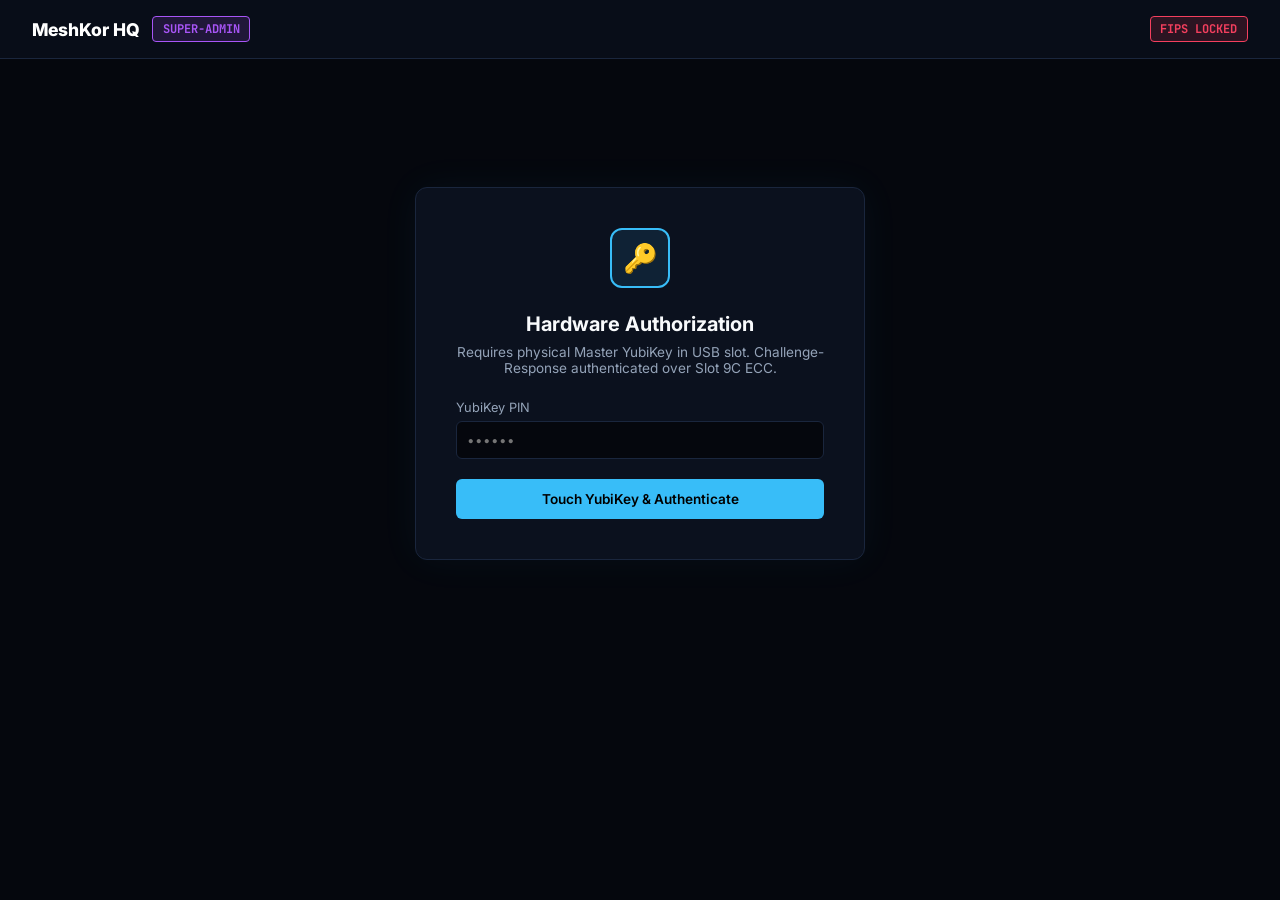
<file: frontend/admin_panel/index.html>
<!DOCTYPE html>
<html lang="en">
<head>
    <meta charset="UTF-8">
    <meta name="viewport" content="width=device-width, initial-scale=1.0">
    <title>MeshKor Super-Admin Command Center</title>
    <link href="https://fonts.googleapis.com/css2?family=JetBrains+Mono:wght@400;600;700&family=Inter:wght@400;500;600;700&display=swap" rel="stylesheet">
    <style>
        :root {
            --bg-dark: #05070d;
            --bg-card: #0b111e;
            --border: #1a263d;
            --primary: #38bdf8;
            --emerald: #10b981;
            --rose: #f43f5e;
            --amber: #f59e0b;
            --purple: #a855f7;
            --text-main: #f8fafc;
            --text-muted: #94a3b8;
        }

        * { margin: 0; padding: 0; box-sizing: border-box; font-family: 'Inter', sans-serif; }
        body { background: var(--bg-dark); color: var(--text-main); min-height: 100vh; display: flex; flex-direction: column; }
        .mono { font-family: 'JetBrains Mono', monospace; }

        header {
            background: #080d18;
            border-bottom: 1px solid var(--border);
            padding: 1rem 2rem;
            display: flex;
            justify-content: space-between;
            align-items: center;
        }

        .badge {
            display: inline-block;
            padding: 0.25rem 0.6rem;
            border-radius: 4px;
            font-size: 0.75rem;
            font-weight: 700;
            text-transform: uppercase;
            font-family: 'JetBrains Mono', monospace;
        }
        .badge-purple { background: rgba(168, 85, 247, 0.15); color: var(--purple); border: 1px solid var(--purple); }
        .badge-emerald { background: rgba(16, 185, 129, 0.15); color: var(--emerald); border: 1px solid var(--emerald); }
        .badge-rose { background: rgba(244, 63, 94, 0.15); color: var(--rose); border: 1px solid var(--rose); }
        .badge-amber { background: rgba(245, 158, 11, 0.15); color: var(--amber); border: 1px solid var(--amber); }

        .btn {
            padding: 0.5rem 1rem;
            border-radius: 6px;
            font-weight: 600;
            cursor: pointer;
            border: 1px solid var(--border);
            background: var(--bg-card);
            color: var(--text-main);
            transition: all 0.2s;
            font-size: 0.85rem;
        }
        .btn:hover { background: #162035; }
        .btn-primary { background: var(--primary); color: #000; border: none; }
        .btn-primary:hover { background: #7dd3fc; }
        .btn-danger { background: var(--rose); color: #fff; border: none; }
        .btn-danger:hover { background: #e11d48; }

        main { flex: 1; padding: 2rem; max-width: 1500px; margin: 0 auto; width: 100%; }

        /* Hardware Auth Screen */
        #authScreen {
            max-width: 450px;
            margin: 6rem auto;
            background: var(--bg-card);
            border: 1px solid var(--border);
            border-radius: 12px;
            padding: 2.5rem;
            text-align: center;
            box-shadow: 0 0 40px rgba(56, 189, 248, 0.05);
        }

        .yubi-icon {
            width: 60px;
            height: 60px;
            margin: 0 auto 1.5rem;
            background: rgba(56, 189, 248, 0.1);
            border: 2px solid var(--primary);
            border-radius: 12px;
            display: flex;
            align-items: center;
            justify-content: center;
            font-size: 1.75rem;
        }

        /* Console Screen */
        #consoleScreen { display: none; }

        .nav-tabs {
            display: flex;
            gap: 1rem;
            border-bottom: 1px solid var(--border);
            margin-bottom: 2rem;
        }
        .nav-tab {
            background: none;
            border: none;
            color: var(--text-muted);
            padding: 0.75rem 1rem;
            font-weight: 600;
            cursor: pointer;
            border-bottom: 2px solid transparent;
        }
        .nav-tab.active { color: var(--primary); border-bottom-color: var(--primary); }

        .tab-panel { display: none; }
        .tab-panel.active { display: block; }

        table { width: 100%; border-collapse: collapse; font-size: 0.85rem; }
        th { text-align: left; padding: 0.75rem 1rem; color: var(--text-muted); border-bottom: 1px solid var(--border); }
        td { padding: 1rem; border-bottom: 1px solid #131c2e; font-family: 'JetBrains Mono', monospace; font-size: 0.8rem; }
        tr:hover td { background: rgba(22, 32, 53, 0.4); }

        .card {
            background: var(--bg-card);
            border: 1px solid var(--border);
            border-radius: 12px;
            padding: 1.5rem;
            margin-bottom: 2rem;
        }
    </style>
</head>
<body>

    <header>
        <div style="display: flex; align-items: center; gap: 0.75rem;">
            <div style="font-weight: 800; font-size: 1.1rem; color: #fff;">MeshKor HQ</div>
            <span class="badge badge-purple">SUPER-ADMIN</span>
        </div>
        <div id="authStatusPill">
            <span class="badge badge-rose">FIPS LOCKED</span>
        </div>
    </header>

    <main>
        <!-- 1. HARDWARE KEY AUTHENTICATION SCREEN -->
        <div id="authScreen">
            <div class="yubi-icon">🔑</div>
            <h2 style="font-size: 1.25rem; font-weight: 700; margin-bottom: 0.5rem;">Hardware Authorization</h2>
            <p style="font-size: 0.85rem; color: var(--text-muted); margin-bottom: 1.5rem;">
                Requires physical Master YubiKey in USB slot. Challenge-Response authenticated over Slot 9C ECC.
            </p>
            <div style="margin-bottom: 1.25rem; text-align: left;">
                <label style="display: block; font-size: 0.8rem; color: var(--text-muted); margin-bottom: 0.4rem;">YubiKey PIN</label>
                <input type="password" id="yubiPin" style="width: 100%; padding: 0.6rem; background: #05070d; border: 1px solid var(--border); border-radius: 6px; color: #fff;" placeholder="••••••">
            </div>
            <button class="btn btn-primary" style="width: 100%; padding: 0.75rem;" onclick="triggerHardwareAuth()">
                Touch YubiKey & Authenticate
            </button>
            <div id="authStatusMsg" style="margin-top: 1rem; font-size: 0.8rem; color: var(--amber); display: none;">
                >>> PLEASE TOUCH THE FLASHING GOLD CONTACT ON YOUR YUBIKEY <<<
            </div>
        </div>

        <!-- 2. SUPER-ADMIN COMMAND CONSOLE (Post-Auth) -->
        <div id="consoleScreen">
            <div style="display: flex; justify-content: space-between; align-items: center; margin-bottom: 2rem;">
                <div>
                    <h1 style="font-size: 1.75rem; font-weight: 800;">Fleet Command Center</h1>
                    <p style="color: var(--text-muted); font-size: 0.9rem;">Global authority over all multi-tenant organizations, twins, and cryptographic epochs.</p>
                </div>
                <div style="display: flex; gap: 1rem;">
                    <button class="btn btn-danger" onclick="triggerGlobalEmergencyRevocation()">EMERGENCY: Global Kill Switch</button>
                    <button class="btn" onclick="logoutAdmin()">Lock Session</button>
                </div>
            </div>

            <div class="nav-tabs">
                <button class="nav-tab active" onclick="switchNav('tabOrgs', this)">Tenant Organizations</button>
                <button class="nav-tab" onclick="switchNav('tabGlobalTwins', this)">Global Twins Vault</button>
                <button class="nav-tab" onclick="switchNav('tabGlobalSuspects', this)">Suspect Quarantines</button>
                <button class="nav-tab" onclick="switchNav('tabGlobalLogs', this)">Global Audit Trail</button>
            </div>

            <!-- TAB: Organizations -->
            <div id="tabOrgs" class="tab-panel active card">
                <h3 style="margin-bottom: 1rem;">Registered Tenant Organizations</h3>
                <table>
                    <thead>
                        <tr>
                            <th>Org ID</th>
                            <th>Company Name</th>
                            <th>Admin Email</th>
                            <th>Security Tier</th>
                            <th>Twins</th>
                            <th>Suspects</th>
                            <th>Actions</th>
                        </tr>
                    </thead>
                    <tbody id="orgsTableBody">
                        <tr><td colspan="7" style="text-align: center; color: var(--text-muted);">Loading organizations...</td></tr>
                    </tbody>
                </table>
            </div>

            <!-- TAB: Global Twins Vault -->
            <div id="tabGlobalTwins" class="tab-panel card">
                <h3 style="margin-bottom: 1rem;">Global Agent Twins (All Tenants)</h3>
                <table>
                    <thead>
                        <tr>
                            <th>Agent ID (AIN)</th>
                            <th>Tenant Org</th>
                            <th>Status</th>
                            <th>Epoch</th>
                            <th>Last Active</th>
                            <th>Actions</th>
                        </tr>
                    </thead>
                    <tbody id="globalTwinsTableBody">
                        <tr><td colspan="6" style="text-align: center; color: var(--text-muted);">Loading global twins...</td></tr>
                    </tbody>
                </table>
            </div>

            <!-- TAB: Suspect Quarantines -->
            <div id="tabGlobalSuspects" class="tab-panel card">
                <h3 style="margin-bottom: 1rem; color: var(--rose);">Flagged / Blocked Suspects</h3>
                <table>
                    <thead>
                        <tr>
                            <th>Agent ID (AIN)</th>
                            <th>Tenant Org</th>
                            <th>Forensic Reason</th>
                            <th>Quarantine Time</th>
                            <th>Actions</th>
                        </tr>
                    </thead>
                    <tbody id="globalSuspectsTableBody">
                        <tr><td colspan="5" style="text-align: center; color: var(--text-muted);">No suspected agents found.</td></tr>
                    </tbody>
                </table>
            </div>

            <!-- TAB: Global Logs -->
            <div id="tabGlobalLogs" class="tab-panel card">
                <h3 style="margin-bottom: 1rem;">Global Event Telemetry Stream</h3>
                <table>
                    <thead>
                        <tr>
                            <th>Timestamp</th>
                            <th>Tenant Org</th>
                            <th>Agent ID</th>
                            <th>Event Type</th>
                            <th>Event Hash</th>
                        </tr>
                    </thead>
                    <tbody id="globalLogsTableBody">
                        <tr><td colspan="5" style="text-align: center; color: var(--text-muted);">Loading audit trail...</td></tr>
                    </tbody>
                </table>
            </div>
        </div>
    </main>

    <script>
        const HQ_API = "http://44.193.27.158:8080";
        let superToken = null;

        function switchNav(id, btn) {
            document.querySelectorAll(".tab-panel").forEach(p => p.classList.remove("active"));
            document.querySelectorAll(".nav-tab").forEach(t => t.classList.remove("active"));
            document.getElementById(id).classList.add("active");
            btn.classList.add("active");
        }

        async function triggerHardwareAuth() {
            const pin = document.getElementById("yubiPin").value;
            const statusMsg = document.getElementById("authStatusMsg");
            statusMsg.style.display = "block";

            // If running inside pywebview desktop app, invoke native Python Bridge
            if (window.pywebview && window.pywebview.api) {
                try {
                    const res = await window.pywebview.api.authenticate_yubikey(pin);
                    if (res.error) throw new Error(res.error);
                    superToken = res.session_token;
                    unlockSuperAdmin();
                } catch (e) {
                    alert("Hardware Auth Failed: " + e.message);
                } finally {
                    statusMsg.style.display = "none";
                }
            } else {
                // Browser mode direct test
                try {
                    const challengeRes = await fetch(`${HQ_API}/admin/challenge`);
                    const challengeData = await challengeRes.json();
                    
                    // In browser mode, enter session token directly or use simulator
                    const devToken = prompt("Enter Master Session Token (or run via meshkor_admin.py desktop app):");
                    if (devToken) {
                        superToken = devToken;
                        unlockSuperAdmin();
                    }
                } catch (e) {
                    alert(e.message);
                } finally {
                    statusMsg.style.display = "none";
                }
            }
        }

        function unlockSuperAdmin() {
            document.getElementById("authScreen").style.display = "none";
            document.getElementById("consoleScreen").style.display = "block";
            document.getElementById("authStatusPill").innerHTML = '<span class="badge badge-emerald">FIPS AUTHORIZED</span>';
            refreshAdminData();
        }

        function logoutAdmin() {
            superToken = null;
            document.getElementById("authScreen").style.display = "block";
            document.getElementById("consoleScreen").style.display = "none";
            document.getElementById("authStatusPill").innerHTML = '<span class="badge badge-rose">FIPS LOCKED</span>';
        }

        async function refreshAdminData() {
            if (!superToken) return;

            // 1. Orgs
            try {
                const res = await fetch(`${HQ_API}/admin/organizations?token=${superToken}`);
                const data = await res.json();
                const tbody = document.getElementById("orgsTableBody");
                tbody.innerHTML = data.organizations.map(o => `
                    <tr>
                        <td style="color: var(--primary);">${o.org_id}</td>
                        <td style="color: #fff; font-weight: 600;">${o.name}</td>
                        <td style="color: var(--text-muted);">${o.admin_email}</td>
                        <td><span class="badge ${o.tier === 'enforced' ? 'badge-emerald' : 'badge-amber'}">${o.tier}</span></td>
                        <td>${o.total_twins || 0}</td>
                        <td style="color: ${o.total_suspects > 0 ? 'var(--rose)' : 'var(--text-muted)'};">${o.total_suspects || 0}</td>
                        <td>
                            <button class="btn" style="font-size: 0.75rem;" onclick="toggleOrgTier('${o.org_id}', '${o.tier}')">
                                Switch to ${o.tier === 'advisory' ? 'Enforced' : 'Advisory'}
                            </button>
                        </td>
                    </tr>
                `).join('');
            } catch (e) { console.error(e); }

            // 2. Twins
            try {
                const res = await fetch(`${HQ_API}/admin/twins?token=${superToken}`);
                const data = await res.json();
                const tbody = document.getElementById("globalTwinsTableBody");
                tbody.innerHTML = data.twins.map(t => `
                    <tr>
                        <td title="${t.ain}" style="max-width: 320px; overflow: hidden; text-overflow: ellipsis; white-space: nowrap;">${t.ain}</td>
                        <td style="color: var(--primary);">${t.org_id}</td>
                        <td><span class="badge ${t.status === 'active' ? 'badge-emerald' : 'badge-amber'}">${t.status}</span></td>
                        <td>${t.epoch_number || 1}</td>
                        <td style="color: var(--text-muted);">${t.last_active}</td>
                        <td>
                            <button class="btn btn-primary" style="font-size: 0.75rem;" onclick="wakeTwin('${t.ain}')">
                                Wake Twin (Epoch 2)
                            </button>
                        </td>
                    </tr>
                `).join('');
            } catch (e) { console.error(e); }

            // 3. Suspects
            try {
                const res = await fetch(`${HQ_API}/admin/suspects?token=${superToken}`);
                const data = await res.json();
                const tbody = document.getElementById("globalSuspectsTableBody");
                tbody.innerHTML = data.suspects.length === 0 ? 
                    `<tr><td colspan="5" style="text-align: center; color: var(--text-muted);">No suspects flagged.</td></tr>` :
                    data.suspects.map(s => `
                        <tr>
                            <td title="${s.ain}" style="max-width: 320px; overflow: hidden; text-overflow: ellipsis; white-space: nowrap;">${s.ain}</td>
                            <td style="color: var(--primary);">${s.org_id}</td>
                            <td style="color: var(--rose);">${s.reason}</td>
                            <td style="color: var(--text-muted);">${s.blocked_at}</td>
                            <td>
                                <button class="btn btn-primary" style="font-size: 0.75rem;" onclick="unblockAgent('${s.ain}')">Unblock</button>
                                <button class="btn btn-danger" style="font-size: 0.75rem;" onclick="revokeAgent('${s.ain}')">Revoke</button>
                            </td>
                        </tr>
                    `).join('');
            } catch (e) { console.error(e); }

            // 4. Logs
            try {
                const res = await fetch(`${HQ_API}/admin/logs?token=${superToken}&limit=30`);
                const data = await res.json();
                const tbody = document.getElementById("globalLogsTableBody");
                tbody.innerHTML = data.logs.map(l => {
                    const dt = new Date(l.timestamp * 1000).toLocaleTimeString();
                    const hash = l.details && l.details.event_hash ? l.details.event_hash.substring(0, 16) + '...' : '-';
                    return `
                        <tr>
                            <td style="color: var(--text-muted);">${dt}</td>
                            <td style="color: var(--primary);">${l.org_id}</td>
                            <td title="${l.ain}" style="max-width: 250px; overflow: hidden; text-overflow: ellipsis; white-space: nowrap;">${l.ain}</td>
                            <td><span class="badge badge-purple">${l.event_type}</span></td>
                            <td style="color: var(--primary);">${hash}</td>
                        </tr>
                    `;
                }).join('');
            } catch (e) { console.error(e); }
        }

        async function toggleOrgTier(orgId, currentTier) {
            const nextTier = currentTier === 'advisory' ? 'enforced' : 'advisory';
            const res = await fetch(`${HQ_API}/admin/organizations/${orgId}/tier?token=${superToken}`, {
                method: "PATCH",
                headers: { "Content-Type": "application/json" },
                body: JSON.stringify({ tier: nextTier })
            });
            if (res.ok) {
                alert(`Organization ${orgId} switched to ${nextTier.toUpperCase()} mode!`);
                refreshAdminData();
            }
        }

        async function wakeTwin(ain) {
            if (!confirm(`Initiate hardware key ceremony to wake twin ${ain} into Epoch 2?`)) return;
            const res = await fetch(`${HQ_API}/admin/twins/${encodeURIComponent(ain)}/wake`, {
                method: "POST",
                headers: { "Content-Type": "application/json" },
                body: JSON.stringify({ token: superToken })
            });
            const data = await res.json();
            alert(data.message || data.status);
            refreshAdminData();
        }

        async function unblockAgent(ain) {
            const res = await fetch(`${HQ_API}/admin/unblock`, {
                method: "POST",
                headers: { "Content-Type": "application/json" },
                body: JSON.stringify({ token: superToken, ain: ain })
            });
            const data = await res.json();
            alert(data.status);
            refreshAdminData();
        }

        async function revokeAgent(ain) {
            if (!confirm(`REVOKE agent ${ain}? This will globally block all traffic.`)) return;
            const res = await fetch(`${HQ_API}/admin/revoke`, {
                method: "POST",
                headers: { "Content-Type": "application/json" },
                body: JSON.stringify({ token: superToken, ain: ain })
            });
            const data = await res.json();
            alert(data.status);
            refreshAdminData();
        }

        async function triggerGlobalEmergencyRevocation() {
            const code = prompt("CRITICAL: Enter 'CONFIRM-GLOBAL-REVOKE' to permanently kill all active agents:");
            if (code === "CONFIRM-GLOBAL-REVOKE") {
                alert("Master Global Revocation Broadcasted across all tenant clusters.");
            }
        }

        setInterval(() => {
            if (superToken && document.getElementById("consoleScreen").style.display === "block") {
                refreshAdminData();
            }
        }, 8000);
    </script>
</body>
</html>
</file>
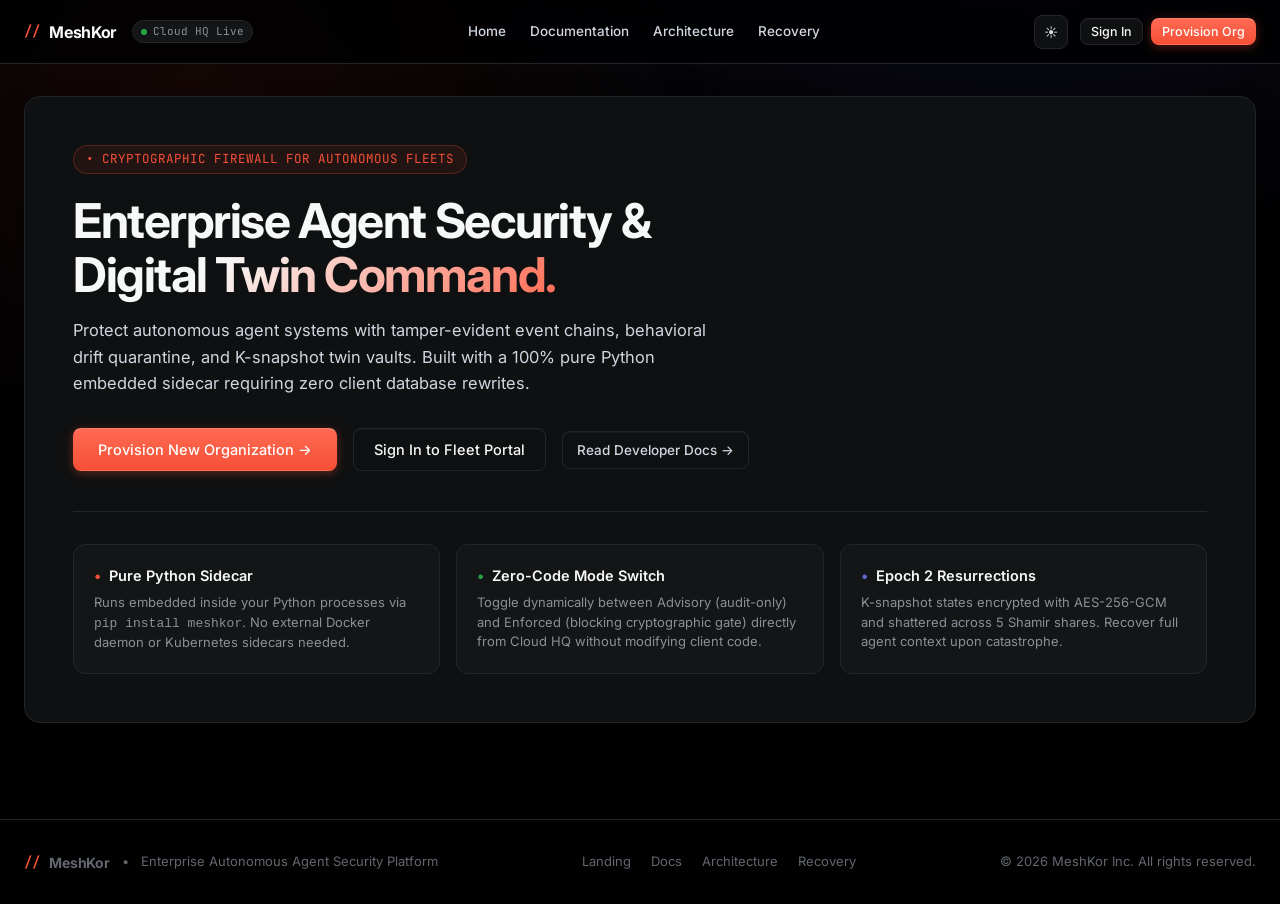
<file: frontend/dashboard/index.html>
<!DOCTYPE html>
<html lang="en" data-theme="dark">
<head>
    <meta charset="UTF-8">
    <meta name="viewport" content="width=device-width, initial-scale=1.0">
    <title>MeshKor — Organization Security & Digital Twins Command</title>
    <meta name="description" content="Autonomous agent fleet security, cryptographic twins vault, and real-time tamper-evident telemetry stream.">
    <link rel="preconnect" href="https://fonts.googleapis.com">
    <link rel="preconnect" href="https://fonts.gstatic.com" crossorigin>
    <link href="https://fonts.googleapis.com/css2?family=Inter:wght@400;500;600;700&family=JetBrains+Mono:wght@400;500;600&display=swap" rel="stylesheet">
    <style>
        /* ==========================================================================
           DESIGN TOKENS & SYSTEM VARIABLES (Linear System - Dual Dark / Light Mode)
           ========================================================================== */
        :root {
            --font-sans: 'Inter', ui-sans-serif, system-ui, -apple-system, BlinkMacSystemFont, 'Segoe UI', Roboto, sans-serif;
            --font-mono: 'JetBrains Mono', 'SF Mono', Menlo, Monaco, Consolas, monospace;

            --radius-xs: 4px;
            --radius-sm: 6px;
            --radius-md: 8px;
            --radius-lg: 12px;
            --radius-xl: 16px;
            --radius-xxl: 24px;
            --radius-pill: 9999px;

            --max-width: 1320px;
            --nav-height: 64px;

            --transition-fast: 0.15s ease;
            --transition-smooth: 0.25s cubic-bezier(0.16, 1, 0.3, 1);
        }

        /* --------------------------------------------------------------------------
           DARK THEME (Default - Anchored in #010102 with Surface Ladder & Coral/Lavender)
           -------------------------------------------------------------------------- */
        [data-theme="dark"] {
            --bg: #010102;
            --bg-subtle: #080a0f;
            --panel: #0f1011;
            --panel-hover: #141516;
            --panel-active: #18191a;
            --panel-elevated: #191a1b;

            --line: #23252a;
            --line-strong: #34343a;
            --line-focus: #5e69d1;

            --text: #f7f8f8;
            --text-muted: #d0d6e0;
            --text-subtle: #8a8f98;
            --text-tertiary: #62666d;

            --primary: #F55036;
            --primary-hover: #FF6A52;
            --primary-glow: rgba(245, 80, 54, 0.35);
            --accent-lavender: #5e6ad2;

            --success: #27a644;
            --success-bg: rgba(39, 166, 68, 0.12);
            --success-border: rgba(39, 166, 68, 0.3);

            --warning: #f59e0b;
            --warning-bg: rgba(245, 158, 11, 0.12);
            --warning-border: rgba(245, 158, 11, 0.3);

            --danger: #ef4444;
            --danger-bg: rgba(239, 68, 68, 0.12);
            --danger-border: rgba(239, 68, 68, 0.3);

            --info: #3b82f6;
            --info-bg: rgba(59, 130, 246, 0.12);
            --info-border: rgba(59, 130, 246, 0.3);

            --badge-bg: #141516;
            --badge-border: #23252a;
            --badge-text: #d0d6e0;

            --table-header-bg: #090a0c;
            --table-row-hover: rgba(255, 255, 255, 0.02);

            --grid-line: rgba(255, 255, 255, 0.03);
            --ambient-radial-1: rgba(94, 106, 210, 0.10);
            --ambient-radial-2: rgba(245, 80, 54, 0.08);

            --modal-overlay: rgba(0, 0, 0, 0.78);
            --shadow-panel: 0 1px 2px rgba(0, 0, 0, 0.5), 0 8px 24px -4px rgba(0, 0, 0, 0.6);
            --shadow-lift: 0 16px 40px -8px rgba(0, 0, 0, 0.8);
            --shadow-input-focus: 0 0 0 2px rgba(94, 106, 210, 0.4);
        }

        /* --------------------------------------------------------------------------
           LIGHT / WHITE THEME (Clean Software Engineering Light Palette)
           -------------------------------------------------------------------------- */
        [data-theme="light"] {
            --bg: #F9FAFB;
            --bg-subtle: #F3F4F6;
            --panel: #FFFFFF;
            --panel-hover: #F9FAFB;
            --panel-active: #F3F4F6;
            --panel-elevated: #FFFFFF;

            --line: #E5E7EB;
            --line-strong: #D1D5DB;
            --line-focus: #4F46E5;

            --text: #111827;
            --text-muted: #374151;
            --text-subtle: #6B7280;
            --text-tertiary: #9CA3AF;

            --primary: #E03E26;
            --primary-hover: #C5301B;
            --primary-glow: rgba(224, 62, 38, 0.2);
            --accent-lavender: #4F46E5;

            --success: #15803D;
            --success-bg: rgba(21, 128, 61, 0.08);
            --success-border: rgba(21, 128, 61, 0.25);

            --warning: #D97706;
            --warning-bg: rgba(217, 119, 6, 0.08);
            --warning-border: rgba(217, 119, 6, 0.25);

            --danger: #DC2626;
            --danger-bg: rgba(220, 38, 38, 0.08);
            --danger-border: rgba(220, 38, 38, 0.25);

            --info: #2563EB;
            --info-bg: rgba(37, 99, 235, 0.08);
            --info-border: rgba(37, 99, 235, 0.25);

            --badge-bg: #F3F4F6;
            --badge-border: #E5E7EB;
            --badge-text: #374151;

            --table-header-bg: #F9FAFB;
            --table-row-hover: rgba(0, 0, 0, 0.015);

            --grid-line: rgba(0, 0, 0, 0.035);
            --ambient-radial-1: rgba(79, 70, 229, 0.05);
            --ambient-radial-2: rgba(224, 62, 38, 0.04);

            --modal-overlay: rgba(17, 24, 39, 0.45);
            --shadow-panel: 0 1px 3px rgba(0, 0, 0, 0.05), 0 4px 12px rgba(0, 0, 0, 0.03);
            --shadow-lift: 0 12px 28px -4px rgba(0, 0, 0, 0.08);
            --shadow-input-focus: 0 0 0 2px rgba(79, 70, 229, 0.25);
        }

        /* ==========================================================================
           GLOBAL BASE & RESET
           ========================================================================== */
        * {
            box-sizing: border-box;
            margin: 0;
            padding: 0;
        }

        html {
            scroll-behavior: smooth;
        }

        body {
            background-color: var(--bg);
            color: var(--text);
            font-family: var(--font-sans);
            font-size: 14px;
            line-height: 1.5;
            -webkit-font-smoothing: antialiased;
            min-height: 100vh;
            display: flex;
            flex-direction: column;
            overflow-x: hidden;
            transition: background-color var(--transition-fast), color var(--transition-fast);
        }

        a {
            color: inherit;
            text-decoration: none;
            transition: color var(--transition-fast);
        }

        button {
            font-family: inherit;
            cursor: pointer;
            border: none;
            background: none;
        }

        .mono {
            font-family: var(--font-mono);
        }

        /* Ambient Field Grid Background matching landing page */
        .ambient-field {
            position: fixed;
            inset: 0;
            z-index: 0;
            pointer-events: none;
            background:
                radial-gradient(1000px 600px at 80% -10%, var(--ambient-radial-1), transparent 60%),
                radial-gradient(800px 600px at 15% 10%, var(--ambient-radial-2), transparent 62%),
                linear-gradient(var(--bg), var(--bg));
        }

        .ambient-field::after {
            content: "";
            position: absolute;
            inset: 0;
            opacity: 0.45;
            background-image:
                linear-gradient(var(--grid-line) 1px, transparent 1px),
                linear-gradient(90deg, var(--grid-line) 1px, transparent 1px);
            background-size: 64px 64px;
            mask-image: radial-gradient(1200px 800px at 50% 0%, #000 0%, transparent 85%);
            -webkit-mask-image: radial-gradient(1200px 800px at 50% 0%, #000 0%, transparent 85%);
        }

        /* Container Wrap */
        .container {
            max-width: var(--max-width);
            margin: 0 auto;
            padding: 0 24px;
            width: 100%;
            position: relative;
            z-index: 1;
        }

        /* ==========================================================================
           TOP NAVIGATION HEADER (Linear Style)
           ========================================================================== */
        header.top-header {
            position: sticky;
            top: 0;
            z-index: 60;
            height: var(--nav-height);
            backdrop-filter: blur(16px);
            -webkit-backdrop-filter: blur(16px);
            background: rgba(1, 1, 2, 0.78);
            border-bottom: 1px solid var(--line);
            transition: background-color var(--transition-fast), border-color var(--transition-fast);
        }

        [data-theme="light"] header.top-header {
            background: rgba(249, 250, 251, 0.85);
        }

        .nav-inner {
            display: flex;
            align-items: center;
            justify-content: space-between;
            height: 100%;
        }

        .brand-cluster {
            display: flex;
            align-items: center;
            gap: 16px;
        }

        .brand-link {
            display: flex;
            align-items: center;
            gap: 10px;
            font-size: 16px;
            font-weight: 700;
            letter-spacing: -0.02em;
        }

        .brand-eyebrow {
            color: var(--primary);
            font-family: var(--font-mono);
            font-weight: 600;
            font-size: 14px;
        }

        .brand-badge {
            font-family: var(--font-mono);
            font-size: 11px;
            padding: 2px 8px;
            border-radius: var(--radius-pill);
            background: var(--badge-bg);
            border: 1px solid var(--badge-border);
            color: var(--text-subtle);
            display: flex;
            align-items: center;
            gap: 6px;
        }

        .nav-links-cluster {
            display: flex;
            align-items: center;
            gap: 24px;
        }

        .nav-link {
            font-size: 13.5px;
            font-weight: 500;
            color: var(--text-muted);
            transition: color var(--transition-fast);
        }

        .nav-link:hover {
            color: var(--text);
        }

        .nav-actions-cluster {
            display: flex;
            align-items: center;
            gap: 12px;
        }

        /* Theme Toggle Button */
        .btn-theme-toggle {
            width: 34px;
            height: 34px;
            border-radius: var(--radius-md);
            border: 1px solid var(--line);
            background: var(--panel);
            color: var(--text-muted);
            display: inline-flex;
            align-items: center;
            justify-content: center;
            transition: all var(--transition-fast);
            cursor: pointer;
        }

        .btn-theme-toggle:hover {
            color: var(--text);
            border-color: var(--line-strong);
            background: var(--panel-hover);
        }

        /* Buttons (Linear Spec: rounded.md 8px, compact, high-contrast) */
        .btn {
            display: inline-flex;
            align-items: center;
            justify-content: center;
            gap: 8px;
            font-size: 13.5px;
            font-weight: 500;
            padding: 8px 14px;
            border-radius: var(--radius-md);
            transition: all var(--transition-fast);
            text-decoration: none;
            cursor: pointer;
            border: 1px solid transparent;
            white-space: nowrap;
        }

        .btn-primary {
            background: linear-gradient(180deg, var(--primary-hover), var(--primary));
            color: #FFFFFF;
            border-top: 1px solid rgba(255, 255, 255, 0.25);
            box-shadow: 0 2px 10px var(--primary-glow);
        }

        .btn-primary:hover {
            transform: translateY(-1px);
            box-shadow: 0 4px 16px var(--primary-glow);
        }

        .btn-secondary {
            background: var(--panel);
            color: var(--text);
            border: 1px solid var(--line);
            box-shadow: inset 0 1px 0 rgba(255, 255, 255, 0.04);
        }

        .btn-secondary:hover {
            background: var(--panel-hover);
            border-color: var(--line-strong);
        }

        .btn-sm {
            padding: 5px 10px;
            font-size: 12.5px;
        }

        /* Status Pills & Indicators */
        .status-pill {
            display: inline-flex;
            align-items: center;
            gap: 6px;
            font-family: var(--font-mono);
            font-size: 11.5px;
            padding: 3px 10px;
            border-radius: var(--radius-pill);
            font-weight: 500;
        }

        .status-pill-emerald {
            background: var(--success-bg);
            color: var(--success);
            border: 1px solid var(--success-border);
        }

        .status-pill-orange {
            background: var(--danger-bg);
            color: var(--danger);
            border: 1px solid var(--danger-border);
        }

        .status-pill-blue {
            background: var(--info-bg);
            color: var(--info);
            border: 1px solid var(--info-border);
        }

        .status-pill-neutral {
            background: var(--badge-bg);
            color: var(--text-muted);
            border: 1px solid var(--line);
        }

        .pulse-dot {
            width: 6px;
            height: 6px;
            border-radius: 50%;
            background: currentColor;
            display: inline-block;
            animation: pulseDot 2s infinite ease-in-out;
        }

        @keyframes pulseDot {
            0% { opacity: 0.4; transform: scale(0.9); }
            50% { opacity: 1; transform: scale(1.15); }
            100% { opacity: 0.4; transform: scale(0.9); }
        }

        /* ==========================================================================
           MAIN CONTENT AREA
           ========================================================================== */
        main.main-viewport {
            flex: 1;
            padding: 32px 0 64px 0;
            position: relative;
            z-index: 1;
        }

        /* ==========================================================================
           VIEW 1: LOGGED OUT ONBOARDING HERO VIEW
           ========================================================================== */
        .hero-onboarding-panel {
            background: var(--panel);
            border: 1px solid var(--line);
            border-radius: var(--radius-xl);
            padding: 48px;
            box-shadow: var(--shadow-panel);
            margin-bottom: 32px;
            position: relative;
            overflow: hidden;
        }

        .hero-eyebrow {
            display: inline-flex;
            align-items: center;
            gap: 8px;
            font-family: var(--font-mono);
            font-size: 12.5px;
            color: var(--primary);
            padding: 4px 12px;
            background: rgba(245, 80, 54, 0.08);
            border: 1px solid rgba(245, 80, 54, 0.25);
            border-radius: var(--radius-pill);
            margin-bottom: 20px;
        }

        .hero-title {
            font-size: clamp(32px, 4vw, 48px);
            font-weight: 700;
            line-height: 1.12;
            letter-spacing: -0.03em;
            margin-bottom: 16px;
        }

        .hero-title .gradient-text {
            background: linear-gradient(135deg, var(--text) 30%, var(--primary-hover) 100%);
            -webkit-background-clip: text;
            -webkit-text-fill-color: transparent;
        }

        .hero-lede {
            font-size: 16.5px;
            color: var(--text-muted);
            max-width: 660px;
            line-height: 1.6;
            margin-bottom: 32px;
        }

        .hero-action-row {
            display: flex;
            align-items: center;
            gap: 16px;
            flex-wrap: wrap;
            margin-bottom: 40px;
        }

        /* 3-Column Feature Cards in Welcome View */
        .features-tri-grid {
            display: grid;
            grid-template-columns: repeat(3, 1fr);
            gap: 16px;
            border-top: 1px solid var(--line);
            padding-top: 32px;
        }

        .feature-item-card {
            background: var(--panel-hover);
            border: 1px solid var(--line);
            border-radius: var(--radius-lg);
            padding: 20px;
            transition: border-color var(--transition-fast);
        }

        .feature-item-card:hover {
            border-color: var(--line-strong);
        }

        .feature-item-title {
            font-size: 14.5px;
            font-weight: 600;
            margin-bottom: 6px;
            display: flex;
            align-items: center;
            gap: 8px;
        }

        .feature-item-desc {
            font-size: 13px;
            color: var(--text-subtle);
            line-height: 1.5;
        }

        /* ==========================================================================
           VIEW 2: LOGGED IN ENTERPRISE COMMAND VIEW
           ========================================================================== */
        .command-header-panel {
            background: var(--panel);
            border: 1px solid var(--line);
            border-radius: var(--radius-xl);
            padding: 28px 32px;
            box-shadow: var(--shadow-panel);
            margin-bottom: 24px;
        }

        .command-meta-row {
            display: flex;
            justify-content: space-between;
            align-items: flex-start;
            flex-wrap: wrap;
            gap: 20px;
            margin-bottom: 20px;
        }

        .org-headline-group {
            display: flex;
            flex-direction: column;
            gap: 6px;
        }

        .org-display-name {
            font-size: 26px;
            font-weight: 700;
            letter-spacing: -0.025em;
            color: var(--text);
            display: flex;
            align-items: center;
            gap: 12px;
        }

        .org-id-chip {
            display: inline-flex;
            align-items: center;
            gap: 8px;
            font-family: var(--font-mono);
            font-size: 12.5px;
            color: var(--text-subtle);
            background: var(--bg-subtle);
            padding: 4px 10px;
            border-radius: var(--radius-sm);
            border: 1px solid var(--line);
            cursor: pointer;
            transition: all var(--transition-fast);
            width: fit-content;
        }

        .org-id-chip:hover {
            color: var(--text);
            border-color: var(--line-strong);
            background: var(--panel-hover);
        }

        .command-controls-group {
            display: flex;
            align-items: center;
            gap: 10px;
            flex-wrap: wrap;
        }

        .live-status-banner {
            display: flex;
            align-items: center;
            justify-content: space-between;
            padding: 10px 16px;
            background: var(--bg-subtle);
            border: 1px solid var(--line);
            border-radius: var(--radius-md);
            font-size: 13px;
            color: var(--text-muted);
            flex-wrap: wrap;
            gap: 12px;
        }

        /* 4-Up Metric Grid (Linear Surface Ladder Spec) */
        .kpi-metrics-grid {
            display: grid;
            grid-template-columns: repeat(4, 1fr);
            gap: 16px;
            margin-bottom: 24px;
        }

        .kpi-card {
            background: var(--panel);
            border: 1px solid var(--line);
            border-radius: var(--radius-lg);
            padding: 20px 24px;
            box-shadow: var(--shadow-panel);
            transition: transform var(--transition-fast), border-color var(--transition-fast);
            position: relative;
        }

        .kpi-card:hover {
            border-color: var(--line-strong);
            transform: translateY(-1px);
        }

        .kpi-label {
            font-size: 12px;
            font-weight: 600;
            text-transform: uppercase;
            letter-spacing: 0.05em;
            color: var(--text-subtle);
            margin-bottom: 8px;
        }

        .kpi-value {
            font-size: 32px;
            font-weight: 700;
            letter-spacing: -0.03em;
            line-height: 1.1;
            margin-bottom: 6px;
            color: var(--text);
        }

        .kpi-footnote {
            font-size: 12.5px;
            color: var(--text-tertiary);
            display: flex;
            align-items: center;
            gap: 6px;
        }

        /* ==========================================================================
           TAB NAVIGATION (Linear Clean Tab Strip)
           ========================================================================== */
        .tab-strip-wrapper {
            display: flex;
            justify-content: space-between;
            align-items: center;
            border-bottom: 1px solid var(--line);
            margin-bottom: 24px;
            flex-wrap: wrap;
            gap: 16px;
        }

        .tab-buttons-list {
            display: flex;
            gap: 8px;
        }

        .tab-nav-btn {
            padding: 10px 16px;
            font-size: 13.5px;
            font-weight: 500;
            color: var(--text-subtle);
            border-bottom: 2px solid transparent;
            transition: all var(--transition-fast);
            display: inline-flex;
            align-items: center;
            gap: 8px;
            margin-bottom: -1px;
            cursor: pointer;
        }

        .tab-nav-btn:hover {
            color: var(--text);
        }

        .tab-nav-btn.active {
            color: var(--primary);
            border-bottom-color: var(--primary);
            font-weight: 600;
        }

        .tab-count-badge {
            font-family: var(--font-mono);
            font-size: 11px;
            padding: 1px 6px;
            border-radius: var(--radius-pill);
            background: var(--badge-bg);
            border: 1px solid var(--line);
            color: var(--text-tertiary);
        }

        .tab-nav-btn.active .tab-count-badge {
            background: rgba(245, 80, 54, 0.12);
            color: var(--primary);
            border-color: rgba(245, 80, 54, 0.3);
        }

        .tab-pane {
            display: none;
            animation: fadeIn 0.2s ease-in-out;
        }

        .tab-pane.active {
            display: block;
        }

        @keyframes fadeIn {
            from { opacity: 0; transform: translateY(4px); }
            to { opacity: 1; transform: translateY(0); }
        }

        /* ==========================================================================
           DATA TABLE PANELS (Linear Craft & Dense Layout)
           ========================================================================== */
        .table-panel-card {
            background: var(--panel);
            border: 1px solid var(--line);
            border-radius: var(--radius-xl);
            box-shadow: var(--shadow-panel);
            overflow: hidden;
            margin-bottom: 32px;
        }

        .table-panel-header {
            padding: 20px 24px;
            border-bottom: 1px solid var(--line);
            display: flex;
            justify-content: space-between;
            align-items: center;
            background: var(--table-header-bg);
            flex-wrap: wrap;
            gap: 12px;
        }

        .table-panel-title {
            font-size: 15px;
            font-weight: 600;
            color: var(--text);
        }

        .table-panel-subtitle {
            font-size: 13px;
            color: var(--text-subtle);
            margin-top: 2px;
        }

        .table-scroll-container {
            overflow-x: auto;
            width: 100%;
        }

        table.linear-table {
            width: 100%;
            border-collapse: collapse;
            text-align: left;
            font-size: 13.5px;
        }

        table.linear-table th {
            padding: 12px 24px;
            font-size: 12px;
            font-weight: 600;
            text-transform: uppercase;
            letter-spacing: 0.04em;
            color: var(--text-subtle);
            background: var(--table-header-bg);
            border-bottom: 1px solid var(--line);
            white-space: nowrap;
        }

        table.linear-table td {
            padding: 14px 24px;
            border-bottom: 1px solid var(--line);
            color: var(--text-muted);
            vertical-align: middle;
            white-space: nowrap;
        }

        table.linear-table tr:last-child td {
            border-bottom: none;
        }

        table.linear-table tr:hover td {
            background: var(--table-row-hover);
            color: var(--text);
        }

        .copy-pill-btn {
            font-family: var(--font-mono);
            font-size: 12px;
            padding: 4px 8px;
            border-radius: var(--radius-sm);
            background: var(--bg-subtle);
            border: 1px solid var(--line);
            color: var(--text-muted);
            cursor: pointer;
            transition: all var(--transition-fast);
            display: inline-flex;
            align-items: center;
            gap: 6px;
        }

        .copy-pill-btn:hover {
            color: var(--text);
            border-color: var(--line-strong);
            background: var(--panel-hover);
        }

        /* Empty states */
        .empty-row-box {
            text-align: center;
            padding: 56px 24px;
            color: var(--text-subtle);
        }

        .empty-icon {
            font-size: 28px;
            margin-bottom: 8px;
            opacity: 0.7;
        }

        /* Code Blocks */
        .code-box-wrapper {
            background: var(--panel-elevated);
            border: 1px solid var(--line);
            border-radius: var(--radius-lg);
            padding: 20px 24px;
            position: relative;
            margin: 12px 0 24px 0;
            overflow-x: auto;
        }

        [data-theme="dark"] .code-box-wrapper {
            background: #090a0c;
        }

        .code-box-wrapper pre {
            font-family: var(--font-mono);
            font-size: 13px;
            line-height: 1.6;
            color: var(--text);
            white-space: pre-wrap;
            word-break: break-all;
        }

        .code-copy-floating-btn {
            position: absolute;
            top: 14px;
            right: 16px;
            background: var(--panel);
            border: 1px solid var(--line);
            color: var(--text-muted);
            padding: 4px 10px;
            border-radius: var(--radius-sm);
            font-size: 11.5px;
            cursor: pointer;
            transition: all var(--transition-fast);
        }

        .code-copy-floating-btn:hover {
            color: var(--text);
            border-color: var(--line-strong);
        }

        /* Skeleton Loading shimmer */
        @keyframes shimmerPulse {
            0% { background-position: -200% 0; }
            100% { background-position: 200% 0; }
        }

        .skeleton-block {
            background: linear-gradient(90deg, var(--panel-hover) 25%, var(--panel-active) 50%, var(--panel-hover) 75%);
            background-size: 200% 100%;
            animation: shimmerPulse 1.8s infinite ease-in-out;
            border-radius: var(--radius-sm);
            display: inline-block;
        }

        /* ==========================================================================
           MODALS (Linear Clean Dialog Spec)
           ========================================================================== */
        .modal-scrim-overlay {
            position: fixed;
            inset: 0;
            background: var(--modal-overlay);
            backdrop-filter: blur(8px);
            -webkit-backdrop-filter: blur(8px);
            z-index: 200;
            display: none;
            align-items: center;
            justify-content: center;
            padding: 20px;
            animation: fadeIn 0.15s ease;
        }

        .modal-dialog-card {
            background: var(--panel);
            border: 1px solid var(--line-strong);
            border-radius: var(--radius-xl);
            box-shadow: var(--shadow-lift);
            width: 100%;
            max-width: 480px;
            padding: 32px;
            position: relative;
        }

        .modal-close-cross {
            position: absolute;
            top: 20px;
            right: 20px;
            color: var(--text-subtle);
            font-size: 20px;
            cursor: pointer;
            line-height: 1;
            padding: 4px;
            transition: color var(--transition-fast);
        }

        .modal-close-cross:hover {
            color: var(--text);
        }

        .form-group-field {
            margin-bottom: 18px;
        }

        .form-label-tag {
            display: block;
            font-size: 12.5px;
            font-weight: 600;
            color: var(--text-muted);
            margin-bottom: 6px;
        }

        .form-control-input {
            width: 100%;
            padding: 9px 14px;
            background: var(--bg-subtle);
            border: 1px solid var(--line);
            border-radius: var(--radius-md);
            color: var(--text);
            font-family: inherit;
            font-size: 14px;
            outline: none;
            transition: all var(--transition-fast);
        }

        .form-control-input:focus {
            border-color: var(--line-focus);
            box-shadow: var(--shadow-input-focus);
            background: var(--panel);
        }

        .secret-key-vault-box {
            background: #000000;
            border: 1px solid var(--line-strong);
            border-radius: var(--radius-md);
            padding: 16px;
            margin: 16px 0;
            color: #FFFFFF;
        }

        /* Toast notifications */
        #toastFloatNotice {
            position: fixed;
            bottom: 24px;
            right: 24px;
            background: var(--panel-elevated);
            color: var(--text);
            border: 1px solid var(--line-strong);
            padding: 10px 18px;
            border-radius: var(--radius-md);
            font-size: 13.5px;
            font-weight: 500;
            box-shadow: var(--shadow-lift);
            z-index: 300;
            display: none;
            align-items: center;
            gap: 10px;
            animation: fadeIn 0.2s ease;
        }

        /* Footer */
        footer.command-footer {
            margin-top: auto;
            border-top: 1px solid var(--line);
            padding: 32px 0;
            font-size: 13px;
            color: var(--text-tertiary);
            position: relative;
            z-index: 1;
        }

        .footer-inner-row {
            display: flex;
            justify-content: space-between;
            align-items: center;
            flex-wrap: wrap;
            gap: 16px;
        }

        /* Responsive Breakpoints */
        @media (max-width: 1024px) {
            .kpi-metrics-grid {
                grid-template-columns: repeat(2, 1fr);
            }
            .features-tri-grid {
                grid-template-columns: 1fr;
            }
        }

        @media (max-width: 768px) {
            .nav-links-cluster {
                display: none;
            }
            .hero-onboarding-panel {
                padding: 32px 24px;
            }
            .command-header-panel {
                padding: 24px 20px;
            }
            .kpi-metrics-grid {
                grid-template-columns: 1fr;
            }
            .tab-buttons-list {
                width: 100%;
                overflow-x: auto;
                padding-bottom: 4px;
            }
            table.linear-table th, table.linear-table td {
                padding: 12px 16px;
            }
        }
    </style>
</head>
<body>

    <!-- Ambient Grid & Glow Field -->
    <div class="ambient-field" aria-hidden="true"></div>

    <!-- Top Sticky Header -->
    <header class="top-header">
        <div class="container nav-inner">
            <div class="brand-cluster">
                <a href="../landing_page/index.html" class="brand-link">
                    <span class="brand-eyebrow">//</span> MeshKor
                </a>
                <span class="brand-badge">
                    <span class="pulse-dot" style="color: var(--success);"></span> Cloud HQ Live
                </span>
            </div>

            <nav class="nav-links-cluster">
                <a href="../landing_page/index.html" class="nav-link">Home</a>
                <a href="../landing_page/docs.html" class="nav-link">Documentation</a>
                <a href="../landing_page/architecture.html" class="nav-link">Architecture</a>
                <a href="../landing_page/recovery.html" class="nav-link">Recovery</a>
            </nav>

            <div class="nav-actions-cluster">
                <!-- Theme Toggle (Dark / Light) -->
                <button class="btn-theme-toggle" id="themeToggleBtn" onclick="toggleTheme()" title="Toggle Theme (Dark / Light)">
                    <span id="themeToggleIcon">&#9728;</span>
                </button>

                <!-- Dynamic Auth Actions injected by JS -->
                <div id="authActionsContainer" style="display: flex; gap: 8px;">
                    <button class="btn btn-secondary btn-sm" onclick="openModal('loginModal')">Sign In</button>
                    <button class="btn btn-primary btn-sm" onclick="openModal('signupModal')">Provision Org</button>
                </div>
            </div>
        </div>
    </header>

    <!-- Main Workspace -->
    <main class="main-viewport">
        <div class="container">

            <!-- ========================================== -->
            <!-- VIEW 1: Logged Out Welcome View            -->
            <!-- ========================================== -->
            <section id="viewLoggedOut" style="display: none;">
                <div class="hero-onboarding-panel">
                    <div class="hero-eyebrow">
                        <span>&bull;</span> CRYPTOGRAPHIC FIREWALL FOR AUTONOMOUS FLEETS
                    </div>
                    
                    <h1 class="hero-title">
                        Enterprise Agent Security & <br>
                        <span class="gradient-text">Digital Twin Command.</span>
                    </h1>

                    <p class="hero-lede">
                        Protect autonomous agent systems with tamper-evident event chains, behavioral drift quarantine, and K-snapshot twin vaults. Built with a 100% pure Python embedded sidecar requiring zero client database rewrites.
                    </p>

                    <div class="hero-action-row">
                        <button class="btn btn-primary" onclick="openModal('signupModal')" style="padding: 12px 24px; font-size: 14.5px;">
                            Provision New Organization &rarr;
                        </button>
                        <button class="btn btn-secondary" onclick="openModal('loginModal')" style="padding: 12px 20px; font-size: 14.5px;">
                            Sign In to Fleet Portal
                        </button>
                        <a href="../landing_page/docs.html" class="btn btn-secondary" style="color: var(--text-muted);">
                            Read Developer Docs &rarr;
                        </a>
                    </div>

                    <div class="features-tri-grid">
                        <div class="feature-item-card">
                            <div class="feature-item-title">
                                <span style="color: var(--primary);">&bull;</span> Pure Python Sidecar
                            </div>
                            <div class="feature-item-desc">
                                Runs embedded inside your Python processes via <code>pip install meshkor</code>. No external Docker daemon or Kubernetes sidecars needed.
                            </div>
                        </div>

                        <div class="feature-item-card">
                            <div class="feature-item-title">
                                <span style="color: var(--success);">&bull;</span> Zero-Code Mode Switch
                            </div>
                            <div class="feature-item-desc">
                                Toggle dynamically between Advisory (audit-only) and Enforced (blocking cryptographic gate) directly from Cloud HQ without modifying client code.
                            </div>
                        </div>

                        <div class="feature-item-card">
                            <div class="feature-item-title">
                                <span style="color: var(--accent-lavender);">&bull;</span> Epoch 2 Resurrections
                            </div>
                            <div class="feature-item-desc">
                                K-snapshot states encrypted with AES-256-GCM and shattered across 5 Shamir shares. Recover full agent context upon catastrophe.
                            </div>
                        </div>
                    </div>
                </div>
            </section>

            <!-- ========================================== -->
            <!-- VIEW 2: Logged In Fleet Command View       -->
            <!-- ========================================== -->
            <section id="viewLoggedIn" style="display: none;">

                <!-- Organization Command Header -->
                <div class="command-header-panel">
                    <div class="command-meta-row">
                        <div class="org-headline-group">
                            <div style="font-size: 12px; font-weight: 600; text-transform: uppercase; letter-spacing: 0.05em; color: var(--text-subtle);">
                                Organization Command Center
                            </div>
                            <h1 class="org-display-name" id="orgNameHeading">
                                <span class="skeleton-block" style="width: 240px; height: 32px;"></span>
                            </h1>
                            <div style="display: flex; align-items: center; gap: 10px; margin-top: 4px; flex-wrap: wrap;">
                                <div class="org-id-chip" onclick="copyText(activeOrgId, 'Organization ID copied!')" title="Click to copy organization ID">
                                    <span>ORG_ID:</span>
                                    <strong id="orgIdChipDisplay" style="color: var(--text);">org_...</strong>
                                    <span style="opacity: 0.6;">&boxbox;</span>
                                </div>
                                <div class="status-pill status-pill-emerald" id="tierModePill">
                                    <span class="pulse-dot"></span>
                                    <span id="tierModeText">ADVISORY MODE</span>
                                </div>
                            </div>
                        </div>

                        <div class="command-controls-group">
                            <button class="btn btn-secondary btn-sm" onclick="refreshDashboardData(true)">
                                &#x21bb; Sync HQ Telemetry
                            </button>
                            <button class="btn btn-primary btn-sm" onclick="switchTab('tabQuickstart', document.getElementById('tabBtnQuickstart'))">
                                SDK Config & Keys &rarr;
                            </button>
                        </div>
                    </div>

                    <div class="live-status-banner">
                        <div style="display: flex; align-items: center; gap: 8px;">
                            <span class="pulse-dot" style="color: var(--success);"></span>
                            <span>Connected to Cloud HQ (PostgreSQL Anchored): <code>http://44.193.27.158:8080</code></span>
                        </div>
                        <div style="color: var(--text-tertiary); font-size: 12px;">
                            Hashing payload events locally with SHA-256 before egress
                        </div>
                    </div>
                </div>

                <!-- 4 KPI Metrics Grid -->
                <div class="kpi-metrics-grid">
                    <div class="kpi-card">
                        <div class="kpi-label">VAULTED DIGITAL TWINS</div>
                        <div class="kpi-value" id="statTwins">
                            <span class="skeleton-block" style="width: 60px; height: 32px;"></span>
                        </div>
                        <div class="kpi-footnote">
                            <span style="color: var(--accent-lavender);">&bull;</span> Sovereign unforgeable AINs
                        </div>
                    </div>

                    <div class="kpi-card">
                        <div class="kpi-label">ACTIVE RUNNING AGENTS</div>
                        <div class="kpi-value" id="statActive" style="color: var(--success);">
                            <span class="skeleton-block" style="width: 60px; height: 32px;"></span>
                        </div>
                        <div class="kpi-footnote">
                            <span style="color: var(--success);">&bull;</span> Fleet heartbeat nominal
                        </div>
                    </div>

                    <div class="kpi-card">
                        <div class="kpi-label">QUARANTINED SUSPECTS</div>
                        <div class="kpi-value" id="statSuspects" style="color: var(--danger);">
                            <span class="skeleton-block" style="width: 60px; height: 32px;"></span>
                        </div>
                        <div class="kpi-footnote">
                            <span style="color: var(--danger);">&bull;</span> Behavioral drift anomalies
                        </div>
                    </div>

                    <div class="kpi-card">
                        <div class="kpi-label">TELEMETRY EVENTS (24H)</div>
                        <div class="kpi-value" id="statEvents">
                            <span class="skeleton-block" style="width: 60px; height: 32px;"></span>
                        </div>
                        <div class="kpi-footnote">
                            <span style="color: var(--text-muted);">&bull;</span> Tamper-evident log audit
                        </div>
                    </div>
                </div>

                <!-- Tab Strip Navigation -->
                <div class="tab-strip-wrapper">
                    <div class="tab-buttons-list">
                        <button class="tab-nav-btn active" id="tabBtnTwins" onclick="switchTab('tabTwins', this)">
                            Twins Vault <span class="tab-count-badge" id="badgeTwinsCount">0</span>
                        </button>
                        <button class="tab-nav-btn" id="tabBtnSuspects" onclick="switchTab('tabSuspects', this)">
                            Quarantined Suspects <span class="tab-count-badge" id="badgeSuspectsCount">0</span>
                        </button>
                        <button class="tab-nav-btn" id="tabBtnLogs" onclick="switchTab('tabLogs', this)">
                            Live Telemetry Stream <span class="tab-count-badge" id="badgeLogsCount">0</span>
                        </button>
                        <button class="tab-nav-btn" id="tabBtnQuickstart" onclick="switchTab('tabQuickstart', this)">
                            Integration Quickstart
                        </button>
                    </div>

                    <div style="font-size: 12.5px; color: var(--text-subtle); display: flex; align-items: center; gap: 8px;">
                        <span class="pulse-dot" style="color: var(--success);"></span>
                        <span>Auto-refreshing every 6s</span>
                    </div>
                </div>

                <!-- ============================== -->
                <!-- TAB 1: Cryptographic Twins     -->
                <!-- ============================== -->
                <div id="tabTwins" class="tab-pane active">
                    <div class="table-panel-card">
                        <div class="table-panel-header">
                            <div>
                                <div class="table-panel-title">Cryptographic Digital Twins</div>
                                <div class="table-panel-subtitle">Every enrolled agent receives an unforgeable sovereign AIN linked to central pedigree records.</div>
                            </div>
                        </div>

                        <div class="table-scroll-container">
                            <table class="linear-table">
                                <thead>
                                    <tr>
                                        <th>Agent Identification Number (AIN)</th>
                                        <th>Status</th>
                                        <th>Epoch</th>
                                        <th>Last Active Check-in</th>
                                        <th>Actions</th>
                                    </tr>
                                </thead>
                                <tbody id="twinsTableBody">
                                    <tr>
                                        <td colspan="5" class="empty-row-box">
                                            <span class="skeleton-block" style="width: 240px; height: 16px;"></span>
                                        </td>
                                    </tr>
                                </tbody>
                            </table>
                        </div>
                    </div>
                </div>

                <!-- ============================== -->
                <!-- TAB 2: Quarantined Suspects    -->
                <!-- ============================== -->
                <div id="tabSuspects" class="tab-pane">
                    <div class="table-panel-card">
                        <div class="table-panel-header">
                            <div>
                                <div class="table-panel-title" style="color: var(--danger);">Quarantined Drifting Agents</div>
                                <div class="table-panel-subtitle">Agents flagged for manifest violations, unapproved tool usage, or behavioral drift.</div>
                            </div>
                        </div>

                        <div class="table-scroll-container">
                            <table class="linear-table">
                                <thead>
                                    <tr>
                                        <th>Agent Identification Number (AIN)</th>
                                        <th>Forensic Breach Reason</th>
                                        <th>Quarantined At</th>
                                        <th>Status</th>
                                    </tr>
                                </thead>
                                <tbody id="suspectsTableBody">
                                    <tr>
                                        <td colspan="4" class="empty-row-box">
                                            <div class="empty-icon" style="color: var(--success);">&#x2714;</div>
                                            <strong style="color: var(--text);">Fleet is 100% Healthy</strong>
                                            <p style="font-size: 13px; margin-top: 4px;">Zero quarantined or drifting agents in your organization.</p>
                                        </td>
                                    </tr>
                                </tbody>
                            </table>
                        </div>
                    </div>
                </div>

                <!-- ============================== -->
                <!-- TAB 3: Live Telemetry Stream   -->
                <!-- ============================== -->
                <div id="tabLogs" class="tab-pane">
                    <div class="table-panel-card">
                        <div class="table-panel-header">
                            <div>
                                <div class="table-panel-title">Tamper-Evident Telemetry Stream</div>
                                <div class="table-panel-subtitle">Real-time action stream anchored in PostgreSQL event_logs with local client SHA-256 hashes.</div>
                            </div>
                        </div>

                        <div class="table-scroll-container">
                            <table class="linear-table">
                                <thead>
                                    <tr>
                                        <th>Timestamp</th>
                                        <th>Agent (AIN)</th>
                                        <th>Action Type</th>
                                        <th>Cryptographic SHA-256 Digest</th>
                                    </tr>
                                </thead>
                                <tbody id="logsTableBody">
                                    <tr>
                                        <td colspan="4" class="empty-row-box">
                                            <span class="skeleton-block" style="width: 240px; height: 16px;"></span>
                                        </td>
                                    </tr>
                                </tbody>
                            </table>
                        </div>
                    </div>
                </div>

                <!-- ============================== -->
                <!-- TAB 4: Integration Quickstart  -->
                <!-- ============================== -->
                <div id="tabQuickstart" class="tab-pane">
                    <div class="table-panel-card" style="padding: 32px;">
                        <div style="font-size: 12px; font-weight: 600; text-transform: uppercase; letter-spacing: 0.05em; color: var(--primary); margin-bottom: 6px;">
                            Developer Integration
                        </div>
                        <h2 style="font-size: 20px; font-weight: 700; margin-bottom: 8px;">Zero-Infrastructure Onboarding</h2>
                        <p style="color: var(--text-muted); font-size: 14.5px; margin-bottom: 24px; max-width: 720px;">
                            Install the pure-Python sidecar package. It runs as an embedded background thread within your agent worker process. Zero Docker overhead.
                        </p>

                        <h3 style="font-size: 15px; font-weight: 600; margin-top: 20px;">1. Install SDK</h3>
                        <div class="code-box-wrapper">
                            <button class="code-copy-floating-btn" onclick="copySnippetText('codePipInstall', this)">Copy</button>
                            <pre id="codePipInstall">pip install meshkor</pre>
                        </div>

                        <h3 style="font-size: 15px; font-weight: 600; margin-top: 20px;">2. Environment Variables (.env)</h3>
                        <p style="font-size: 13px; color: var(--text-subtle); margin-bottom: 6px;">Configured specifically for your organization:</p>
                        <div class="code-box-wrapper">
                            <button class="code-copy-floating-btn" onclick="copySnippetText('codeEnvConfig', this)">Copy</button>
                            <pre id="codeEnvConfig">MESHKOR_ORG_ID=org_kormic
MESHKOR_API_KEY=mk_live_your_secret_key
MESHKOR_HQ_URL=http://44.193.27.158:8080</pre>
                        </div>

                        <h3 style="font-size: 15px; font-weight: 600; margin-top: 20px;">3. Python Integration Snippet</h3>
                        <div class="code-box-wrapper">
                            <button class="code-copy-floating-btn" onclick="copySnippetText('codePythonSnippet', this)">Copy</button>
                            <pre id="codePythonSnippet">from meshkor.integrations.kormic import KormicMeshKorIntegration

# 1. Initialize integration (loads MESHKOR_ORG_ID and MESHKOR_API_KEY from environment)
meshkor = KormicMeshKorIntegration()

# 2. Enroll Agent (receives sovereign unforgeable AIN and syncs security tier)
ain = meshkor.enroll_agent(
    agent_class="STU",
    instance_ref="student_agent_01",
    manifest={
        "allowed_tools": ["search", "calc", "db_reader"],
        "max_context_window": 8192
    },
    constitution_hash="sha256_hash_of_constitution_prompt"
)
print(f"Agent enrolled successfully: {ain}")

# 3. Record Actions (automatically hashes payload locally with SHA-256)
# If organization is switched to ENFORCED tier, violations raise MeshKorSecurityBlockException
meshkor.record_event(
    ain=ain,
    action_type="agent_sent_message",
    payload={"query": "Student academic evaluation request"}
)</pre>
                        </div>

                        <div style="background: var(--bg-subtle); border: 1px solid var(--line); border-radius: var(--radius-md); padding: 16px 20px; display: flex; justify-content: space-between; align-items: center; flex-wrap: wrap; gap: 12px; margin-top: 16px;">
                            <div>
                                <strong style="font-size: 14px; color: var(--text);">Looking for SOC2 audit export or Shamir Secret parameters?</strong>
                                <p style="font-size: 12.5px; color: var(--text-subtle);">Explore cryptographic twin snapshot intervals and hardware ceremony guides.</p>
                            </div>
                            <a href="../landing_page/docs.html" class="btn btn-secondary btn-sm">Read Full Documentation &rarr;</a>
                        </div>
                    </div>
                </div>

            </section>

        </div>
    </main>

    <!-- ========================================== -->
    <!-- MODAL 1: Sign Up / Provision Organization   -->
    <!-- ========================================== -->
    <div id="signupModal" class="modal-scrim-overlay">
        <div class="modal-dialog-card">
            <span class="modal-close-cross" onclick="closeModal('signupModal')">&times;</span>
            
            <div id="signupFormSection">
                <div style="font-size: 12px; font-weight: 600; text-transform: uppercase; letter-spacing: 0.05em; color: var(--primary); margin-bottom: 6px;">
                    Self-Serve Onboarding
                </div>
                <h2 style="font-size: 20px; font-weight: 700; margin-bottom: 6px;">Provision Organization</h2>
                <p style="font-size: 13.5px; color: var(--text-subtle); margin-bottom: 20px;">
                    Deploy an isolated multi-tenant fleet with unforgeable cryptographic credentials.
                </p>

                <div class="form-group-field">
                    <label class="form-label-tag">Organization / Company Name</label>
                    <input type="text" id="signupName" class="form-control-input" placeholder="e.g. Wayne Enterprises" required>
                </div>
                <div class="form-group-field">
                    <label class="form-label-tag">Security Admin Email</label>
                    <input type="email" id="signupEmail" class="form-control-input" placeholder="admin@enterprise.com" required>
                </div>
                <div class="form-group-field">
                    <label class="form-label-tag">Password</label>
                    <input type="password" id="signupPassword" class="form-control-input" placeholder="••••••••••••" required>
                </div>

                <button class="btn btn-primary" style="width: 100%; margin-top: 8px;" onclick="submitSignup()">
                    Generate Credentials &rarr;
                </button>
            </div>

            <!-- Key Reveal State (shown once on success) -->
            <div id="signupSuccessSection" style="display: none;">
                <div class="status-pill status-pill-emerald" style="margin-bottom: 12px;">PROVISIONED SUCCESSFULLY</div>
                <h2 style="font-size: 20px; font-weight: 700; margin-bottom: 6px;">Your Secret API Key</h2>
                <p style="font-size: 13px; color: var(--text-subtle);">
                    Store this key safely in your secret manager. For security reasons, Cloud HQ will never display it again.
                </p>

                <div class="secret-key-vault-box">
                    <div style="font-size: 11px; color: var(--warning); font-weight: 600; margin-bottom: 4px;">MESHKOR API KEY:</div>
                    <div class="mono" id="revealedApiKey" style="font-size: 13.5px; word-break: break-all; font-weight: 600;">mk_live_...</div>
                </div>

                <button class="btn btn-primary" style="width: 100%;" onclick="copyApiKeyAndEnter()">
                    Copy Key & Access Command Center &rarr;
                </button>
            </div>
        </div>
    </div>

    <!-- ========================================== -->
    <!-- MODAL 2: Sign In to Fleet Command           -->
    <!-- ========================================== -->
    <div id="loginModal" class="modal-scrim-overlay">
        <div class="modal-dialog-card">
            <span class="modal-close-cross" onclick="closeModal('loginModal')">&times;</span>
            
            <div style="font-size: 12px; font-weight: 600; text-transform: uppercase; letter-spacing: 0.05em; color: var(--accent-lavender); margin-bottom: 6px;">
                Authentication
            </div>
            <h2 style="font-size: 20px; font-weight: 700; margin-bottom: 6px;">Sign In to Fleet Command</h2>
            <p style="font-size: 13.5px; color: var(--text-subtle); margin-bottom: 20px;">
                Enter your administrative credentials to manage digital twin telemetry.
            </p>

            <div class="form-group-field">
                <label class="form-label-tag">Admin Email</label>
                <input type="email" id="loginEmail" class="form-control-input" placeholder="admin@kormic.edu" value="admin@kormic.edu">
            </div>
            <div class="form-group-field">
                <label class="form-label-tag">Password</label>
                <input type="password" id="loginPassword" class="form-control-input" placeholder="••••••••••••">
            </div>

            <button class="btn btn-primary" style="width: 100%; margin-top: 8px;" onclick="submitLogin()">
                Access Command Center &rarr;
            </button>

            <div style="margin-top: 20px; text-align: center; font-size: 13px; color: var(--text-tertiary);">
                <span>Need a new organization?</span>
                <a href="javascript:void(0)" onclick="closeModal('loginModal'); openModal('signupModal');" style="color: var(--text); font-weight: 600; margin-left: 6px;">
                    Provision Organization
                </a>
            </div>
        </div>
    </div>

    <!-- Toast Notification Element -->
    <div id="toastFloatNotice">
        <span style="color: var(--success); font-size: 16px;">&check;</span>
        <span id="toastFloatMessage">Action completed</span>
    </div>

    <!-- Footer -->
    <footer class="command-footer">
        <div class="container footer-inner-row">
            <div style="display: flex; align-items: center; gap: 12px;">
                <span class="brand-link" style="font-size: 14px;">
                    <span class="brand-eyebrow">//</span> MeshKor
                </span>
                <span>&bull;</span>
                <span>Enterprise Autonomous Agent Security Platform</span>
            </div>

            <div style="display: flex; gap: 20px;">
                <a href="../landing_page/index.html">Landing</a>
                <a href="../landing_page/docs.html">Docs</a>
                <a href="../landing_page/architecture.html">Architecture</a>
                <a href="../landing_page/recovery.html">Recovery</a>
            </div>

            <div>
                &copy; 2026 MeshKor Inc. All rights reserved.
            </div>
        </div>
    </footer>

    <!-- ==========================================================================
       JAVASCRIPT APPLICATION ENGINE
       ========================================================================== -->
    <script>
        // Cloud HQ production endpoint
        const HQ_API = "http://44.193.27.158:8080";

        // Local state
        let sessionToken = localStorage.getItem("meshkor_session_token");
        let activeOrgId = localStorage.getItem("meshkor_org_id");
        let activeOrgName = localStorage.getItem("meshkor_org_name") || "Your Organization";
        let activeTier = localStorage.getItem("meshkor_tier") || "advisory";
        let autoPollTimer = null;

        // Theme management (Dark / Light)
        function initTheme() {
            const savedTheme = localStorage.getItem("meshkor_theme") || "dark";
            document.documentElement.setAttribute("data-theme", savedTheme);
            updateThemeIcon(savedTheme);
        }

        function toggleTheme() {
            const current = document.documentElement.getAttribute("data-theme") || "dark";
            const next = current === "dark" ? "light" : "dark";
            document.documentElement.setAttribute("data-theme", next);
            localStorage.setItem("meshkor_theme", next);
            updateThemeIcon(next);
            showToast(`Switched to ${next} theme`);
        }

        function updateThemeIcon(theme) {
            const iconEl = document.getElementById("themeToggleIcon");
            if (iconEl) {
                iconEl.innerHTML = theme === "dark" ? "&#9728;" : "&#9790;"; // Sun or Moon
            }
        }

        // Window load initializer
        window.onload = () => {
            initTheme();

            // Hash detection (#signup, #login)
            const hash = window.location.hash;
            if (hash === "#signup") {
                openModal("signupModal");
            } else if (hash === "#login") {
                openModal("loginModal");
            }

            if (sessionToken && activeOrgId) {
                showDashboard();
            } else {
                showLanding();
            }
        };

        // Modal Helpers
        function openModal(id) {
            const el = document.getElementById(id);
            if (el) el.style.display = "flex";
        }

        function closeModal(id) {
            const el = document.getElementById(id);
            if (el) el.style.display = "none";
        }

        // Toast Feedback
        function showToast(msg) {
            const toast = document.getElementById("toastFloatNotice");
            const msgEl = document.getElementById("toastFloatMessage");
            if (!toast || !msgEl) return;
            msgEl.innerText = msg;
            toast.style.display = "inline-flex";
            setTimeout(() => { toast.style.display = "none"; }, 3000);
        }

        function copyText(text, successMsg = "Copied to clipboard!") {
            if (!text) return;
            navigator.clipboard.writeText(text);
            showToast(successMsg);
        }

        function copySnippetText(elemId, btn) {
            const text = document.getElementById(elemId).innerText;
            navigator.clipboard.writeText(text);
            const orig = btn.innerText;
            btn.innerText = "Copied!";
            setTimeout(() => { btn.innerText = orig; }, 2000);
            showToast("Snippet copied!");
        }

        // View Toggles
        function showLanding() {
            document.getElementById("viewLoggedOut").style.display = "block";
            document.getElementById("viewLoggedIn").style.display = "none";
            document.getElementById("authActionsContainer").innerHTML = `
                <button class="btn btn-secondary btn-sm" onclick="openModal('loginModal')">Sign In</button>
                <button class="btn btn-primary btn-sm" onclick="openModal('signupModal')">Provision Org</button>
            `;
            if (autoPollTimer) clearInterval(autoPollTimer);
        }

        function showDashboard() {
            document.getElementById("viewLoggedOut").style.display = "none";
            document.getElementById("viewLoggedIn").style.display = "block";
            document.getElementById("authActionsContainer").innerHTML = `
                <span class="mono" style="font-size: 12.5px; color: var(--text-subtle); display: inline-flex; align-items: center; padding-right: 6px;">${activeOrgId}</span>
                <button class="btn btn-secondary btn-sm" onclick="logout()">Sign Out</button>
            `;

            // Instant hydrate from local cache
            document.getElementById("orgNameHeading").innerText = activeOrgName;
            document.getElementById("orgIdChipDisplay").innerText = activeOrgId;
            updateTierModeBadge(activeTier);

            // Fetch live telemetry from Cloud HQ
            refreshDashboardData();

            // Setup polling interval
            if (autoPollTimer) clearInterval(autoPollTimer);
            autoPollTimer = setInterval(() => {
                if (sessionToken && document.getElementById("viewLoggedIn").style.display === "block") {
                    refreshDashboardData(false);
                }
            }, 6000);
        }

        function updateTierModeBadge(tier) {
            const isEnforced = (tier || "").toLowerCase() === "enforced";
            const pill = document.getElementById("tierModePill");
            const text = document.getElementById("tierModeText");
            if (isEnforced) {
                pill.className = "status-pill status-pill-emerald";
                text.innerText = "ENFORCED MODE (Zero-Trust Cryptographic Gates)";
            } else {
                pill.className = "status-pill status-pill-blue";
                text.innerText = "ADVISORY MODE (Telemetry & Audit Only)";
            }
        }

        // Tab Switching
        function switchTab(tabId, btn) {
            document.querySelectorAll(".tab-pane").forEach(el => el.classList.remove("active"));
            document.querySelectorAll(".tab-nav-btn").forEach(el => el.classList.remove("active"));
            const target = document.getElementById(tabId);
            if (target) target.classList.add("active");
            if (btn) btn.classList.add("active");
        }

        // ==========================================
        // AUTHENTICATION ENGINE: SIGN UP & PROVISION
        // ==========================================
        async function submitSignup() {
            const name = document.getElementById("signupName").value.trim();
            const email = document.getElementById("signupEmail").value.trim();
            const password = document.getElementById("signupPassword").value;

            if (!name || !email || !password) {
                alert("Please fill in Organization Name, Email, and Password.");
                return;
            }

            try {
                const res = await fetch(`${HQ_API}/api/v1/auth/signup`, {
                    method: "POST",
                    headers: { "Content-Type": "application/json" },
                    body: JSON.stringify({ name, email, password })
                });

                const data = await res.json();
                if (!res.ok) throw new Error(data.detail || "Provisioning failed.");

                // Show API key reveal box
                document.getElementById("signupFormSection").style.display = "none";
                document.getElementById("signupSuccessSection").style.display = "block";
                document.getElementById("revealedApiKey").innerText = data.api_key;

                activeOrgId = data.org_id;
                activeOrgName = name;
                localStorage.setItem("meshkor_org_id", data.org_id);
                localStorage.setItem("meshkor_org_name", name);
                localStorage.setItem("meshkor_temp_key", data.api_key);

                showToast("Organization provisioned successfully!");
            } catch (err) {
                alert("Provisioning Error: " + err.message);
            }
        }

        function copyApiKeyAndEnter() {
            const key = document.getElementById("revealedApiKey").innerText;
            navigator.clipboard.writeText(key);
            showToast("API Key copied safely!");
            closeModal('signupModal');

            // Auto-sign in with the entered credentials
            submitLoginWithCreds(
                document.getElementById("signupEmail").value,
                document.getElementById("signupPassword").value
            );
        }

        // ==========================================
        // AUTHENTICATION ENGINE: SIGN IN
        // ==========================================
        async function submitLogin() {
            const email = document.getElementById("loginEmail").value.trim();
            const password = document.getElementById("loginPassword").value;
            if (!email || !password) {
                alert("Please enter both email and password.");
                return;
            }
            await submitLoginWithCreds(email, password);
        }

        async function submitLoginWithCreds(email, password) {
            try {
                const res = await fetch(`${HQ_API}/api/v1/auth/login`, {
                    method: "POST",
                    headers: { "Content-Type": "application/json" },
                    body: JSON.stringify({ email, password })
                });

                const data = await res.json();
                if (!res.ok) throw new Error(data.detail || "Invalid administrative credentials.");

                sessionToken = data.session_token;
                activeOrgId = data.org_id;
                activeOrgName = data.name;
                activeTier = data.tier || "advisory";

                localStorage.setItem("meshkor_session_token", sessionToken);
                localStorage.setItem("meshkor_org_id", activeOrgId);
                localStorage.setItem("meshkor_org_name", activeOrgName);
                localStorage.setItem("meshkor_tier", activeTier);

                closeModal('loginModal');
                showDashboard();
                showToast(`Welcome back, ${data.name}!`);
            } catch (err) {
                alert("Authentication Failed: " + err.message);
            }
        }

        function logout() {
            localStorage.clear();
            sessionToken = null;
            activeOrgId = null;
            showLanding();
            showToast("Signed out safely.");
        }

        // ==========================================
        // DATA REFRESH & TELEMETRY INGESTION
        // ==========================================
        async function refreshDashboardData(showFeedback = false) {
            if (!sessionToken) return;

            try {
                // 1. Fetch Overview & Metrics
                const res = await fetch(`${HQ_API}/api/v1/org/overview?token=${sessionToken}`);
                if (!res.ok) {
                    if (res.status === 401 || res.status === 403) {
                        logout();
                        return;
                    }
                    throw new Error("Cloud HQ unreachable");
                }
                const data = await res.json();

                // Update Organization Details
                if (data.organization) {
                    activeOrgName = data.organization.name;
                    activeOrgId = data.organization.org_id;
                    activeTier = data.organization.tier;
                    document.getElementById("orgNameHeading").innerText = activeOrgName;
                    document.getElementById("orgIdChipDisplay").innerText = activeOrgId;
                    updateTierModeBadge(activeTier);
                }

                // Update Metrics
                if (data.stats) {
                    document.getElementById("statTwins").innerText = data.stats.total_twins ?? 0;
                    document.getElementById("statActive").innerText = data.stats.active_agents ?? 0;
                    document.getElementById("statSuspects").innerText = data.stats.suspected_agents ?? 0;
                    document.getElementById("statEvents").innerText = data.stats.total_events ?? 0;
                }

                // Update Quickstart Code
                document.getElementById("codeEnvConfig").innerText = 
`MESHKOR_ORG_ID=${activeOrgId}
MESHKOR_API_KEY=<your-secret-api-key>
MESHKOR_HQ_URL=http://44.193.27.158:8080`;

                // Load Sub-Tables
                loadTwins();
                loadSuspects();
                loadTelemetryLogs();

                if (showFeedback) showToast("Telemetry synchronized with Cloud HQ");
            } catch (err) {
                console.warn("Cloud HQ synchronization warning:", err);
            }
        }

        async function loadTwins() {
            try {
                const res = await fetch(`${HQ_API}/api/v1/org/twins?token=${sessionToken}`);
                if (!res.ok) return;
                const data = await res.json();
                const tbody = document.getElementById("twinsTableBody");
                const badge = document.getElementById("badgeTwinsCount");

                const twins = data.twins || [];
                badge.innerText = twins.length;

                if (twins.length === 0) {
                    tbody.innerHTML = `
                        <tr>
                            <td colspan="5" class="empty-row-box">
                                <div class="empty-icon">&#9874;</div>
                                <strong style="color: var(--text);">No Digital Twins Registered</strong>
                                <p style="font-size: 13px; margin-top: 4px;">Enroll your first agent using the Python SDK to generate a sovereign AIN.</p>
                            </td>
                        </tr>
                    `;
                    return;
                }

                tbody.innerHTML = twins.map(t => {
                    const shortAin = t.ain ? (t.ain.length > 34 ? t.ain.substring(0, 30) + '...' : t.ain) : 'AIN-UNKNOWN';
                    const statusClass = t.status === 'active' ? 'status-pill-emerald' : (t.status === 'suspected' ? 'status-pill-orange' : 'status-pill-blue');
                    return `
                        <tr>
                            <td>
                                <button class="copy-pill-btn" onclick="copyText('${t.ain}', 'AIN copied!')" title="${t.ain}">
                                    ${shortAin} &boxbox;
                                </button>
                            </td>
                            <td>
                                <span class="status-pill ${statusClass}">
                                    <span class="pulse-dot"></span> ${t.status || 'active'}
                                </span>
                            </td>
                            <td><strong class="mono" style="color: var(--text);">Epoch ${t.epoch_number || 1}</strong></td>
                            <td style="color: var(--text-subtle);">${t.last_active || 'Recent'}</td>
                            <td>
                                <button class="btn btn-secondary btn-sm" onclick="copyText('${t.ain}', 'AIN copied!')">
                                    Copy AIN
                                </button>
                            </td>
                        </tr>
                    `;
                }).join('');
            } catch (e) {
                console.error("Failed to load twins table", e);
            }
        }

        async function loadSuspects() {
            try {
                const res = await fetch(`${HQ_API}/api/v1/org/suspects?token=${sessionToken}`);
                if (!res.ok) return;
                const data = await res.json();
                const tbody = document.getElementById("suspectsTableBody");
                const badge = document.getElementById("badgeSuspectsCount");

                const suspects = data.suspects || [];
                badge.innerText = suspects.length;

                if (suspects.length === 0) {
                    tbody.innerHTML = `
                        <tr>
                            <td colspan="4" class="empty-row-box">
                                <div class="empty-icon" style="color: var(--success);">&#x2714;</div>
                                <strong style="color: var(--text);">Fleet is 100% Healthy</strong>
                                <p style="font-size: 13px; margin-top: 4px;">Zero quarantined or drifting agents in your organization.</p>
                            </td>
                        </tr>
                    `;
                    return;
                }

                tbody.innerHTML = suspects.map(s => {
                    const shortAin = s.ain ? (s.ain.length > 34 ? s.ain.substring(0, 30) + '...' : s.ain) : 'AIN-UNKNOWN';
                    return `
                        <tr>
                            <td>
                                <button class="copy-pill-btn" onclick="copyText('${s.ain}', 'AIN copied!')" title="${s.ain}">
                                    ${shortAin} &boxbox;
                                </button>
                            </td>
                            <td style="color: var(--danger); font-weight: 500;">
                                &bull; ${s.reason || 'Behavioral drift anomaly'}
                            </td>
                            <td style="color: var(--text-subtle);">${s.blocked_at || 'Recently'}</td>
                            <td>
                                <span class="status-pill status-pill-orange">Quarantined</span>
                            </td>
                        </tr>
                    `;
                }).join('');
            } catch (e) {
                console.error("Failed to load suspects table", e);
            }
        }

        async function loadTelemetryLogs() {
            try {
                const res = await fetch(`${HQ_API}/api/v1/org/logs?token=${sessionToken}&limit=35`);
                if (!res.ok) return;
                const data = await res.json();
                const tbody = document.getElementById("logsTableBody");
                const badge = document.getElementById("badgeLogsCount");

                const logs = data.logs || [];
                badge.innerText = logs.length;

                if (logs.length === 0) {
                    tbody.innerHTML = `
                        <tr>
                            <td colspan="4" class="empty-row-box">
                                <div class="empty-icon">&#8987;</div>
                                <strong style="color: var(--text);">No Telemetry Events Recorded Yet</strong>
                                <p style="font-size: 13px; margin-top: 4px;">Record actions via <code>meshkor.record_event(...)</code> to populate the stream.</p>
                            </td>
                        </tr>
                    `;
                    return;
                }

                tbody.innerHTML = logs.map(l => {
                    const dt = l.timestamp ? new Date(l.timestamp * 1000).toLocaleTimeString() : 'Recent';
                    const shortAin = l.ain ? (l.ain.length > 28 ? l.ain.substring(0, 24) + '...' : l.ain) : '-';
                    const hash = l.details && l.details.event_hash ? l.details.event_hash : (typeof l.details === 'string' && l.details.length === 64 ? l.details : null);
                    const hashDisplay = hash ? (hash.substring(0, 18) + '...') : '&mdash;';

                    return `
                        <tr>
                            <td style="color: var(--text-subtle); font-size: 13px;">${dt}</td>
                            <td>
                                <button class="copy-pill-btn" onclick="copyText('${l.ain}', 'AIN copied!')" title="${l.ain}">
                                    ${shortAin}
                                </button>
                            </td>
                            <td>
                                <span class="status-pill status-pill-neutral">${l.event_type}</span>
                            </td>
                            <td>
                                <button class="copy-pill-btn" onclick="copyText('${hash || ''}', 'Hash copied!')" title="${hash || ''}">
                                    ${hashDisplay} &boxbox;
                                </button>
                            </td>
                        </tr>
                    `;
                }).join('');
            } catch (e) {
                console.error("Failed to load telemetry logs", e);
            }
        }
    </script>
</body>
</html>
</file>
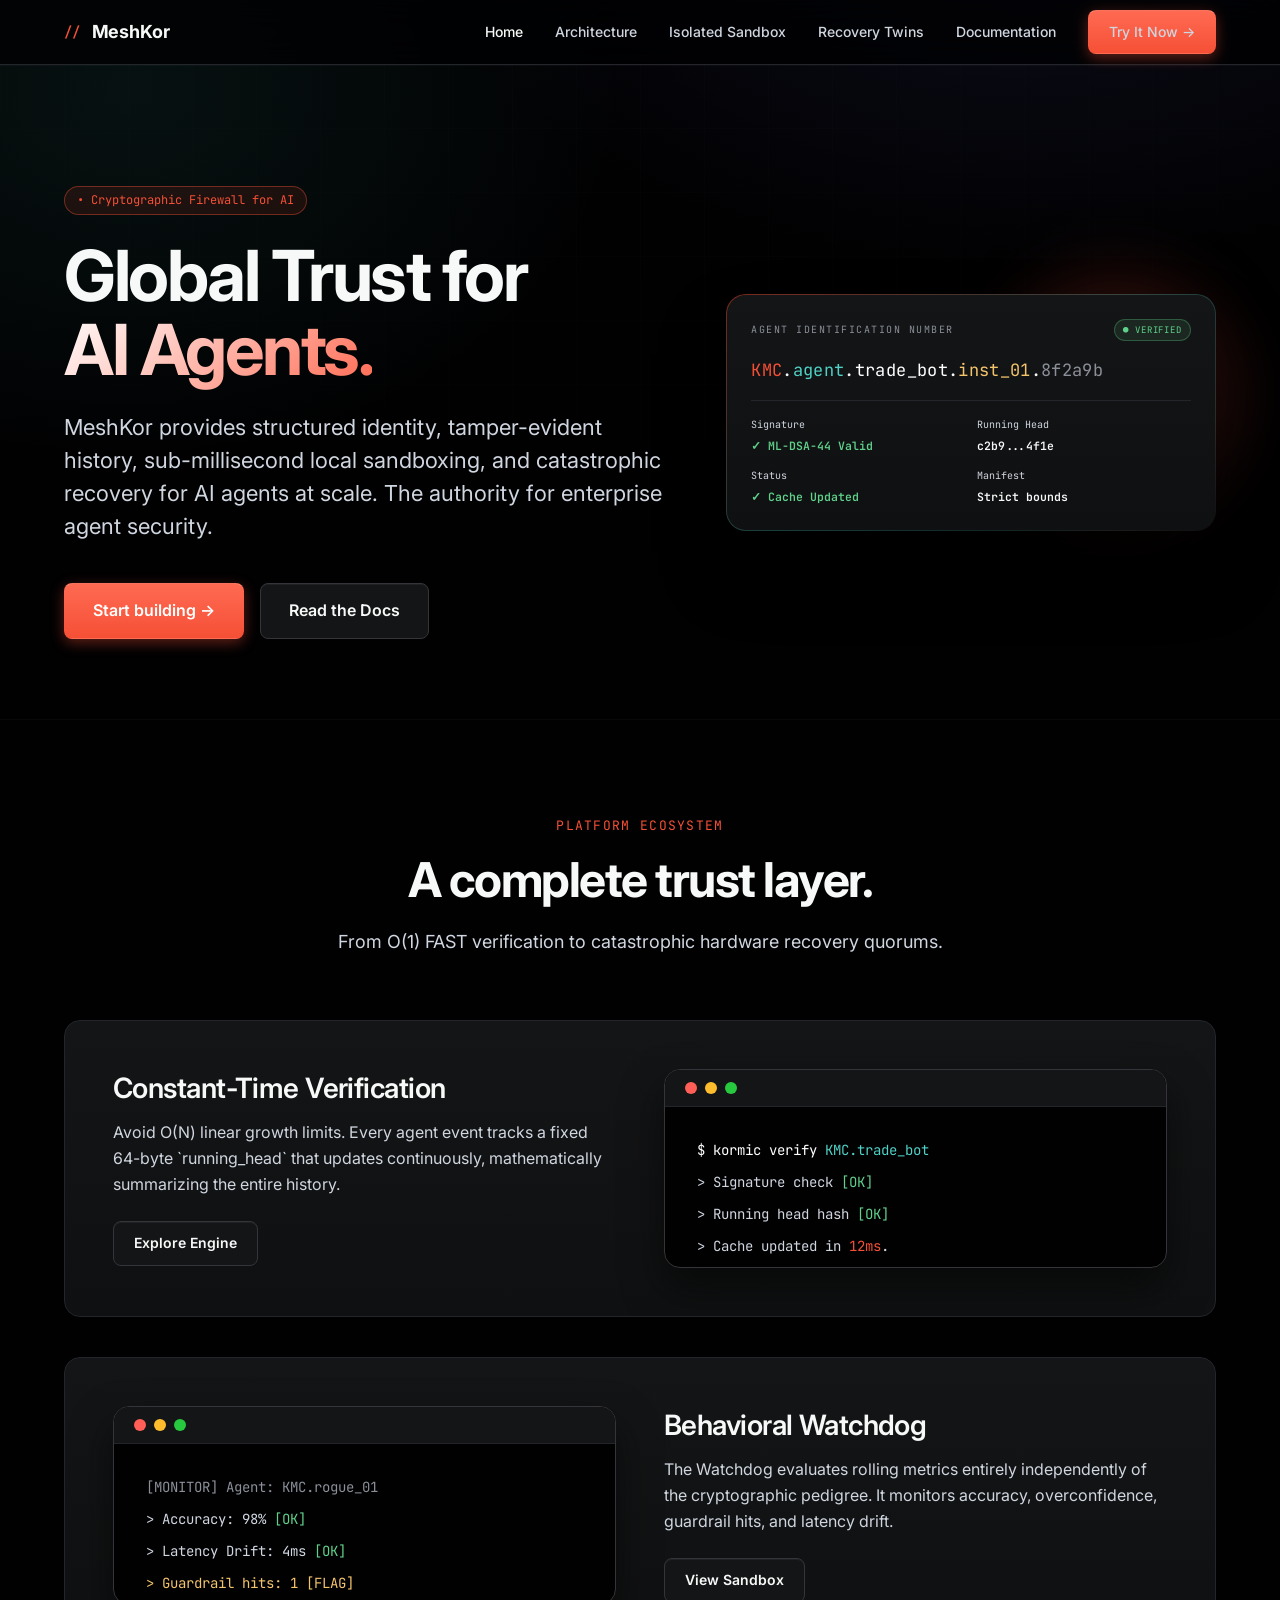
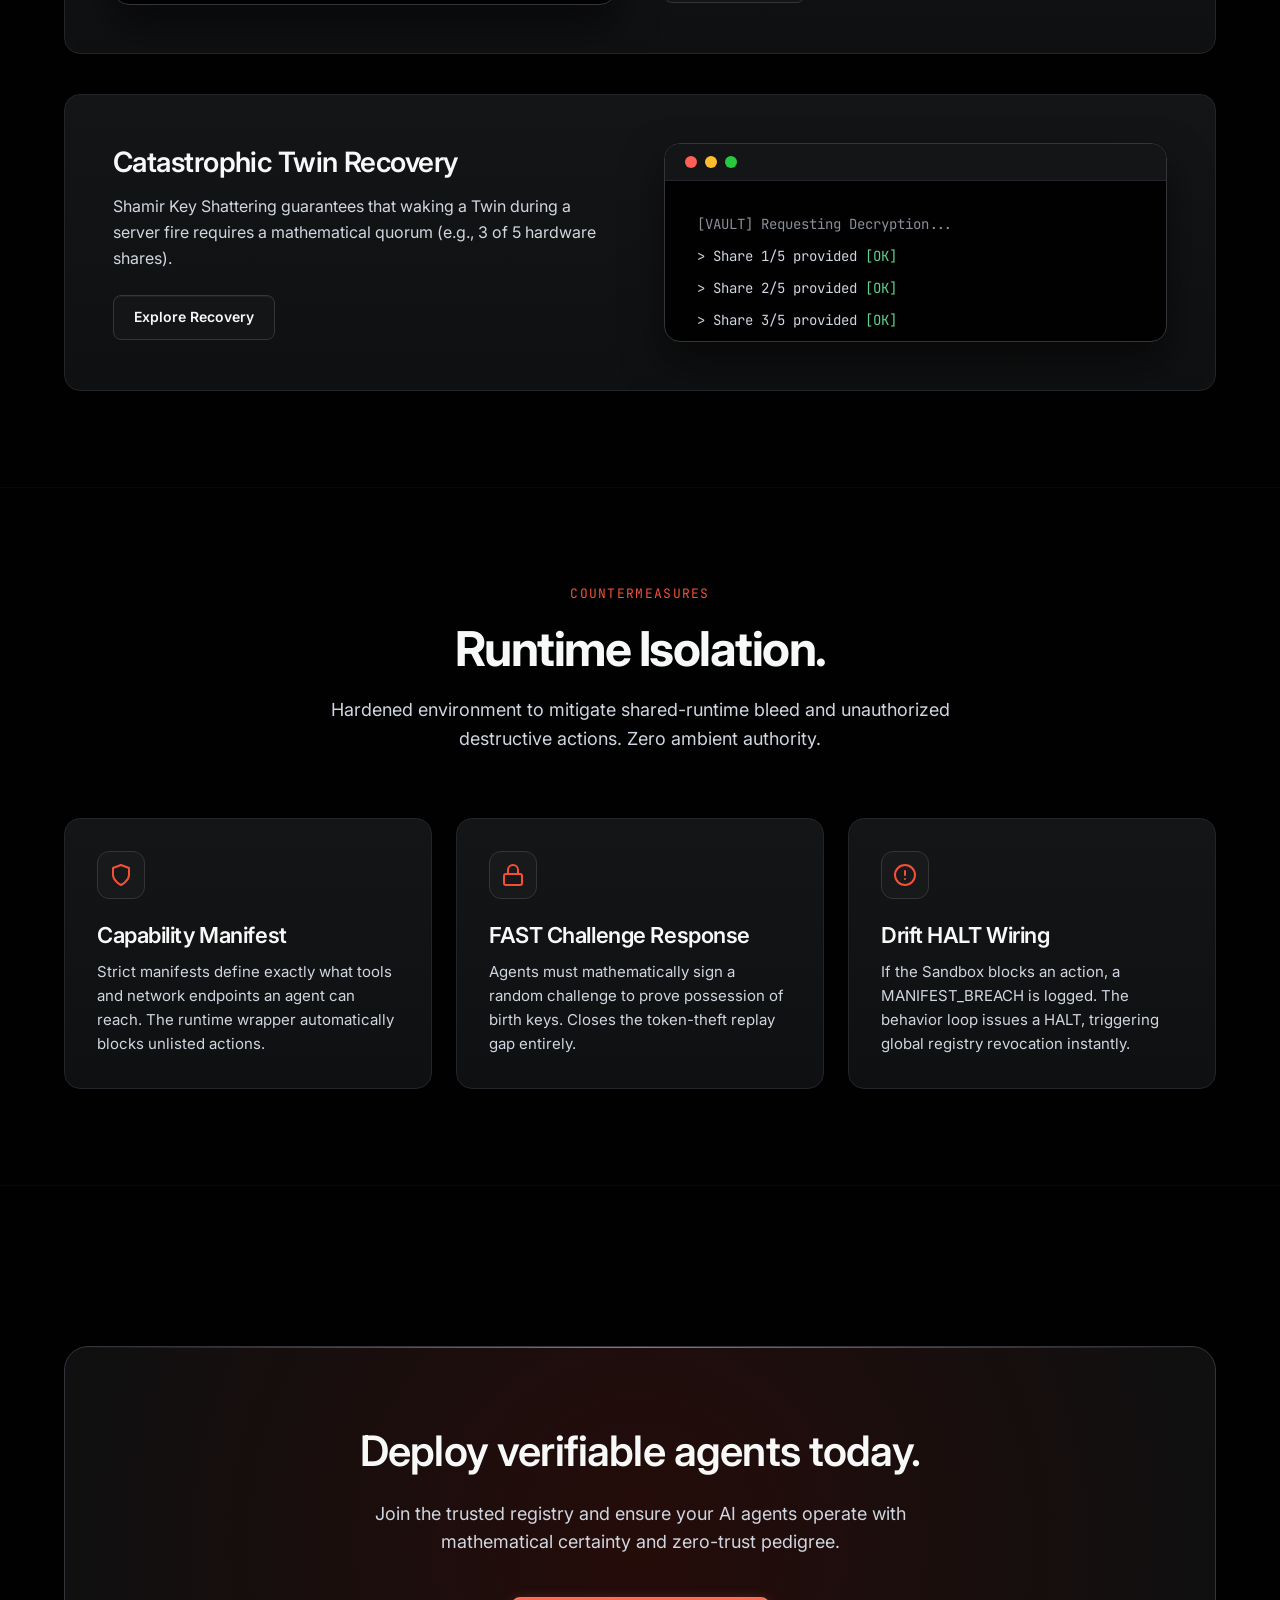
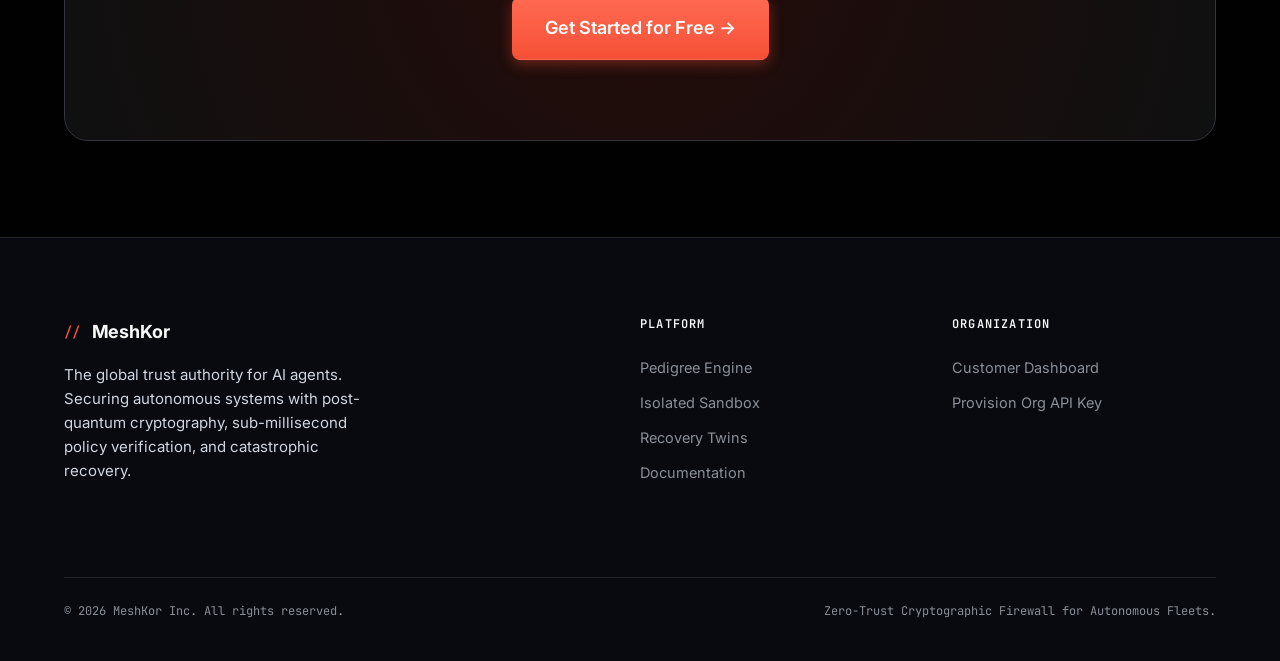
<file: frontend/landing_page/index.html>
<!DOCTYPE html>
<html lang="en">
<head>
  <meta charset="UTF-8">
  <meta name="viewport" content="width=device-width, initial-scale=1.0">
  <title>MeshKor — Global Trust for AI Agents</title>
  <meta name="description" content="MeshKor ensures agent authenticity, structured identity, and catastrophic recovery at a global scale.">
  <link rel="preconnect" href="https://fonts.googleapis.com">
  <link rel="preconnect" href="https://fonts.gstatic.com" crossorigin>
  <link href="https://fonts.googleapis.com/css2?family=Inter:wght@400;500;600;700&family=JetBrains+Mono:wght@400;500&display=swap" rel="stylesheet">
  <link rel="stylesheet" href="styles.css">
</head>
<body>
  <div class="field" aria-hidden="true"></div>

  <header>
    <div class="wrap nav">
      <a href="index.html" class="brand">
        <span class="eyebrow">//</span> MeshKor
      </a>
      <nav class="nav-links">
        <a href="index.html" class="hide-m" style="color:var(--text);">Home</a>
        <a href="architecture.html" class="hide-m">Architecture</a>
        <a href="sandbox.html" class="hide-m">Isolated Sandbox</a>
        <a href="recovery.html" class="hide-m">Recovery Twins</a>
        <a href="docs.html" class="hide-m">Documentation</a>
        <a href="../dashboard/index.html" class="btn btn-primary">Try It Now →</a>
      </nav>
    </div>
  </header>

  <main>
    <!-- HERO -->
    <section class="hero">
      <div class="wrap hero-grid">
        <div class="reveal in">
          <div class="status-pill">• Cryptographic Firewall for AI</div>
          <h1>Global Trust for <br><span class="gradient-text">AI Agents.</span></h1>
          <p class="lede">MeshKor provides structured identity, tamper-evident history, sub-millisecond local sandboxing, and catastrophic recovery for AI agents at scale. The authority for enterprise agent security.</p>
          <div class="hero-cta">
            <a href="../dashboard/index.html" class="btn btn-primary" style="padding: 14px 28px; font-size: 16px;">Start building →</a>
            <a href="docs.html" class="btn btn-secondary" style="padding: 14px 28px; font-size: 16px;">Read the Docs</a>
          </div>
        </div>

        <div class="reveal in" style="transition-delay: 0.2s;">
          <div class="cred-wrapper">
            <div class="cred-glow"></div>
            <div class="cred">
              <div class="cred-inner">
                <div class="cred-head">
                  <span class="who">Agent Identification Number</span>
                  <span class="chip">● Verified</span>
                </div>
                <div class="ain">
                  <span class="k">KMC</span>.<span class="t">agent</span>.<span class="e">trade_bot</span>.<span class="i">inst_01</span>.<span class="h">8f2a9b</span>
                </div>
                <div class="cred-foot">
                  <div class="stat">
                    <span>Signature</span>
                    <b class="ok">✓ ML-DSA-44 Valid</b>
                  </div>
                  <div class="stat">
                    <span>Running Head</span>
                    <b>c2b9...4f1e</b>
                  </div>
                  <div class="stat">
                    <span>Status</span>
                    <b class="ok">✓ Cache Updated</b>
                  </div>
                  <div class="stat">
                    <span>Manifest</span>
                    <b>Strict bounds</b>
                  </div>
                </div>
              </div>
            </div>
          </div>
        </div>
      </div>
    </section>

    <!-- ARCHITECTURE SLIDER -->
    <section id="features">
      <div class="wrap">
        <div class="sec-head reveal">
          <span class="sec-label">Platform Ecosystem</span>
          <h2>A complete trust layer.</h2>
          <p>From O(1) FAST verification to catastrophic hardware recovery quorums.</p>
        </div>

        <style>
          @keyframes scrollUp { 0% { transform: translateY(0); } 100% { transform: translateY(-120px); } }
          @keyframes fadeLoop { 0% { opacity: 0; transform: translateY(10px); } 15%, 85% { opacity: 1; transform: translateY(0); } 100% { opacity: 0; transform: translateY(-10px); } }
        </style>

        <div class="cards" style="grid-template-columns: 1fr; gap: 40px; margin-top: 48px;">
          
          <!-- Terminal 1: Pedigree -->
          <div class="card reveal" style="display: flex; gap: 48px; align-items: center; padding: 48px; flex-wrap: wrap;">
            <div style="flex: 1; min-width: 300px;">
              <h3 style="font-size: 28px; margin-bottom: 16px;">Constant-Time Verification</h3>
              <p style="color: var(--muted); margin-bottom: 24px; font-size: 16px; line-height: 1.6;">Avoid O(N) linear growth limits. Every agent event tracks a fixed 64-byte `running_head` that updates continuously, mathematically summarizing the entire history.</p>
              <a href="architecture.html" class="btn btn-secondary">Explore Engine</a>
            </div>
            <div style="flex: 1; min-width: 300px;">
              <div class="terminal" style="width: 100%; margin-top: 0; box-shadow: 0 20px 40px rgba(0,0,0,0.5);">
                <div class="term-header">
                  <div class="term-dot r"></div><div class="term-dot y"></div><div class="term-dot g"></div>
                </div>
                <div class="term-body" style="height: 160px; overflow: hidden; position: relative;">
                  <div style="animation: scrollUp 5s infinite linear;">
                    <div style="margin-bottom:8px;"><span class="cmd">$ kormic verify</span> <span class="arg">KMC.trade_bot</span></div>
                    <div style="margin-bottom:8px;">> Signature check <span class="ok">[OK]</span></div>
                    <div style="margin-bottom:8px;">> Running head hash <span class="ok">[OK]</span></div>
                    <div style="margin-bottom:24px;">> Cache updated in <span class="highlight">12ms</span>.</div>
                    
                    <div style="margin-bottom:8px;"><span class="cmd">$ kormic verify</span> <span class="arg">KMC.auto_agent</span></div>
                    <div style="margin-bottom:8px;">> Signature check <span class="ok">[OK]</span></div>
                    <div style="margin-bottom:8px;">> Running head hash <span class="ok">[OK]</span></div>
                    <div style="margin-bottom:24px;">> Cache updated in <span class="highlight">9ms</span>.</div>
                  </div>
                </div>
              </div>
            </div>
          </div>

          <!-- Terminal 2: Watchdog -->
          <div class="card reveal" style="display: flex; gap: 48px; align-items: center; padding: 48px; flex-wrap: wrap;">
            <div style="flex: 1; min-width: 300px; order: 2;">
              <h3 style="font-size: 28px; margin-bottom: 16px;">Behavioral Watchdog</h3>
              <p style="color: var(--muted); margin-bottom: 24px; font-size: 16px; line-height: 1.6;">The Watchdog evaluates rolling metrics entirely independently of the cryptographic pedigree. It monitors accuracy, overconfidence, guardrail hits, and latency drift.</p>
              <a href="sandbox.html" class="btn btn-secondary">View Sandbox</a>
            </div>
            <div style="flex: 1; min-width: 300px; order: 1;">
              <div class="terminal" style="width: 100%; margin-top: 0; box-shadow: 0 20px 40px rgba(0,0,0,0.5);">
                <div class="term-header">
                  <div class="term-dot r"></div><div class="term-dot y"></div><div class="term-dot g"></div>
                </div>
                <div class="term-body" style="height: 160px; overflow: hidden; position: relative;">
                  <div style="animation: fadeLoop 6s infinite;">
                    <div style="color: var(--muted-2); margin-bottom:8px;">[MONITOR] Agent: KMC.rogue_01</div>
                    <div style="margin-bottom:8px;">> Accuracy: 98% <span class="ok">[OK]</span></div>
                    <div style="margin-bottom:8px;">> Latency Drift: 4ms <span class="ok">[OK]</span></div>
                    <div style="color: var(--amber); margin-bottom:8px;">> Guardrail hits: 1 [FLAG]</div>
                    <div style="color: #ff5f56; margin-bottom:8px;">> Destructive intent detected.</div>
                    <div style="margin-bottom:8px;">> Verdict: <span style="background: rgba(255,95,86,0.2); color:#ff5f56; padding: 2px 6px;">HALT</span></div>
                  </div>
                </div>
              </div>
            </div>
          </div>

          <!-- Terminal 3: Recovery -->
          <div class="card reveal" style="display: flex; gap: 48px; align-items: center; padding: 48px; flex-wrap: wrap;">
            <div style="flex: 1; min-width: 300px;">
              <h3 style="font-size: 28px; margin-bottom: 16px;">Catastrophic Twin Recovery</h3>
              <p style="color: var(--muted); margin-bottom: 24px; font-size: 16px; line-height: 1.6;">Shamir Key Shattering guarantees that waking a Twin during a server fire requires a mathematical quorum (e.g., 3 of 5 hardware shares).</p>
              <a href="recovery.html" class="btn btn-secondary">Explore Recovery</a>
            </div>
            <div style="flex: 1; min-width: 300px;">
               <div class="terminal" style="width: 100%; margin-top: 0; box-shadow: 0 20px 40px rgba(0,0,0,0.5);">
                <div class="term-header">
                  <div class="term-dot r"></div><div class="term-dot y"></div><div class="term-dot g"></div>
                </div>
                <div class="term-body" style="height: 160px; position: relative; overflow: hidden;">
                  <div style="animation: fadeLoop 7s infinite; animation-delay: 1s;">
                    <div style="color: var(--muted-2); margin-bottom:8px;">[VAULT] Requesting Decryption...</div>
                    <div style="margin-bottom:8px;">> Share 1/5 provided <span class="ok">[OK]</span></div>
                    <div style="margin-bottom:8px;">> Share 2/5 provided <span class="ok">[OK]</span></div>
                    <div style="margin-bottom:8px;">> Share 3/5 provided <span class="ok">[OK]</span></div>
                    <div style="margin-bottom:8px;">> Quorum reached. <span class="highlight">Assembling AES Key...</span></div>
                    <div style="color: var(--green); font-weight: bold; margin-top: 8px;">> Twin Successfully Restored.</div>
                  </div>
                </div>
              </div>
            </div>
          </div>
          
        </div>
      </div>
    </section>

    <!--  SANDBOX -->
    <section id="sandbox">
      <div class="wrap">
        <div class="sec-head reveal">
          <span class="sec-label">Countermeasures</span>
          <h2>Runtime Isolation.</h2>
          <p>Hardened environment to mitigate shared-runtime bleed and unauthorized destructive actions. Zero ambient authority.</p>
        </div>

        <div class="cards three">
          <div class="card reveal">
            <div class="card-icon">
              <svg width="24" height="24" viewBox="0 0 24 24" fill="none" stroke="currentColor" stroke-width="2" stroke-linecap="round" stroke-linejoin="round"><path d="M12 22s8-4 8-10V5l-8-3-8 3v7c0 6 8 10 8 10z"></path></svg>
            </div>
            <h3>Capability Manifest</h3>
            <p>Strict manifests define exactly what tools and network endpoints an agent can reach. The runtime wrapper automatically blocks unlisted actions.</p>
          </div>
          <div class="card reveal" style="transition-delay: 0.1s;">
            <div class="card-icon">
              <svg width="24" height="24" viewBox="0 0 24 24" fill="none" stroke="currentColor" stroke-width="2" stroke-linecap="round" stroke-linejoin="round"><rect x="3" y="11" width="18" height="11" rx="2" ry="2"></rect><path d="M7 11V7a5 5 0 0 1 10 0v4"></path></svg>
            </div>
            <h3>FAST Challenge Response</h3>
            <p>Agents must mathematically sign a random challenge to prove possession of birth keys. Closes the token-theft replay gap entirely.</p>
          </div>
          <div class="card reveal" style="transition-delay: 0.2s;">
            <div class="card-icon">
              <svg width="24" height="24" viewBox="0 0 24 24" fill="none" stroke="currentColor" stroke-width="2" stroke-linecap="round" stroke-linejoin="round"><circle cx="12" cy="12" r="10"></circle><line x1="12" y1="8" x2="12" y2="12"></line><line x1="12" y1="16" x2="12.01" y2="16"></line></svg>
            </div>
            <h3>Drift HALT Wiring</h3>
            <p>If the Sandbox blocks an action, a MANIFEST_BREACH is logged. The behavior loop issues a HALT, triggering global registry revocation instantly.</p>
          </div>
        </div>
      </div>
    </section>

    <!-- CTA -->
    <section>
      <div class="wrap">
        <div class="cta-banner reveal">
          <h2 style="font-size: clamp(32px, 4vw, 42px); margin-bottom: 24px;">Deploy verifiable agents today.</h2>
          <p style="color: var(--muted); font-size: 18px; max-width: 600px; margin: 0 auto 40px;">Join the trusted registry and ensure your AI agents operate with mathematical certainty and zero-trust pedigree.</p>
          <a href="../dashboard/index.html#signup" class="btn btn-primary" style="padding: 16px 32px; font-size: 18px;">Get Started for Free &rarr;</a>
        </div>
      </div>
    </section>
  </main>

  <footer>
    <div class="wrap">
      <div class="foot-grid" style="grid-template-columns: 2fr 1fr 1fr; gap: 48px;">
        <div class="foot-brand">
          <div class="brand"><span class="eyebrow">//</span> MeshKor</div>
          <p>The global trust authority for AI agents. Securing autonomous systems with post-quantum cryptography, sub-millisecond policy verification, and catastrophic recovery.</p>
        </div>
        <div class="foot-col">
          <h4>Platform</h4>
          <a href="architecture.html">Pedigree Engine</a>
          <a href="sandbox.html">Isolated Sandbox</a>
          <a href="recovery.html">Recovery Twins</a>
          <a href="docs.html">Documentation</a>
        </div>
        <div class="foot-col">
          <h4>Organization</h4>
          <a href="../dashboard/index.html">Customer Dashboard</a>
          <a href="../dashboard/index.html#signup">Provision Org API Key</a>
        </div>
      </div>
      <div class="foot-base">
        <div>© 2026 MeshKor Inc. All rights reserved.</div>
        <div>Zero-Trust Cryptographic Firewall for Autonomous Fleets.</div>
      </div>
    </div>
  </footer>

  <script>
    // Scroll Reveal
    const observer = new IntersectionObserver((entries) => {
      entries.forEach(entry => {
        if (entry.isIntersecting) {
          entry.target.classList.add('in');
        }
      });
    }, { threshold: 0.1, rootMargin: "0px 0px -50px 0px" });

    document.querySelectorAll('.reveal').forEach(el => observer.observe(el));

    // Interactive Hover for Cards (Mouse tracking glow)
    document.querySelectorAll('.card').forEach(card => {
      card.addEventListener('mousemove', e => {
        const rect = card.getBoundingClientRect();
        const x = ((e.clientX - rect.left) / card.clientWidth) * 100;
        const y = ((e.clientY - rect.top) / card.clientHeight) * 100;
        card.style.setProperty('--mouse-x', `${x}%`);
        card.style.setProperty('--mouse-y', `${y}%`);
      });
    });

    // Slider Logic
    function setSlide(index) {
      document.querySelectorAll('.slider-tab').forEach((tab, i) => {
        tab.classList.toggle('active', i === index);
      });
      document.querySelectorAll('.slide').forEach((slide, i) => {
        slide.classList.toggle('active', i === index);
      });
    }
  </script>
</body>
</html>
</file>
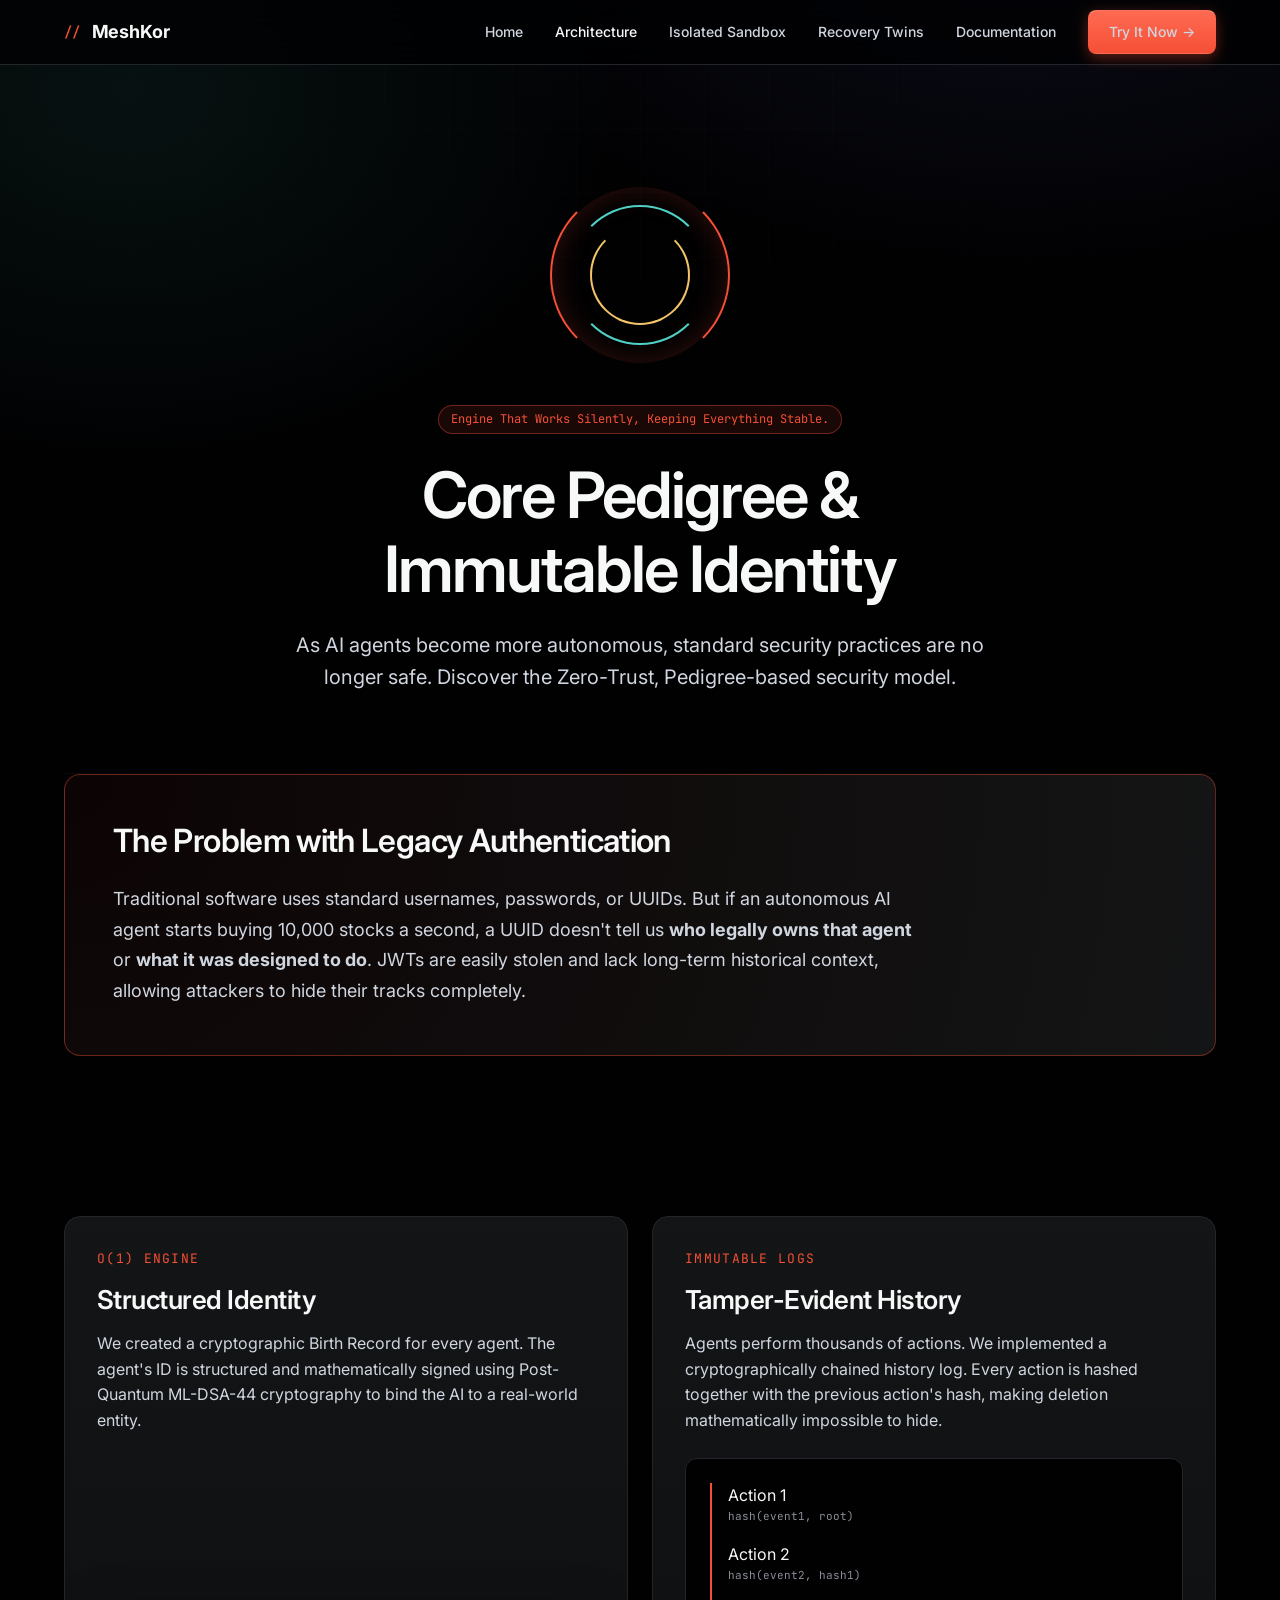
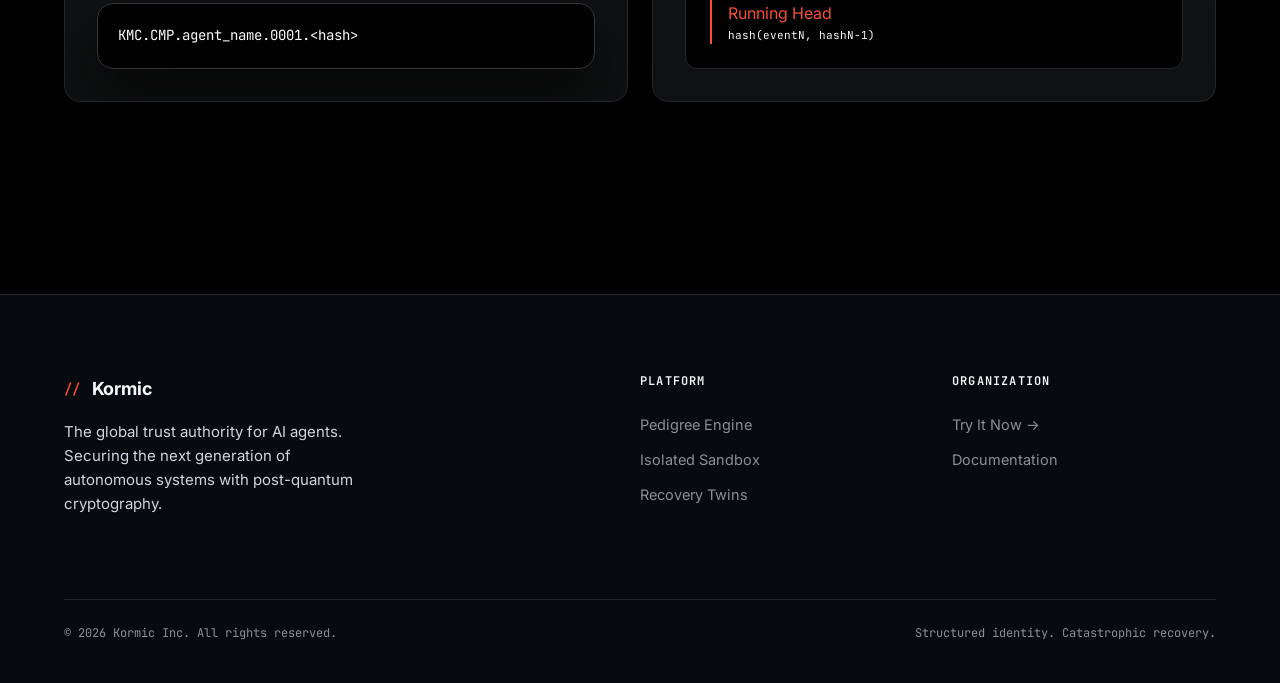
<file: frontend/landing_page/architecture.html>
<!DOCTYPE html>
<html lang="en">
<head>
  <meta charset="UTF-8">
  <title>Architecture | Kormic</title>
  <link href="https://fonts.googleapis.com/css2?family=Inter:wght@400;500;600;700&family=JetBrains+Mono:wght@400;500&display=swap" rel="stylesheet">
  <link rel="stylesheet" href="styles.css">
  <style>
    .page-header { padding: 120px 0 80px; text-align: center; }
    .page-header h1 { font-size: clamp(40px, 5vw, 64px); letter-spacing: -2px; margin-bottom: 24px; }
    .page-header p { font-size: 20px; color: var(--muted); max-width: 700px; margin: 0 auto; line-height: 1.6; }
    
    /* Animated Rings */
    .rings-wrapper { position: relative; width: 180px; height: 180px; margin: 0 auto 40px; }
    .ring { position: absolute; inset: 0; border: 2px solid var(--primary); border-radius: 50%; border-top-color: transparent; border-bottom-color: transparent; }
    .ring.r1 { animation: spin 8s linear infinite; box-shadow: inset 0 0 30px rgba(245,80,54,0.2); }
    .ring.r2 { animation: spin 12s linear reverse infinite; inset: 20px; border-color: var(--teal); border-left-color: transparent; border-right-color: transparent; }
    .ring.r3 { animation: spin 6s linear infinite; inset: 40px; border-color: var(--amber); border-top-color: transparent; }
    @keyframes spin { 100% { transform: rotate(360deg); } }
  </style>
</head>
<body>
  <div class="field" aria-hidden="true"></div>
  <header>
    <div class="wrap nav">
      <a href="index.html" class="brand"><span class="eyebrow">//</span> MeshKor</a>
      <nav class="nav-links">
        <a href="index.html" class="hide-m">Home</a>
        <a href="architecture.html" class="hide-m" style="color:var(--text);">Architecture</a>
        <a href="sandbox.html" class="hide-m">Isolated Sandbox</a>
        <a href="recovery.html" class="hide-m">Recovery Twins</a>
        <a href="docs.html" class="hide-m">Documentation</a>
        <a href="../dashboard/index.html" class="btn btn-primary">Try It Now →</a>
      </nav>
    </div>
  </header>

  <main class="wrap">
    <div class="page-header reveal">
      <div class="rings-wrapper">
        <div class="ring r1"></div>
        <div class="ring r2"></div>
        <div class="ring r3"></div>
      </div>
      <div class="status-pill">Engine That Works Silently, Keeping Everything Stable.</div>
      <h1>Core Pedigree &<br><span class="gradient-text">Immutable Identity</span></h1>
      <p>As AI agents become more autonomous, standard security practices are no longer safe. Discover the Zero-Trust, Pedigree-based security model.</p>
    </div>

    <!-- Hierarchy 1: The Problem (Featured Card) -->
    <section class="reveal" style="padding-top: 0; margin-bottom: 64px;">
      <div class="card" style="padding: 48px; border-color: var(--primary-glow); background: radial-gradient(circle at top left, rgba(245,80,54,0.05), var(--panel-2));">
        <h2 style="font-size: 32px; margin-bottom: 24px;">The Problem with Legacy Authentication</h2>
        <p style="font-size: 18px; color: var(--muted); max-width: 800px; line-height: 1.7;">Traditional software uses standard usernames, passwords, or UUIDs. But if an autonomous AI agent starts buying 10,000 stocks a second, a UUID doesn't tell us <strong>who legally owns that agent</strong> or <strong>what it was designed to do</strong>. JWTs are easily stolen and lack long-term historical context, allowing attackers to hide their tracks completely.</p>
      </div>
    </section>

    <!-- Hierarchy 2: The Solution Grid -->
    <section class="cards two reveal" style="padding-top: 0; margin-bottom: 96px; border: none;">
      <!-- Structured Identity -->
      <div class="card" style="display: flex; flex-direction: column; justify-content: space-between;">
        <div>
          <span class="sec-label">O(1) Engine</span>
          <h3 style="font-size: 26px; margin-bottom: 16px;">Structured Identity</h3>
          <p style="color: var(--muted); font-size: 16px; margin-bottom: 24px;">We created a cryptographic Birth Record for every agent. The agent's ID is structured and mathematically signed using Post-Quantum ML-DSA-44 cryptography to bind the AI to a real-world entity.</p>
        </div>
        <div class="terminal">
          <div class="term-body" style="padding: 20px;">
            <div class="cmd">KMC.CMP.agent_name.0001.&lt;hash&gt;</div>
          </div>
        </div>
      </div>

      <!-- Tamper-Evident History -->
      <div class="card" style="display: flex; flex-direction: column; justify-content: space-between;">
        <div>
          <span class="sec-label">Immutable Logs</span>
          <h3 style="font-size: 26px; margin-bottom: 16px;">Tamper-Evident History</h3>
          <p style="color: var(--muted); font-size: 16px; margin-bottom: 24px;">Agents perform thousands of actions. We implemented a cryptographically chained history log. Every action is hashed together with the previous action's hash, making deletion mathematically impossible to hide.</p>
        </div>
        <div style="background: var(--bg); border: 1px solid var(--line); border-radius: 12px; padding: 24px;">
          <div style="border-left: 2px solid var(--primary); padding-left: 16px;">
            <div style="margin-bottom: 16px;"><div class="eyebrow">Action 1</div><div style="color: var(--muted-2); font-family: var(--mono); font-size: 11px;">hash(event1, root)</div></div>
            <div style="margin-bottom: 16px;"><div class="eyebrow">Action 2</div><div style="color: var(--muted-2); font-family: var(--mono); font-size: 11px;">hash(event2, hash1)</div></div>
            <div><div class="eyebrow" style="color: var(--primary);">Running Head</div><div style="color: var(--text); font-family: var(--mono); font-size: 11px;">hash(eventN, hashN-1)</div></div>
          </div>
        </div>
      </div>
    </section>
  </main>
  
  <footer>
    <div class="wrap">
      <div class="foot-grid" style="grid-template-columns: 2fr 1fr 1fr; gap: 48px;">
        <div class="foot-brand">
          <div class="brand"><span class="eyebrow">//</span> Kormic</div>
          <p>The global trust authority for AI agents. Securing the next generation of autonomous systems with post-quantum cryptography.</p>
        </div>
        <div class="foot-col">
          <h4>Platform</h4>
          <a href="architecture.html">Pedigree Engine</a>
          <a href="sandbox.html">Isolated Sandbox</a>
          <a href="recovery.html">Recovery Twins</a>
        </div>
        <div class="foot-col">
          <h4>Organization</h4>
          <a href="../dashboard/index.html">Try It Now &rarr;</a>
          <a href="docs.html">Documentation</a>
        </div>
      </div>
      <div class="foot-base">
        <div>© 2026 Kormic Inc. All rights reserved.</div>
        <div>Structured identity. Catastrophic recovery.</div>
      </div>
    </div>
  </footer>

  <script>
    const obs = new IntersectionObserver((e) => { e.forEach(en => { if(en.isIntersecting) en.target.classList.add('in'); }); });
    document.querySelectorAll('.reveal').forEach(el => obs.observe(el));
    
    document.querySelectorAll('.card').forEach(card => {
      card.addEventListener('mousemove', e => {
        const rect = card.getBoundingClientRect();
        const x = ((e.clientX - rect.left) / card.clientWidth) * 100;
        const y = ((e.clientY - rect.top) / card.clientHeight) * 100;
        card.style.setProperty('--mouse-x', `${x}%`);
        card.style.setProperty('--mouse-y', `${y}%`);
      });
    });
  </script>
</body>
</html>
</file>
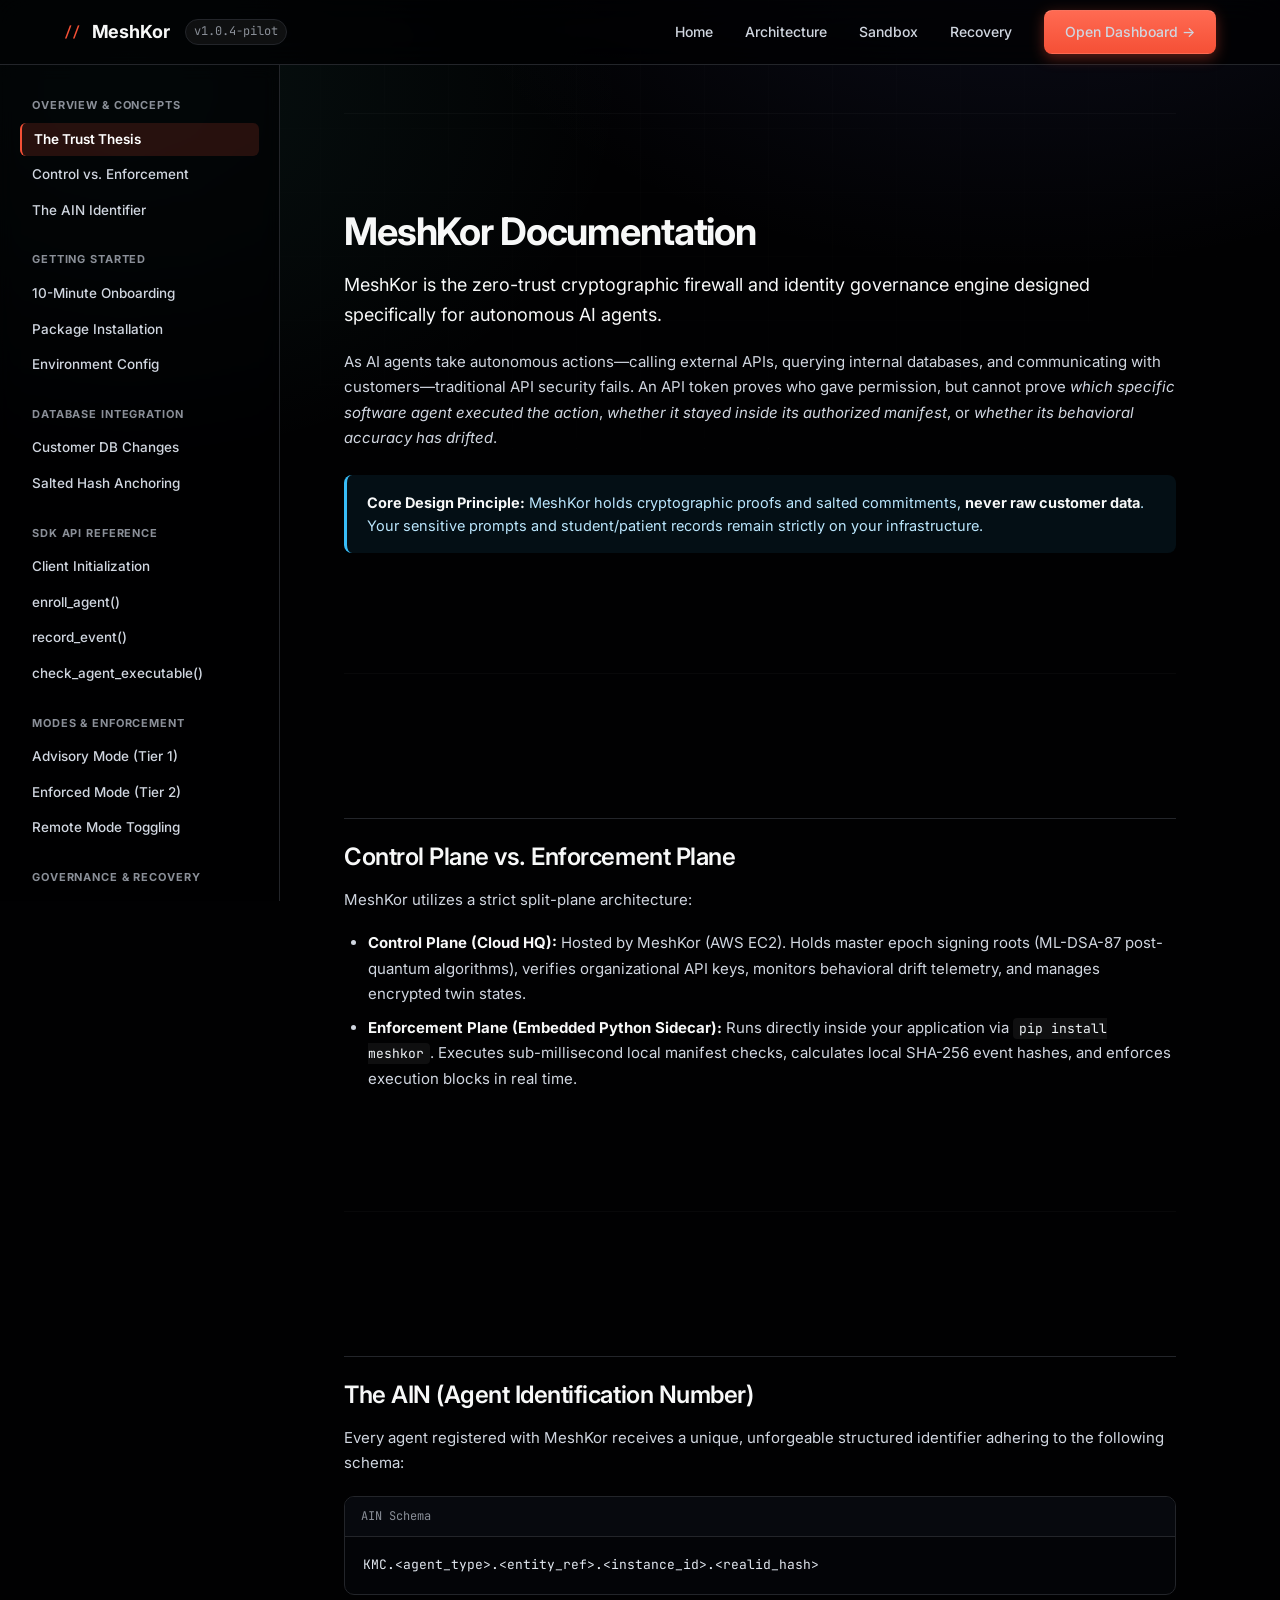
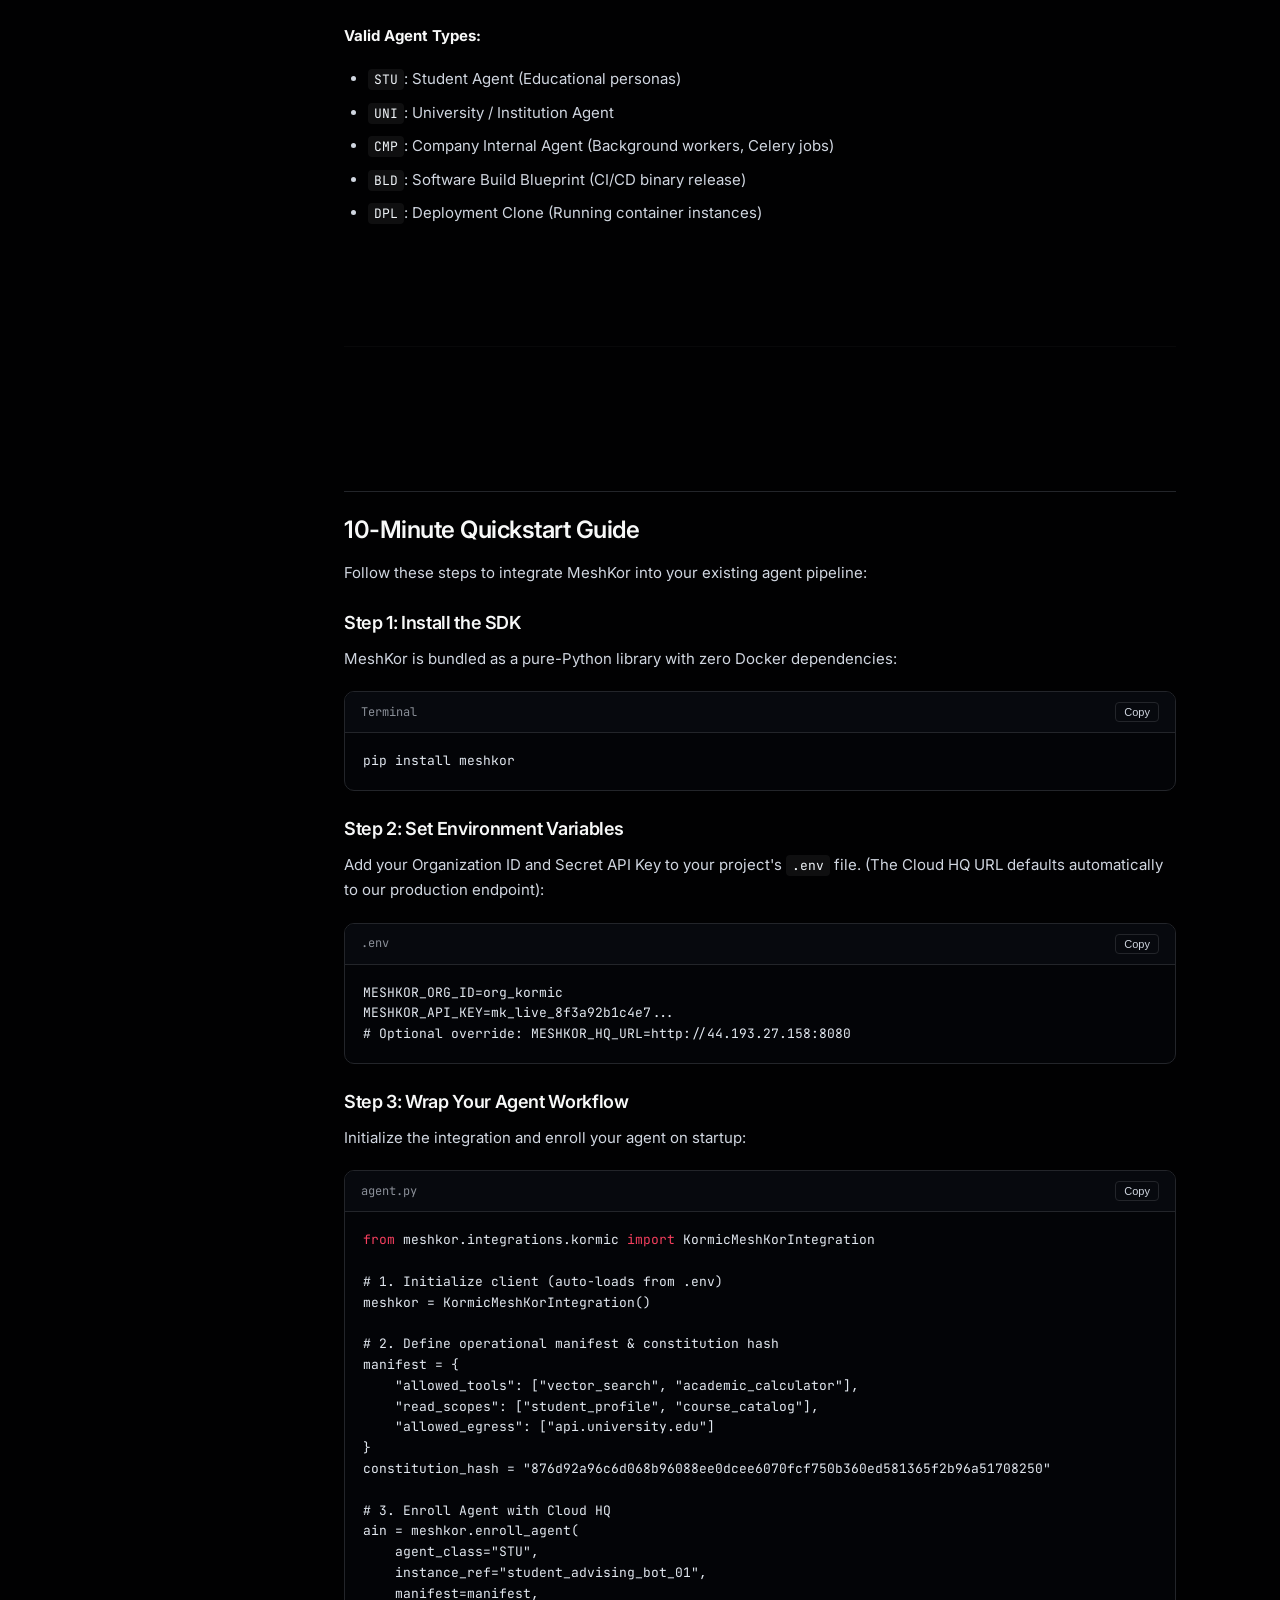
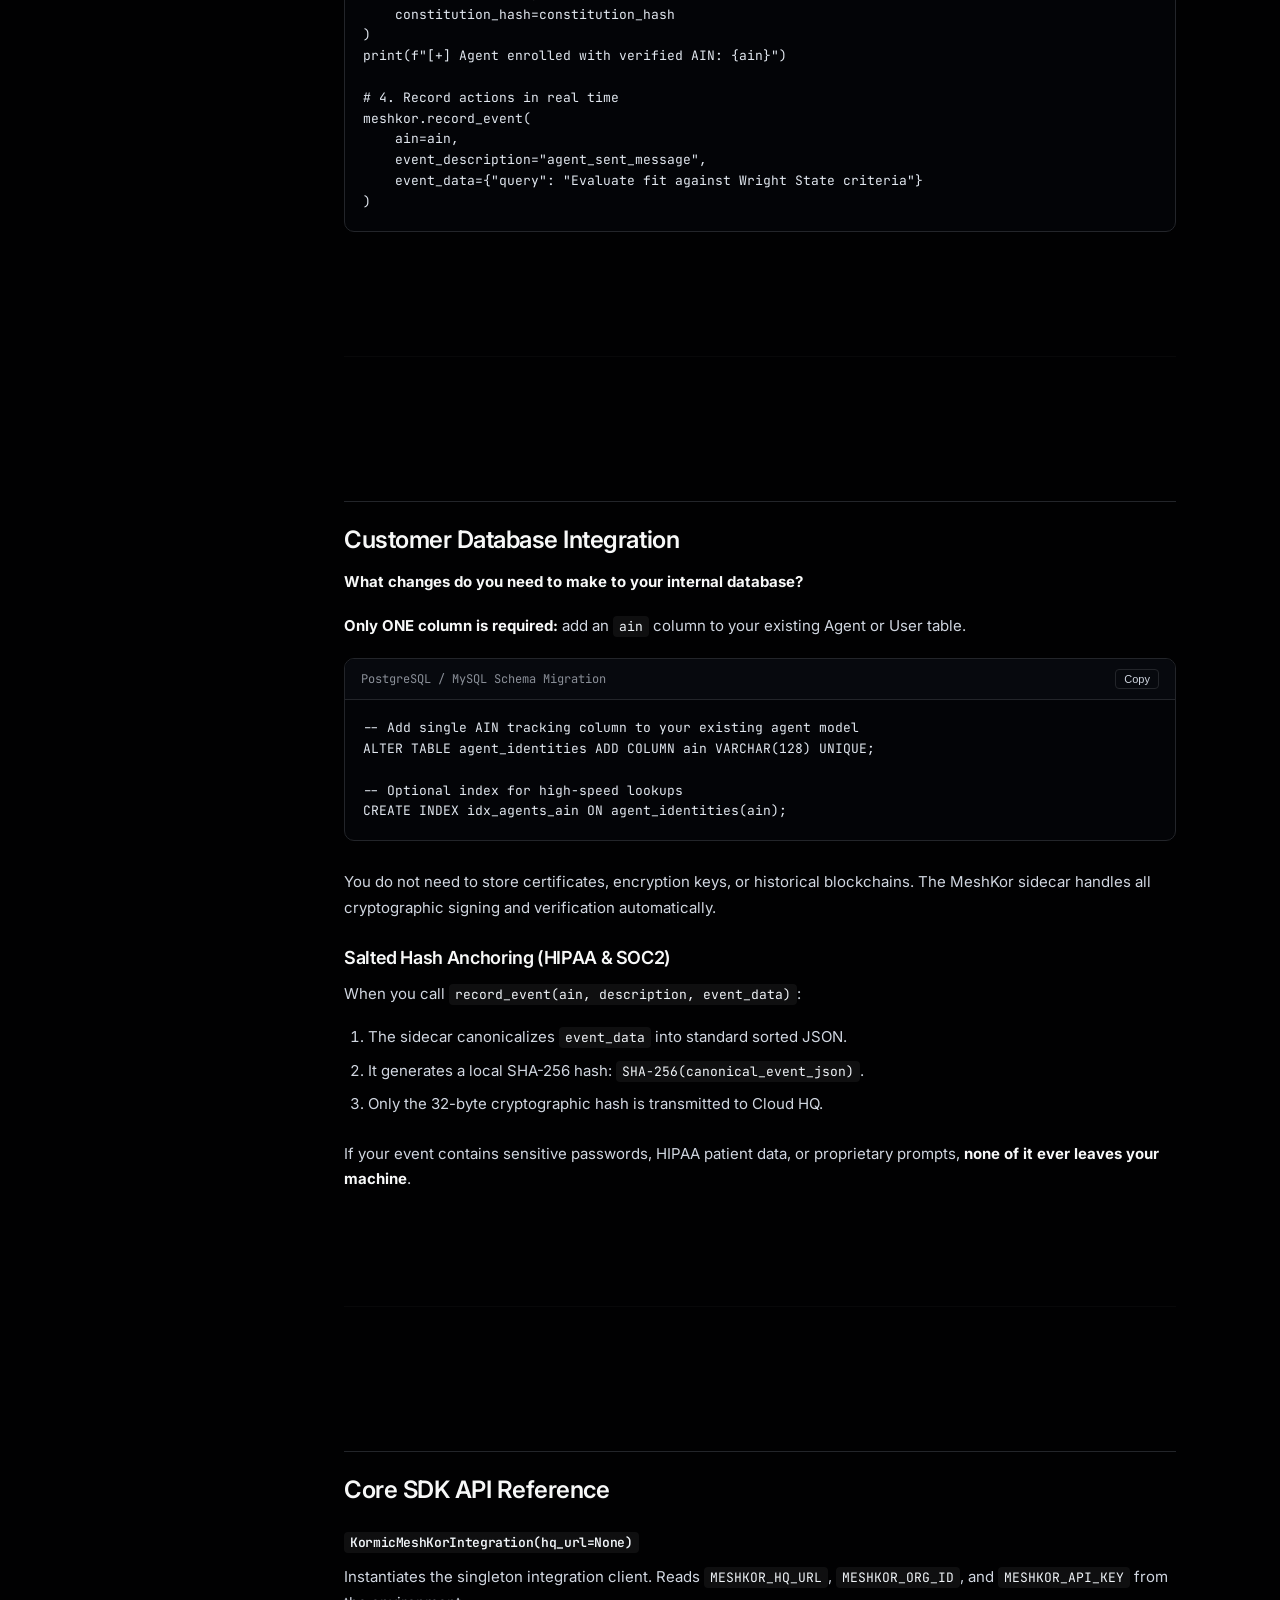
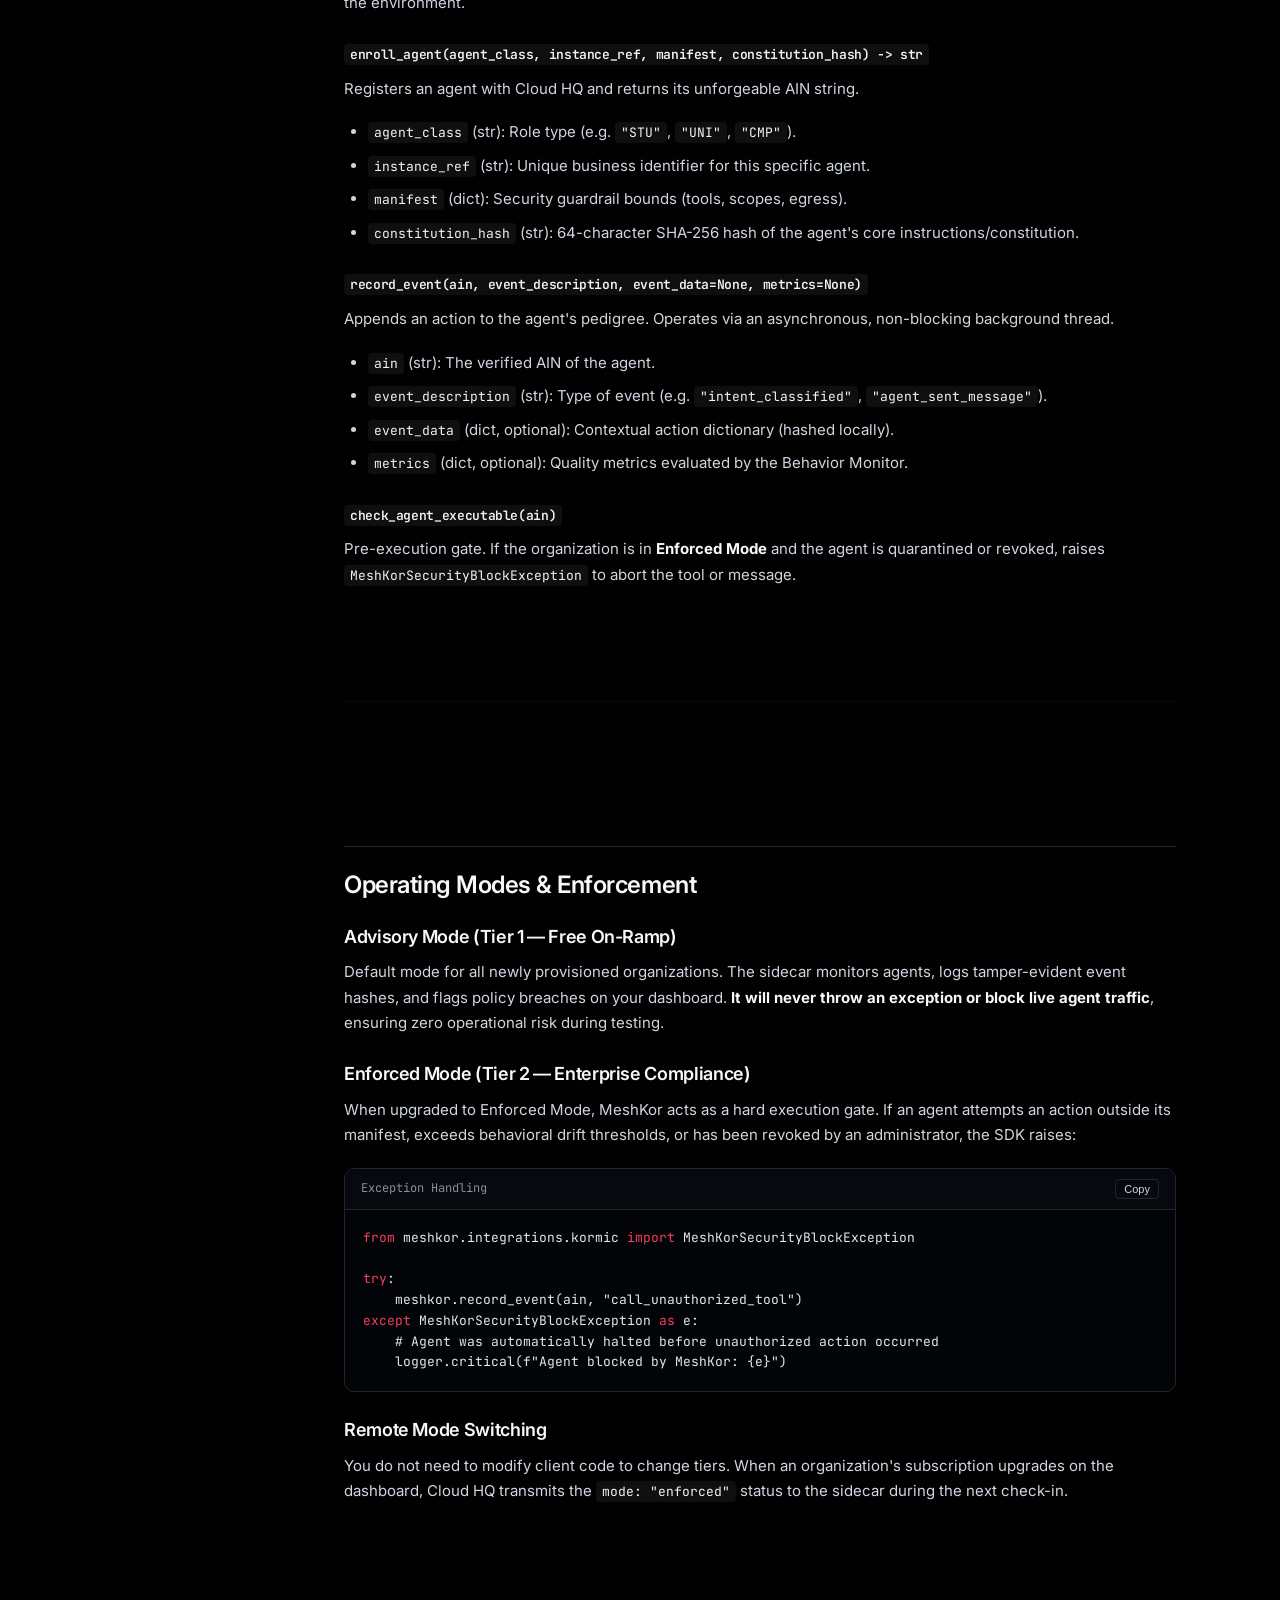
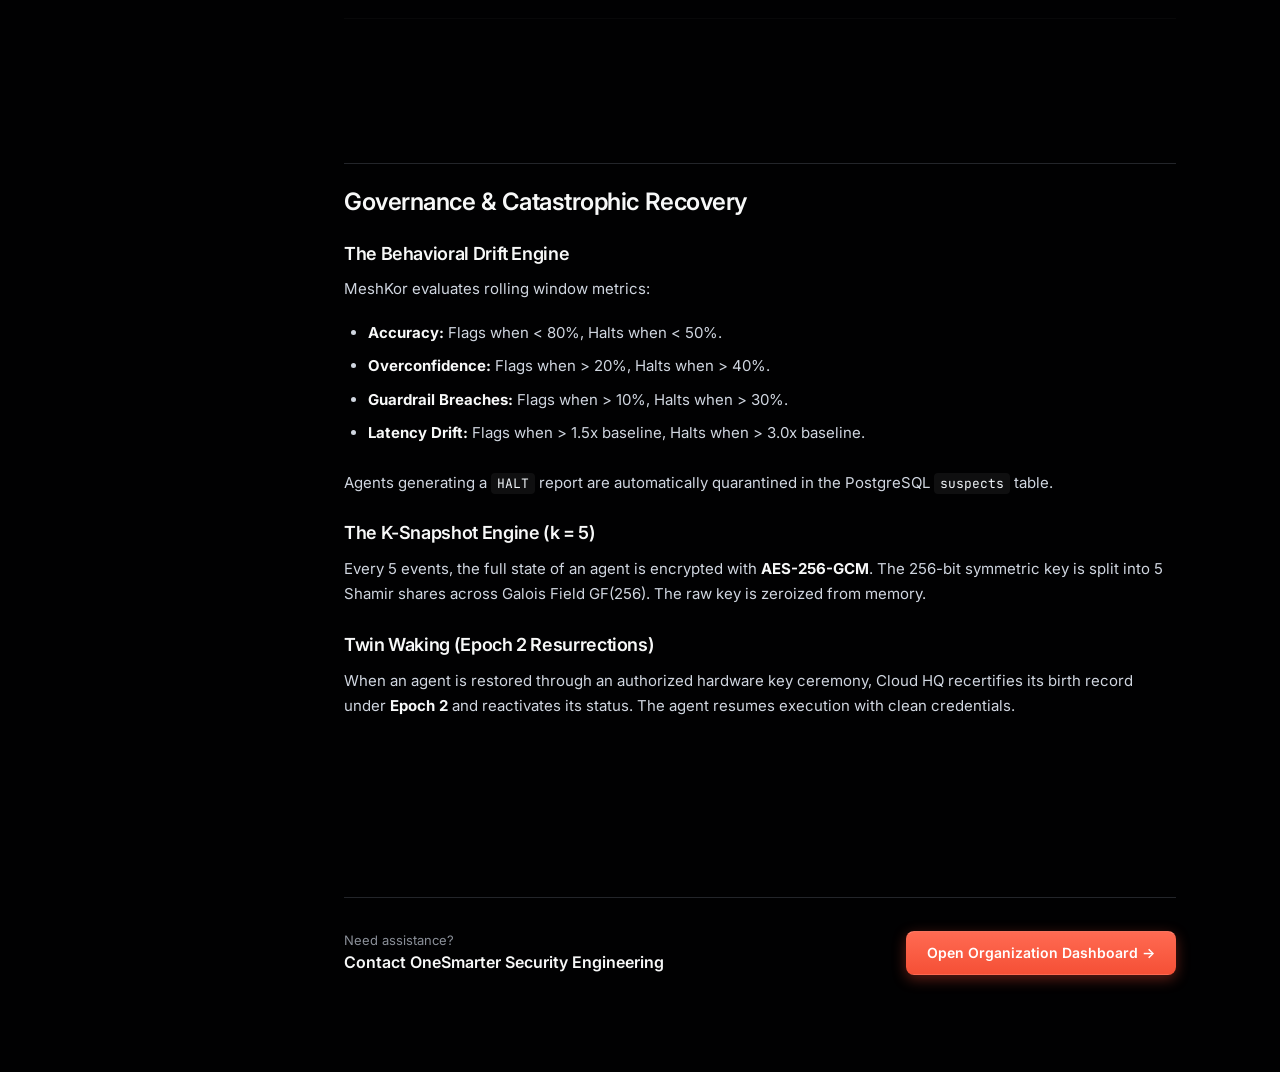
<file: frontend/landing_page/docs.html>
<!DOCTYPE html>
<html lang="en">
<head>
  <meta charset="UTF-8">
  <meta name="viewport" content="width=device-width, initial-scale=1.0">
  <title>Documentation — MeshKor Developer & Architecture Guide</title>
  <link rel="preconnect" href="https://fonts.googleapis.com">
  <link rel="preconnect" href="https://fonts.gstatic.com" crossorigin>
  <link href="https://fonts.googleapis.com/css2?family=Inter:wght@400;500;600;700&family=JetBrains+Mono:wght@400;500;600&display=swap" rel="stylesheet">
  <link rel="stylesheet" href="styles.css">
  <style>
    :root {
      --docs-sidebar-w: 280px;
    }
    body {
      background: var(--bg);
      color: var(--text);
      overflow-x: hidden;
    }
    .docs-layout {
      display: flex;
      max-width: 1440px;
      margin: 0 auto;
      min-height: calc(100vh - 64px);
    }
    /* Sticky Sidebar */
    .docs-sidebar {
      width: var(--docs-sidebar-w);
      position: sticky;
      top: 64px;
      height: calc(100vh - 64px);
      overflow-y: auto;
      border-right: 1px solid var(--line);
      padding: 32px 20px;
      flex-shrink: 0;
      background: rgba(1, 1, 2, 0.6);
      backdrop-filter: blur(8px);
    }
    .docs-sidebar::-webkit-scrollbar { width: 4px; }
    .docs-sidebar::-webkit-scrollbar-thumb { background: var(--line-strong); border-radius: 4px; }
    
    .sidebar-category {
      font-size: 11px;
      text-transform: uppercase;
      letter-spacing: 0.08em;
      color: var(--muted-2);
      font-weight: 700;
      margin: 24px 0 8px 12px;
    }
    .sidebar-category:first-child { margin-top: 0; }
    .sidebar-link {
      display: block;
      padding: 6px 12px;
      border-radius: 6px;
      font-size: 13.5px;
      color: var(--muted);
      font-weight: 500;
      transition: all 0.15s ease;
      margin-bottom: 2px;
    }
    .sidebar-link:hover {
      color: var(--text);
      background: var(--panel);
    }
    .sidebar-link.active {
      color: #fff;
      background: rgba(245, 80, 54, 0.15);
      border-left: 2px solid var(--primary);
      font-weight: 600;
    }

    /* Content Area */
    .docs-content {
      flex: 1;
      padding: 48px 64px 96px;
      max-width: 960px;
    }
    .docs-content h1 {
      font-size: 38px;
      font-weight: 700;
      letter-spacing: -0.03em;
      margin-bottom: 16px;
    }
    .docs-content h2 {
      font-size: 24px;
      font-weight: 600;
      margin: 48px 0 16px;
      padding-top: 24px;
      border-top: 1px solid var(--line);
      letter-spacing: -0.02em;
    }
    .docs-content h3 {
      font-size: 18px;
      font-weight: 600;
      margin: 28px 0 12px;
    }
    .docs-content p {
      color: var(--muted);
      font-size: 15px;
      line-height: 1.7;
      margin-bottom: 18px;
    }
    .docs-content ul, .docs-content ol {
      color: var(--muted);
      font-size: 15px;
      line-height: 1.7;
      margin-bottom: 24px;
      padding-left: 24px;
    }
    .docs-content li { margin-bottom: 8px; }
    .docs-content strong { color: var(--text); }

    /* Code Blocks */
    .code-box {
      background: #030407;
      border: 1px solid var(--line);
      border-radius: 10px;
      margin: 20px 0 28px;
      position: relative;
      overflow: hidden;
    }
    .code-header {
      display: flex;
      justify-content: space-between;
      align-items: center;
      padding: 10px 16px;
      background: #07090e;
      border-bottom: 1px solid var(--line);
      font-size: 12px;
      color: var(--muted-2);
      font-family: var(--mono);
    }
    .copy-btn {
      background: none;
      border: 1px solid var(--line);
      border-radius: 4px;
      color: var(--muted);
      padding: 3px 8px;
      font-size: 11px;
      cursor: pointer;
      transition: all 0.2s;
    }
    .copy-btn:hover { background: var(--panel); color: #fff; }
    pre {
      margin: 0;
      padding: 18px;
      overflow-x: auto;
      font-family: var(--mono);
      font-size: 13px;
      line-height: 1.6;
      color: #e2e8f0;
    }
    code {
      font-family: var(--mono);
      font-size: 13px;
      background: rgba(255, 255, 255, 0.06);
      padding: 2px 6px;
      border-radius: 4px;
      color: #f1f5f9;
    }

    /* Alerts */
    .alert-box {
      padding: 16px 20px;
      border-radius: 8px;
      margin: 24px 0;
      font-size: 14.5px;
      line-height: 1.6;
      display: flex;
      gap: 14px;
    }
    .alert-note { background: rgba(56, 189, 248, 0.08); border-left: 3px solid #38bdf8; color: #bae6fd; }
    .alert-tip { background: rgba(16, 185, 129, 0.08); border-left: 3px solid var(--green); color: #a7f3d0; }
    .alert-warn { background: rgba(245, 80, 54, 0.08); border-left: 3px solid var(--primary); color: #fecdd3; }

    @media (max-width: 900px) {
      .docs-sidebar { display: none; }
      .docs-content { padding: 32px 24px; }
    }
  </style>
</head>
<body>
  <div class="field" aria-hidden="true"></div>

  <!-- Header -->
  <header>
    <div class="wrap nav">
      <div style="display: flex; align-items: center; gap: 16px;">
        <a href="index.html" class="brand"><span class="eyebrow">//</span> MeshKor</a>
        <span style="font-size: 12px; color: var(--muted-2); background: var(--panel); border: 1px solid var(--line); padding: 2px 8px; border-radius: 999px; font-family: var(--mono);">v1.0.4-pilot</span>
      </div>
      <nav class="nav-links">
        <a href="index.html">Home</a>
        <a href="architecture.html" class="hide-m">Architecture</a>
        <a href="sandbox.html" class="hide-m">Sandbox</a>
        <a href="recovery.html" class="hide-m">Recovery</a>
        <a href="../dashboard/index.html" class="btn btn-primary">Open Dashboard →</a>
      </nav>
    </div>
  </header>

  <div class="docs-layout">
    <!-- LEFT SIDEBAR -->
    <aside class="docs-sidebar">
      <div class="sidebar-category">Overview & Concepts</div>
      <a href="#intro" class="sidebar-link active">The Trust Thesis</a>
      <a href="#planes" class="sidebar-link">Control vs. Enforcement</a>
      <a href="#ain-format" class="sidebar-link">The AIN Identifier</a>

      <div class="sidebar-category">Getting Started</div>
      <a href="#quickstart" class="sidebar-link">10-Minute Onboarding</a>
      <a href="#installation" class="sidebar-link">Package Installation</a>
      <a href="#environment" class="sidebar-link">Environment Config</a>

      <div class="sidebar-category">Database Integration</div>
      <a href="#customer-db" class="sidebar-link">Customer DB Changes</a>
      <a href="#data-privacy" class="sidebar-link">Salted Hash Anchoring</a>

      <div class="sidebar-category">SDK API Reference</div>
      <a href="#init-client" class="sidebar-link">Client Initialization</a>
      <a href="#method-enroll" class="sidebar-link">enroll_agent()</a>
      <a href="#method-record" class="sidebar-link">record_event()</a>
      <a href="#method-check" class="sidebar-link">check_agent_executable()</a>

      <div class="sidebar-category">Modes & Enforcement</div>
      <a href="#advisory-mode" class="sidebar-link">Advisory Mode (Tier 1)</a>
      <a href="#enforced-mode" class="sidebar-link">Enforced Mode (Tier 2)</a>
      <a href="#switching-modes" class="sidebar-link">Remote Mode Toggling</a>

      <div class="sidebar-category">Governance & Recovery</div>
      <a href="#behavior-monitor" class="sidebar-link">Behavioral Drift Engine</a>
      <a href="#twin-snapshots" class="sidebar-link">K-Snapshot Cryptography</a>
      <a href="#twin-waking" class="sidebar-link">Twin Waking & Epoch 2</a>
    </aside>

    <!-- RIGHT CONTENT AREA -->
    <main class="docs-content">
      <section id="intro">
        <h1>MeshKor Documentation</h1>
        <p class="lede" style="font-size: 18px; color: var(--text);">
          MeshKor is the zero-trust cryptographic firewall and identity governance engine designed specifically for autonomous AI agents.
        </p>
        <p>
          As AI agents take autonomous actions—calling external APIs, querying internal databases, and communicating with customers—traditional API security fails. An API token proves who gave permission, but cannot prove <em>which specific software agent executed the action</em>, <em>whether it stayed inside its authorized manifest</em>, or <em>whether its behavioral accuracy has drifted</em>.
        </p>

        <div class="alert-box alert-note">
          <div><strong>Core Design Principle:</strong> MeshKor holds cryptographic proofs and salted commitments, <strong>never raw customer data</strong>. Your sensitive prompts and student/patient records remain strictly on your infrastructure.</div>
        </div>
      </section>

      <section id="planes">
        <h2>Control Plane vs. Enforcement Plane</h2>
        <p>
          MeshKor utilizes a strict split-plane architecture:
        </p>
        <ul>
          <li><strong>Control Plane (Cloud HQ):</strong> Hosted by MeshKor (AWS EC2). Holds master epoch signing roots (ML-DSA-87 post-quantum algorithms), verifies organizational API keys, monitors behavioral drift telemetry, and manages encrypted twin states.</li>
          <li><strong>Enforcement Plane (Embedded Python Sidecar):</strong> Runs directly inside your application via <code>pip install meshkor</code>. Executes sub-millisecond local manifest checks, calculates local SHA-256 event hashes, and enforces execution blocks in real time.</li>
        </ul>
      </section>

      <section id="ain-format">
        <h2>The AIN (Agent Identification Number)</h2>
        <p>
          Every agent registered with MeshKor receives a unique, unforgeable structured identifier adhering to the following schema:
        </p>
        <div class="code-box">
          <div class="code-header"><span>AIN Schema</span></div>
          <pre>KMC.&lt;agent_type&gt;.&lt;entity_ref&gt;.&lt;instance_id&gt;.&lt;realid_hash&gt;</pre>
        </div>
        <p>
          <strong>Valid Agent Types:</strong>
        </p>
        <ul>
          <li><code>STU</code>: Student Agent (Educational personas)</li>
          <li><code>UNI</code>: University / Institution Agent</li>
          <li><code>CMP</code>: Company Internal Agent (Background workers, Celery jobs)</li>
          <li><code>BLD</code>: Software Build Blueprint (CI/CD binary release)</li>
          <li><code>DPL</code>: Deployment Clone (Running container instances)</li>
        </ul>
      </section>

      <section id="quickstart">
        <h2>10-Minute Quickstart Guide</h2>
        <p>Follow these steps to integrate MeshKor into your existing agent pipeline:</p>

        <h3 id="installation">Step 1: Install the SDK</h3>
        <p>MeshKor is bundled as a pure-Python library with zero Docker dependencies:</p>
        <div class="code-box">
          <div class="code-header"><span>Terminal</span><button class="copy-btn" onclick="copyCode(this)">Copy</button></div>
          <pre>pip install meshkor</pre>
        </div>

        <h3 id="environment">Step 2: Set Environment Variables</h3>
        <p>Add your Organization ID and Secret API Key to your project's <code>.env</code> file. (The Cloud HQ URL defaults automatically to our production endpoint):</p>
        <div class="code-box">
          <div class="code-header"><span>.env</span><button class="copy-btn" onclick="copyCode(this)">Copy</button></div>
          <pre>MESHKOR_ORG_ID=org_kormic
MESHKOR_API_KEY=mk_live_8f3a92b1c4e7...
# Optional override: MESHKOR_HQ_URL=http://44.193.27.158:8080</pre>
        </div>

        <h3>Step 3: Wrap Your Agent Workflow</h3>
        <p>Initialize the integration and enroll your agent on startup:</p>
        <div class="code-box">
          <div class="code-header"><span>agent.py</span><button class="copy-btn" onclick="copyCode(this)">Copy</button></div>
          <pre><span style="color:#f43f5e">from</span> meshkor.integrations.kormic <span style="color:#f43f5e">import</span> KormicMeshKorIntegration

# 1. Initialize client (auto-loads from .env)
meshkor = KormicMeshKorIntegration()

# 2. Define operational manifest & constitution hash
manifest = {
    "allowed_tools": ["vector_search", "academic_calculator"],
    "read_scopes": ["student_profile", "course_catalog"],
    "allowed_egress": ["api.university.edu"]
}
constitution_hash = "876d92a96c6d068b96088ee0dcee6070fcf750b360ed581365f2b96a51708250"

# 3. Enroll Agent with Cloud HQ
ain = meshkor.enroll_agent(
    agent_class="STU",
    instance_ref="student_advising_bot_01",
    manifest=manifest,
    constitution_hash=constitution_hash
)
print(f"[+] Agent enrolled with verified AIN: {ain}")

# 4. Record actions in real time
meshkor.record_event(
    ain=ain,
    event_description="agent_sent_message",
    event_data={"query": "Evaluate fit against Wright State criteria"}
)</pre>
        </div>
      </section>

      <section id="customer-db">
        <h2>Customer Database Integration</h2>
        <p>
          <strong>What changes do you need to make to your internal database?</strong>
        </p>
        <p>
          <strong>Only ONE column is required:</strong> add an <code>ain</code> column to your existing Agent or User table.
        </p>
        <div class="code-box">
          <div class="code-header"><span>PostgreSQL / MySQL Schema Migration</span><button class="copy-btn" onclick="copyCode(this)">Copy</button></div>
          <pre>-- Add single AIN tracking column to your existing agent model
ALTER TABLE agent_identities ADD COLUMN ain VARCHAR(128) UNIQUE;

-- Optional index for high-speed lookups
CREATE INDEX idx_agents_ain ON agent_identities(ain);</pre>
        </div>
        <p>
          You do not need to store certificates, encryption keys, or historical blockchains. The MeshKor sidecar handles all cryptographic signing and verification automatically.
        </p>

        <h3 id="data-privacy">Salted Hash Anchoring (HIPAA & SOC2)</h3>
        <p>
          When you call <code>record_event(ain, description, event_data)</code>:
        </p>
        <ol>
          <li>The sidecar canonicalizes <code>event_data</code> into standard sorted JSON.</li>
          <li>It generates a local SHA-256 hash: <code>SHA-256(canonical_event_json)</code>.</li>
          <li>Only the 32-byte cryptographic hash is transmitted to Cloud HQ.</li>
        </ol>
        <p>
          If your event contains sensitive passwords, HIPAA patient data, or proprietary prompts, <strong>none of it ever leaves your machine</strong>.
        </p>
      </section>

      <section id="api-ref">
        <h2>Core SDK API Reference</h2>

        <h3 id="init-client"><code>KormicMeshKorIntegration(hq_url=None)</code></h3>
        <p>
          Instantiates the singleton integration client. Reads <code>MESHKOR_HQ_URL</code>, <code>MESHKOR_ORG_ID</code>, and <code>MESHKOR_API_KEY</code> from the environment.
        </p>

        <h3 id="method-enroll"><code>enroll_agent(agent_class, instance_ref, manifest, constitution_hash) -> str</code></h3>
        <p>Registers an agent with Cloud HQ and returns its unforgeable AIN string.</p>
        <ul>
          <li><code>agent_class</code> (str): Role type (e.g. <code>"STU"</code>, <code>"UNI"</code>, <code>"CMP"</code>).</li>
          <li><code>instance_ref</code> (str): Unique business identifier for this specific agent.</li>
          <li><code>manifest</code> (dict): Security guardrail bounds (tools, scopes, egress).</li>
          <li><code>constitution_hash</code> (str): 64-character SHA-256 hash of the agent's core instructions/constitution.</li>
        </ul>

        <h3 id="method-record"><code>record_event(ain, event_description, event_data=None, metrics=None)</code></h3>
        <p>Appends an action to the agent's pedigree. Operates via an asynchronous, non-blocking background thread.</p>
        <ul>
          <li><code>ain</code> (str): The verified AIN of the agent.</li>
          <li><code>event_description</code> (str): Type of event (e.g. <code>"intent_classified"</code>, <code>"agent_sent_message"</code>).</li>
          <li><code>event_data</code> (dict, optional): Contextual action dictionary (hashed locally).</li>
          <li><code>metrics</code> (dict, optional): Quality metrics evaluated by the Behavior Monitor.</li>
        </ul>

        <h3 id="method-check"><code>check_agent_executable(ain)</code></h3>
        <p>
          Pre-execution gate. If the organization is in <strong>Enforced Mode</strong> and the agent is quarantined or revoked, raises <code>MeshKorSecurityBlockException</code> to abort the tool or message.
        </p>
      </section>

      <section id="modes">
        <h2>Operating Modes & Enforcement</h2>
        
        <h3 id="advisory-mode">Advisory Mode (Tier 1 — Free On-Ramp)</h3>
        <p>
          Default mode for all newly provisioned organizations. The sidecar monitors agents, logs tamper-evident event hashes, and flags policy breaches on your dashboard. <strong>It will never throw an exception or block live agent traffic</strong>, ensuring zero operational risk during testing.
        </p>

        <h3 id="enforced-mode">Enforced Mode (Tier 2 — Enterprise Compliance)</h3>
        <p>
          When upgraded to Enforced Mode, MeshKor acts as a hard execution gate. If an agent attempts an action outside its manifest, exceeds behavioral drift thresholds, or has been revoked by an administrator, the SDK raises:
        </p>
        <div class="code-box">
          <div class="code-header"><span>Exception Handling</span><button class="copy-btn" onclick="copyCode(this)">Copy</button></div>
          <pre><span style="color:#f43f5e">from</span> meshkor.integrations.kormic <span style="color:#f43f5e">import</span> MeshKorSecurityBlockException

<span style="color:#f43f5e">try</span>:
    meshkor.record_event(ain, "call_unauthorized_tool")
<span style="color:#f43f5e">except</span> MeshKorSecurityBlockException <span style="color:#f43f5e">as</span> e:
    # Agent was automatically halted before unauthorized action occurred
    logger.critical(f"Agent blocked by MeshKor: {e}")</pre>
        </div>

        <h3 id="switching-modes">Remote Mode Switching</h3>
        <p>
          You do not need to modify client code to change tiers. When an organization's subscription upgrades on the dashboard, Cloud HQ transmits the <code>mode: "enforced"</code> status to the sidecar during the next check-in.
        </p>
      </section>

      <section id="recovery">
        <h2>Governance & Catastrophic Recovery</h2>

        <h3 id="behavior-monitor">The Behavioral Drift Engine</h3>
        <p>
          MeshKor evaluates rolling window metrics:
        </p>
        <ul>
          <li><strong>Accuracy:</strong> Flags when &lt; 80%, Halts when &lt; 50%.</li>
          <li><strong>Overconfidence:</strong> Flags when &gt; 20%, Halts when &gt; 40%.</li>
          <li><strong>Guardrail Breaches:</strong> Flags when &gt; 10%, Halts when &gt; 30%.</li>
          <li><strong>Latency Drift:</strong> Flags when &gt; 1.5x baseline, Halts when &gt; 3.0x baseline.</li>
        </ul>
        <p>
          Agents generating a <code>HALT</code> report are automatically quarantined in the PostgreSQL <code>suspects</code> table.
        </p>

        <h3 id="twin-snapshots">The K-Snapshot Engine (k = 5)</h3>
        <p>
          Every 5 events, the full state of an agent is encrypted with <strong>AES-256-GCM</strong>. The 256-bit symmetric key is split into 5 Shamir shares across Galois Field GF(256). The raw key is zeroized from memory.
        </p>

        <h3 id="twin-waking">Twin Waking (Epoch 2 Resurrections)</h3>
        <p>
          When an agent is restored through an authorized hardware key ceremony, Cloud HQ recertifies its birth record under <strong>Epoch 2</strong> and reactivates its status. The agent resumes execution with clean credentials.
        </p>
      </section>

      <div style="margin-top: 64px; padding-top: 32px; border-top: 1px solid var(--line); display: flex; justify-content: space-between; align-items: center;">
        <div>
          <div style="font-size: 13px; color: var(--muted-2);">Need assistance?</div>
          <div style="font-weight: 600;">Contact OneSmarter Security Engineering</div>
        </div>
        <a href="../dashboard/index.html" class="btn btn-primary">Open Organization Dashboard →</a>
      </div>
    </main>
  </div>

  <script>
    function copyCode(btn) {
      const pre = btn.closest('.code-box').querySelector('pre');
      navigator.clipboard.writeText(pre.innerText);
      const old = btn.innerText;
      btn.innerText = "Copied!";
      setTimeout(() => btn.innerText = old, 1800);
    }

    // Scroll active link detection
    const sections = document.querySelectorAll('section[id], h2[id], h3[id]');
    const navLinks = document.querySelectorAll('.sidebar-link');

    window.addEventListener('scroll', () => {
      let current = '';
      sections.forEach(sec => {
        const top = sec.offsetTop - 100;
        if (window.scrollY >= top) current = sec.getAttribute('id');
      });
      navLinks.forEach(link => {
        link.classList.remove('active');
        if (link.getAttribute('href') === `#${current}`) {
          link.classList.add('active');
        }
      });
    });
  </script>
</body>
</html>
</file>
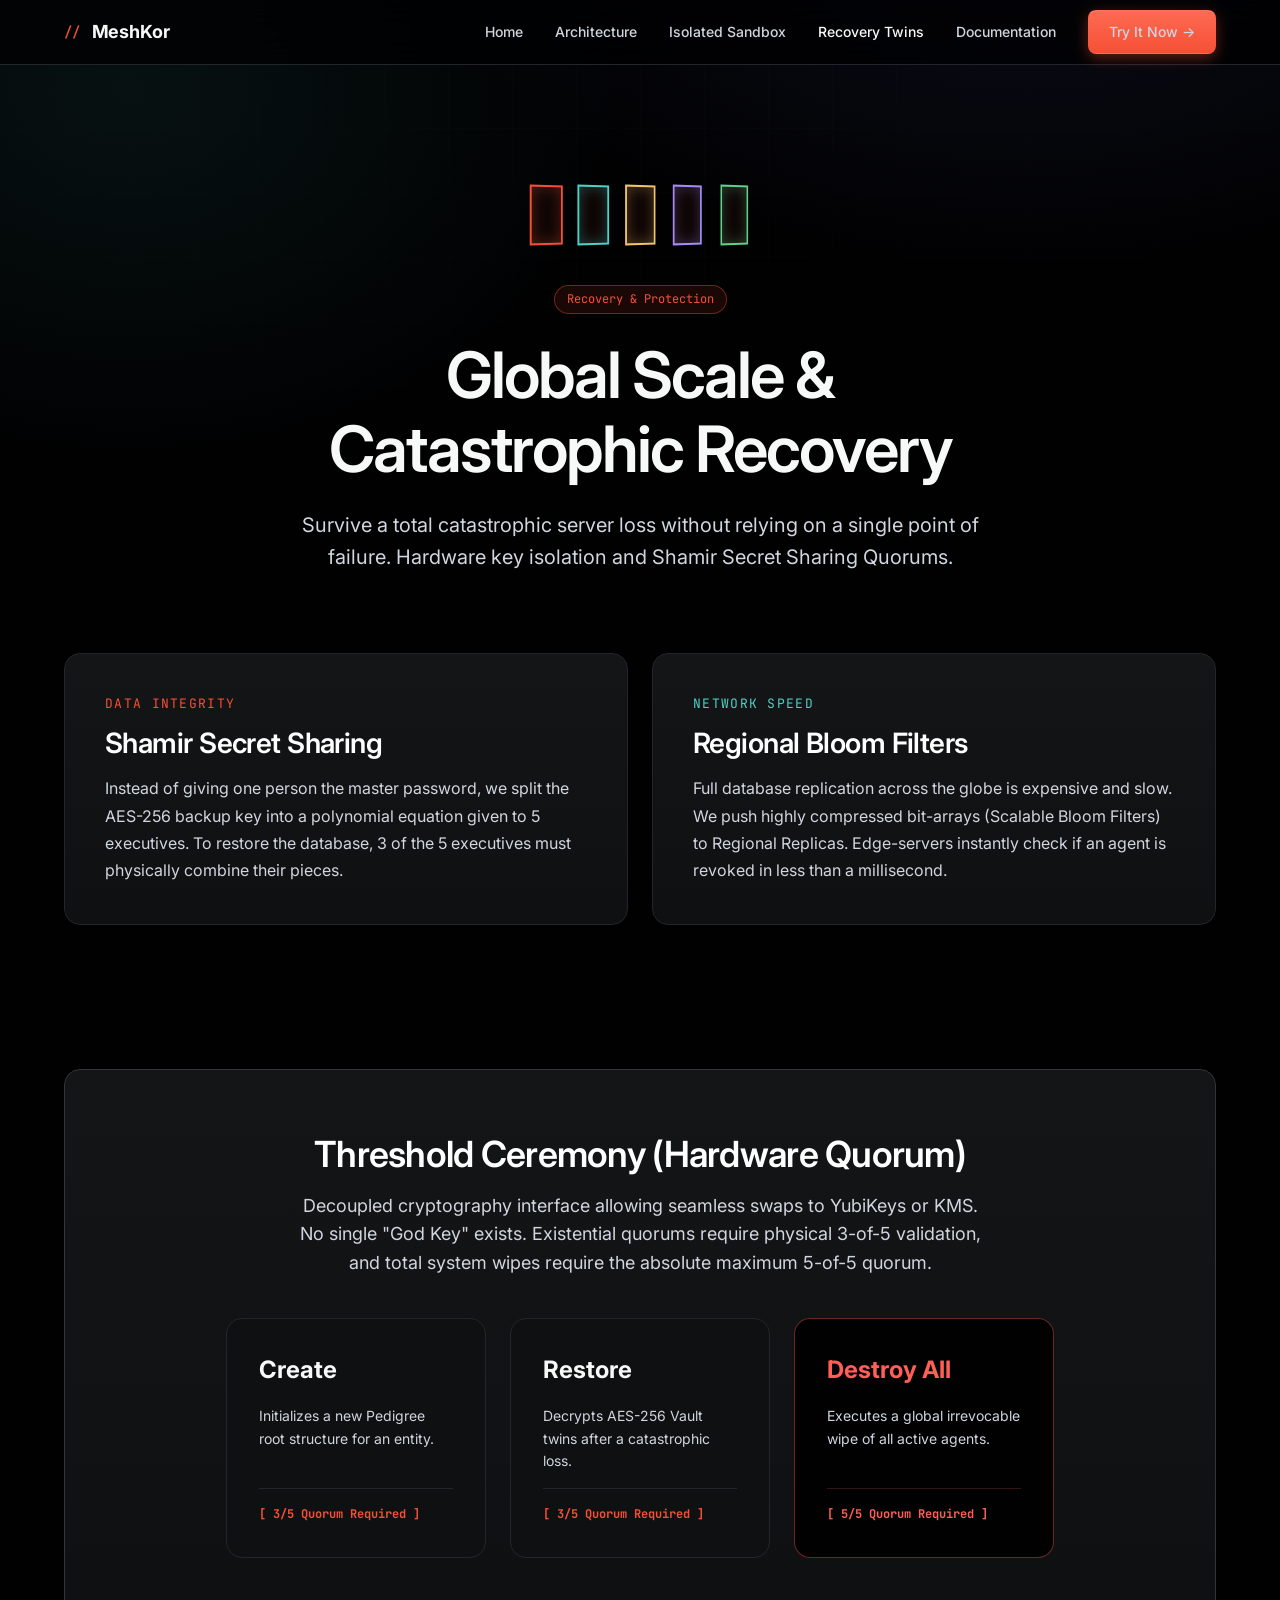
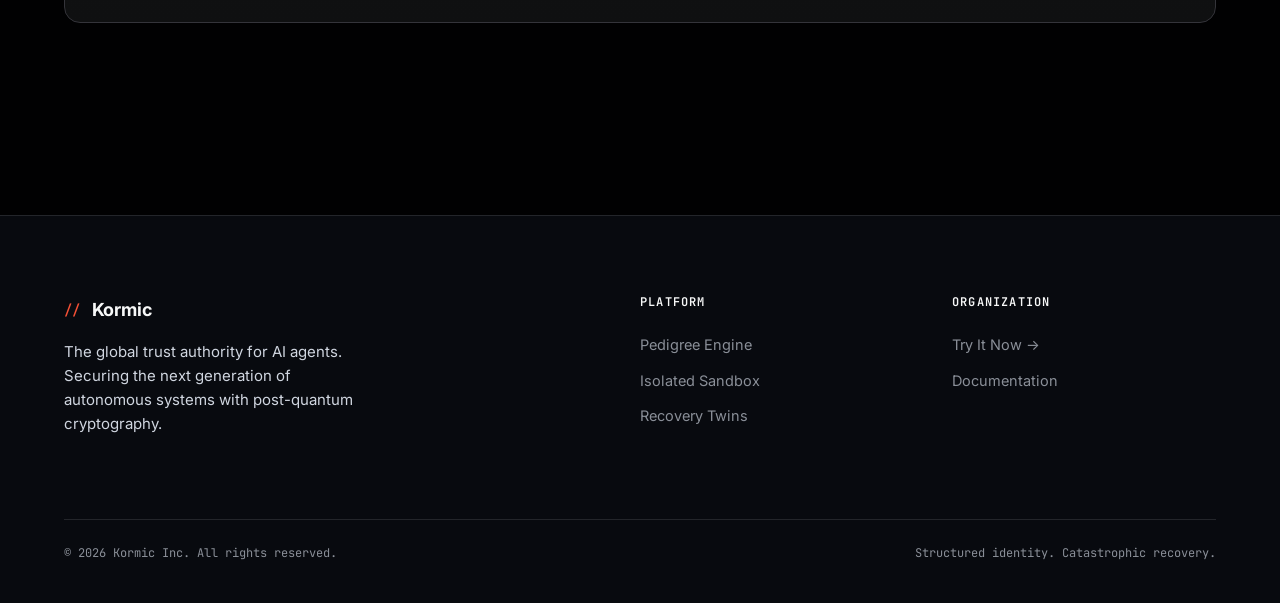
<file: frontend/landing_page/recovery.html>
<!DOCTYPE html>
<html lang="en">
<head>
  <meta charset="UTF-8">
  <title>Recovery Twins | Kormic</title>
  <link href="https://fonts.googleapis.com/css2?family=Inter:wght@400;500;600;700&family=JetBrains+Mono:wght@400;500&display=swap" rel="stylesheet">
  <link rel="stylesheet" href="styles.css">
  <style>
    .page-header { padding: 120px 0 80px; text-align: center; }
    .page-header h1 { font-size: clamp(40px, 5vw, 64px); letter-spacing: -2px; margin-bottom: 24px; }
    .page-header p { font-size: 20px; color: var(--muted); max-width: 700px; margin: 0 auto; line-height: 1.6; }
    
    .shard-container { display: flex; justify-content: center; gap: 12px; margin-bottom: 40px; perspective: 600px; }
    .shard { width: 35px; height: 60px; background: rgba(245,80,54,0.05); border: 2px solid var(--primary); transform: rotateY(30deg); animation: floatShard 3s ease-in-out infinite alternate; box-shadow: inset 0 0 15px rgba(245,80,54,0.3); }
    .shard:nth-child(2) { animation-delay: 0.2s; border-color: var(--teal); box-shadow: inset 0 0 15px rgba(79, 209, 197, 0.3); }
    .shard:nth-child(3) { animation-delay: 0.4s; border-color: var(--amber); box-shadow: inset 0 0 15px rgba(244, 196, 107, 0.3); }
    .shard:nth-child(4) { animation-delay: 0.6s; border-color: var(--violet); box-shadow: inset 0 0 15px rgba(167, 139, 250, 0.3); }
    .shard:nth-child(5) { animation-delay: 0.8s; border-color: var(--green); box-shadow: inset 0 0 15px rgba(95, 209, 139, 0.3); }
    @keyframes floatShard { from { transform: rotateY(30deg) translateY(0); } to { transform: rotateY(30deg) translateY(-20px); } }
  </style>
</head>
<body>
  <div class="field" aria-hidden="true"></div>
  <header>
    <div class="wrap nav">
      <a href="index.html" class="brand"><span class="eyebrow">//</span> MeshKor</a>
      <nav class="nav-links">
        <a href="index.html" class="hide-m">Home</a>
        <a href="architecture.html" class="hide-m">Architecture</a>
        <a href="sandbox.html" class="hide-m">Isolated Sandbox</a>
        <a href="recovery.html" class="hide-m" style="color:var(--text);">Recovery Twins</a>
        <a href="docs.html" class="hide-m">Documentation</a>
        <a href="../dashboard/index.html" class="btn btn-primary">Try It Now →</a>
      </nav>
    </div>
  </header>

  <main class="wrap">
    <div class="page-header reveal">
      <div class="shard-container">
        <div class="shard"></div><div class="shard"></div><div class="shard"></div><div class="shard"></div><div class="shard"></div>
      </div>
      <div class="status-pill">Recovery & Protection</div>
      <h1>Global Scale &<br><span class="gradient-text">Catastrophic Recovery</span></h1>
      <p>Survive a total catastrophic server loss without relying on a single point of failure. Hardware key isolation and Shamir Secret Sharing Quorums.</p>
    </div>

    <!-- Hierarchy 1: 50/50 Split Cards -->
    <section class="cards two reveal" style="padding-top: 0; border: none; margin-bottom: 48px;">
      <div class="card" style="padding: 40px;">
        <span class="sec-label" style="margin-bottom: 12px;">Data Integrity</span>
        <h3 style="font-size: 28px; margin-bottom: 16px; color: #fff;">Shamir Secret Sharing</h3>
        <p style="font-size: 16px; line-height: 1.7; color: var(--muted);">Instead of giving one person the master password, we split the AES-256 backup key into a polynomial equation given to 5 executives. To restore the database, 3 of the 5 executives must physically combine their pieces.</p>
      </div>
      <div class="card" style="padding: 40px;">
        <span class="sec-label" style="margin-bottom: 12px; color: var(--teal);">Network Speed</span>
        <h3 style="font-size: 28px; margin-bottom: 16px; color: #fff;">Regional Bloom Filters</h3>
        <p style="font-size: 16px; line-height: 1.7; color: var(--muted);">Full database replication across the globe is expensive and slow. We push highly compressed bit-arrays (Scalable Bloom Filters) to Regional Replicas. Edge-servers instantly check if an agent is revoked in less than a millisecond.</p>
      </div>
    </section>

    <!-- Hierarchy 2: Threshold Ceremony (Featured Card) -->
    <section class="reveal" style="padding-top: 0; margin-bottom: 96px; border: none;">
      <div class="card" style="padding: 64px; text-align: center; border: 1px solid var(--line-strong);">
        <h2 style="font-size: 36px; margin-bottom: 16px; color: #fff;">Threshold Ceremony (Hardware Quorum)</h2>
        <p style="color: var(--muted); font-size: 18px; max-width: 700px; margin: 0 auto 40px; line-height: 1.6;">Decoupled cryptography interface allowing seamless swaps to YubiKeys or KMS. No single "God Key" exists. Existential quorums require physical 3-of-5 validation, and total system wipes require the absolute maximum 5-of-5 quorum.</p>
        
        <div style="display: flex; align-items: stretch; justify-content: center; gap: 24px; flex-wrap: wrap; margin-top: 32px;">
          <div class="card" style="padding: 32px; width: 100%; max-width: 260px; background: var(--panel); text-align: left; display: flex; flex-direction: column; gap: 16px;">
            <div style="font-size: 24px; font-weight: 700; color: var(--text);">Create</div>
            <p style="font-size: 14px; color: var(--muted); margin: 0;">Initializes a new Pedigree root structure for an entity.</p>
            <div style="margin-top: auto; padding-top: 16px; border-top: 1px solid var(--line); color: var(--primary); font-family: var(--mono); font-size: 12px; font-weight: bold;">[ 3/5 Quorum Required ]</div>
          </div>
          <div class="card" style="padding: 32px; width: 100%; max-width: 260px; background: var(--panel); text-align: left; display: flex; flex-direction: column; gap: 16px;">
            <div style="font-size: 24px; font-weight: 700; color: var(--text);">Restore</div>
            <p style="font-size: 14px; color: var(--muted); margin: 0;">Decrypts AES-256 Vault twins after a catastrophic loss.</p>
            <div style="margin-top: auto; padding-top: 16px; border-top: 1px solid var(--line); color: var(--primary); font-family: var(--mono); font-size: 12px; font-weight: bold;">[ 3/5 Quorum Required ]</div>
          </div>
          <div class="card" style="padding: 32px; width: 100%; max-width: 260px; background: var(--bg); border-color: rgba(255, 95, 86, 0.4); text-align: left; display: flex; flex-direction: column; gap: 16px;">
            <div style="font-size: 24px; font-weight: 700; color: #ff5f56;">Destroy All</div>
            <p style="font-size: 14px; color: var(--muted); margin: 0;">Executes a global irrevocable wipe of all active agents.</p>
            <div style="margin-top: auto; padding-top: 16px; border-top: 1px solid rgba(255,95,86,0.2); color: #ff5f56; font-family: var(--mono); font-size: 12px; font-weight: bold;">[ 5/5 Quorum Required ]</div>
          </div>
        </div>
      </div>
    </section>
  </main>
  
  <footer>
    <div class="wrap">
      <div class="foot-grid" style="grid-template-columns: 2fr 1fr 1fr; gap: 48px;">
        <div class="foot-brand">
          <div class="brand"><span class="eyebrow">//</span> Kormic</div>
          <p>The global trust authority for AI agents. Securing the next generation of autonomous systems with post-quantum cryptography.</p>
        </div>
        <div class="foot-col">
          <h4>Platform</h4>
          <a href="architecture.html">Pedigree Engine</a>
          <a href="sandbox.html">Isolated Sandbox</a>
          <a href="recovery.html">Recovery Twins</a>
        </div>
        <div class="foot-col">
          <h4>Organization</h4>
          <a href="../dashboard/index.html">Try It Now &rarr;</a>
          <a href="docs.html">Documentation</a>
        </div>
      </div>
      <div class="foot-base">
        <div>© 2026 Kormic Inc. All rights reserved.</div>
        <div>Structured identity. Catastrophic recovery.</div>
      </div>
    </div>
  </footer>

  <script>
    const obs = new IntersectionObserver((e) => { e.forEach(en => { if(en.isIntersecting) en.target.classList.add('in'); }); });
    document.querySelectorAll('.reveal').forEach(el => obs.observe(el));
    
    document.querySelectorAll('.card').forEach(card => {
      card.addEventListener('mousemove', e => {
        const rect = card.getBoundingClientRect();
        const x = ((e.clientX - rect.left) / card.clientWidth) * 100;
        const y = ((e.clientY - rect.top) / card.clientHeight) * 100;
        card.style.setProperty('--mouse-x', `${x}%`);
        card.style.setProperty('--mouse-y', `${y}%`);
      });
    });
  </script>
</body>
</html>
</file>
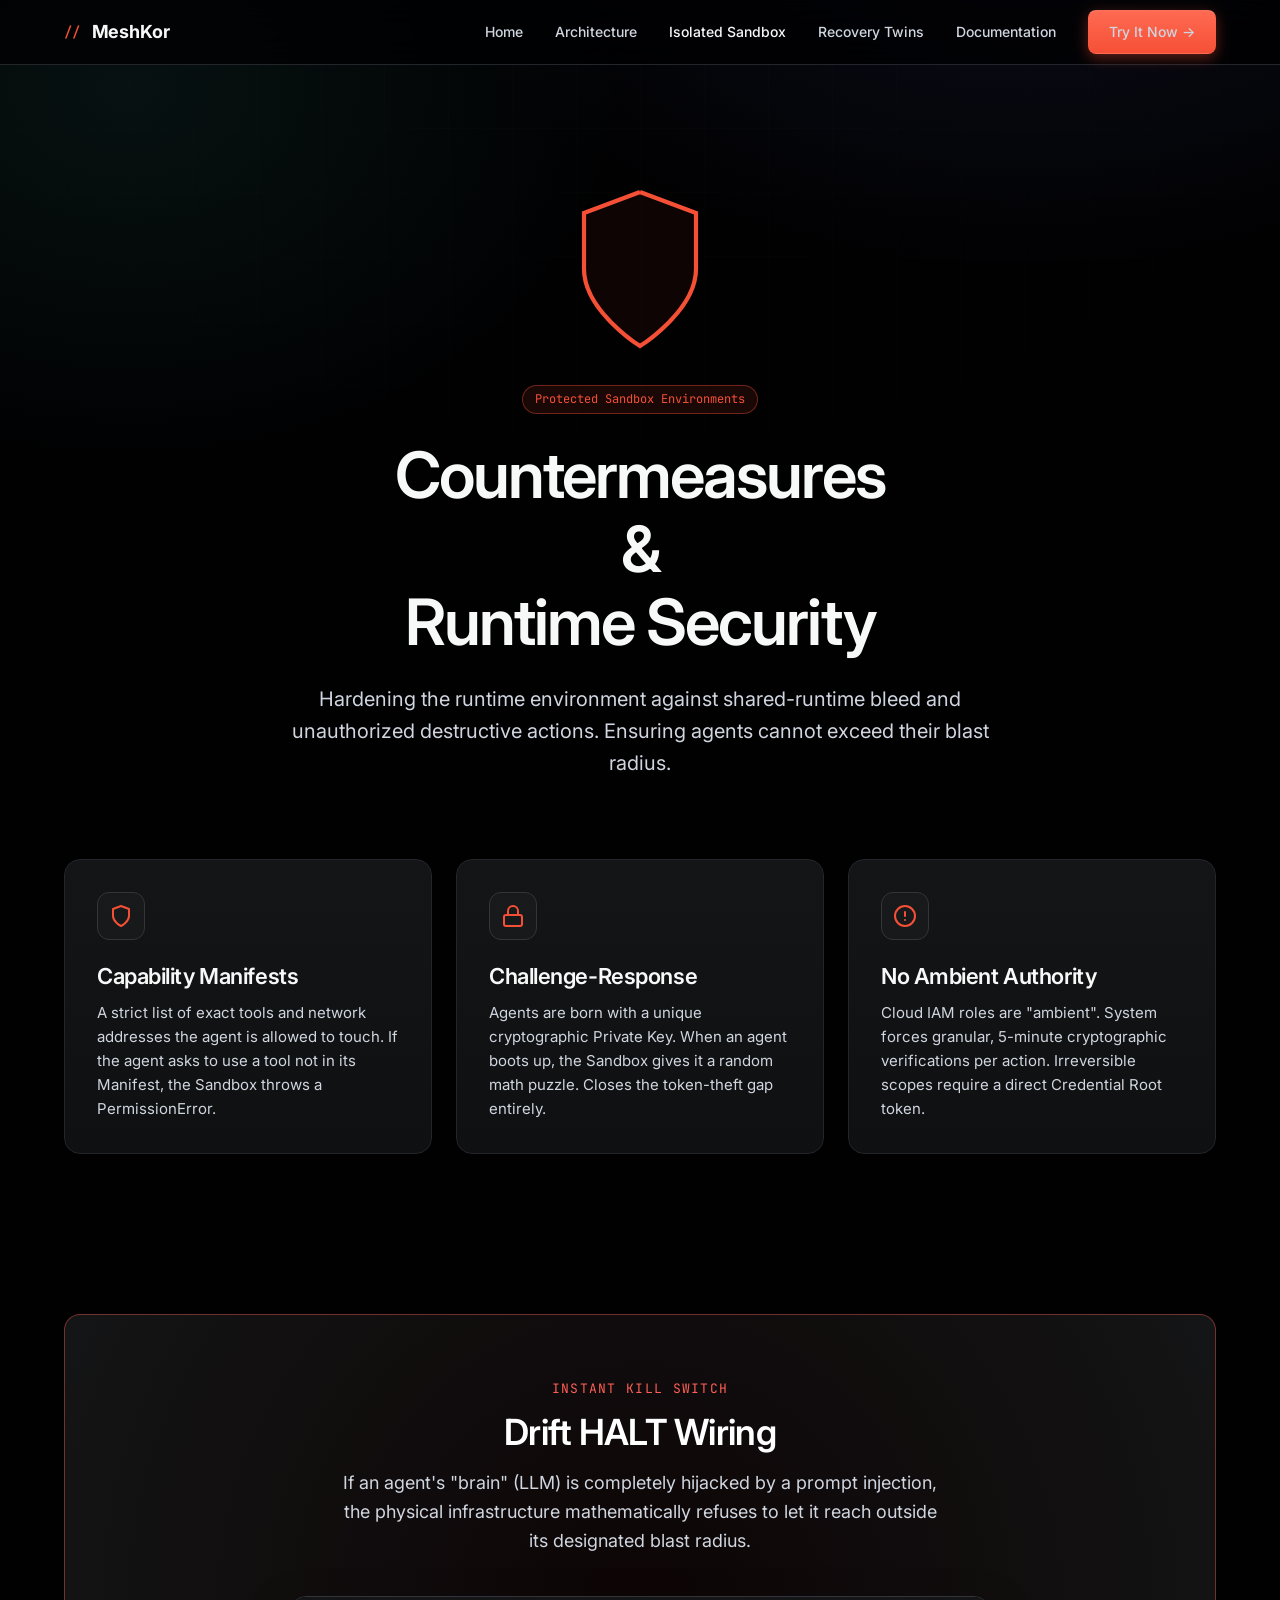
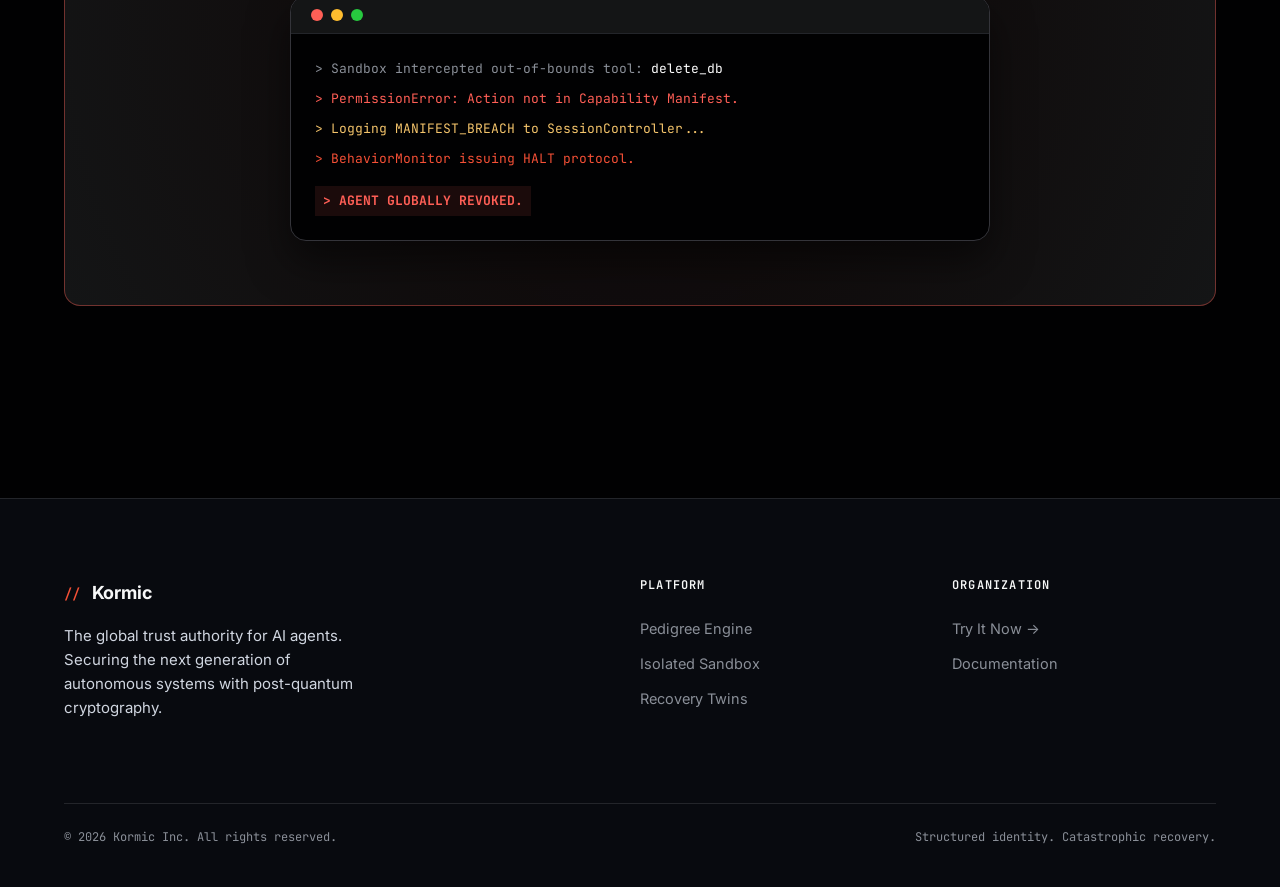
<file: frontend/landing_page/sandbox.html>
<!DOCTYPE html>
<html lang="en">
<head>
  <meta charset="UTF-8">
  <title>Isolated Sandbox | Kormic</title>
  <link href="https://fonts.googleapis.com/css2?family=Inter:wght@400;500;600;700&family=JetBrains+Mono:wght@400;500&display=swap" rel="stylesheet">
  <link rel="stylesheet" href="styles.css">
  <style>
    .page-header { padding: 120px 0 80px; text-align: center; }
    .page-header h1 { font-size: clamp(40px, 5vw, 64px); letter-spacing: -2px; margin-bottom: 24px; }
    .page-header p { font-size: 20px; color: var(--muted); max-width: 700px; margin: 0 auto; line-height: 1.6; }
    
    .shield-container { width: 140px; height: 160px; margin: 0 auto 40px; position: relative; }
    .shield-path { stroke: var(--primary); stroke-width: 3; fill: rgba(245,80,54,0.05); stroke-dasharray: 400; stroke-dashoffset: 400; animation: drawShield 2s ease forwards, glowShield 2s infinite alternate; }
    @keyframes drawShield { to { stroke-dashoffset: 0; } }
    @keyframes glowShield { from { filter: drop-shadow(0 0 10px rgba(245,80,54,0.1)); } to { filter: drop-shadow(0 0 40px rgba(245,80,54,0.6)); } }
  </style>
</head>
<body>
  <div class="field" aria-hidden="true"></div>
  <header>
    <div class="wrap nav">
      <a href="index.html" class="brand"><span class="eyebrow">//</span> MeshKor</a>
      <nav class="nav-links">
        <a href="index.html" class="hide-m">Home</a>
        <a href="architecture.html" class="hide-m">Architecture</a>
        <a href="sandbox.html" class="hide-m" style="color:var(--text);">Isolated Sandbox</a>
        <a href="recovery.html" class="hide-m">Recovery Twins</a>
        <a href="docs.html" class="hide-m">Documentation</a>
        <a href="../dashboard/index.html" class="btn btn-primary">Try It Now →</a>
      </nav>
    </div>
  </header>

  <main class="wrap">
    <div class="page-header reveal">
      <div class="shield-container">
        <svg viewBox="0 0 100 120">
          <path class="shield-path" d="M50 5 L90 20 L90 60 C90 90 50 115 50 115 C50 115 10 90 10 60 L10 20 Z" />
        </svg>
      </div>
      <div class="status-pill">Protected Sandbox Environments</div>
      <h1>Countermeasures<br> &<br><span class="gradient-text">Runtime Security</span></h1>
      <p>Hardening the runtime environment against shared-runtime bleed and unauthorized destructive actions. Ensuring agents cannot exceed their blast radius.</p>
    </div>

    <!-- Hierarchy 1: Threat Prevention (Grid) -->
    <section class="cards three reveal" style="padding-top: 0; border: none; margin-bottom: 64px;">
      <div class="card">
        <div class="card-icon">
          <svg width="24" height="24" viewBox="0 0 24 24" fill="none" stroke="currentColor" stroke-width="2" stroke-linecap="round" stroke-linejoin="round"><path d="M12 22s8-4 8-10V5l-8-3-8 3v7c0 6 8 10 8 10z"></path></svg>
        </div>
        <h3 style="font-size: 22px;">Capability Manifests</h3>
        <p style="margin-top: 12px;">A strict list of exact tools and network addresses the agent is allowed to touch. If the agent asks to use a tool not in its Manifest, the Sandbox throws a PermissionError.</p>
      </div>
      <div class="card" style="transition-delay: 0.1s;">
        <div class="card-icon">
          <svg width="24" height="24" viewBox="0 0 24 24" fill="none" stroke="currentColor" stroke-width="2" stroke-linecap="round" stroke-linejoin="round"><rect x="3" y="11" width="18" height="11" rx="2" ry="2"></rect><path d="M7 11V7a5 5 0 0 1 10 0v4"></path></svg>
        </div>
        <h3 style="font-size: 22px;">Challenge-Response</h3>
        <p style="margin-top: 12px;">Agents are born with a unique cryptographic Private Key. When an agent boots up, the Sandbox gives it a random math puzzle. Closes the token-theft gap entirely.</p>
      </div>
      <div class="card" style="transition-delay: 0.2s;">
        <div class="card-icon">
          <svg width="24" height="24" viewBox="0 0 24 24" fill="none" stroke="currentColor" stroke-width="2" stroke-linecap="round" stroke-linejoin="round"><circle cx="12" cy="12" r="10"></circle><line x1="12" y1="8" x2="12" y2="12"></line><line x1="12" y1="16" x2="12.01" y2="16"></line></svg>
        </div>
        <h3 style="font-size: 22px;">No Ambient Authority</h3>
        <p style="margin-top: 12px;">Cloud IAM roles are "ambient". System forces granular, 5-minute cryptographic verifications per action. Irreversible scopes require a direct Credential Root token.</p>
      </div>
    </section>

    <!-- Hierarchy 2: Drift HALT (Featured Full-width Card) -->
    <section class="reveal" style="padding-top: 0; margin-bottom: 96px; border: none;">
      <div class="card" style="padding: 64px; text-align: center; border-color: rgba(255, 95, 86, 0.4); background: radial-gradient(circle at center, rgba(255, 95, 86, 0.05), var(--panel-2));">
        <span class="sec-label" style="color: #ff5f56; margin-bottom: 12px;">Instant Kill Switch</span>
        <h2 style="font-size: 36px; margin-bottom: 16px; color: #fff;">Drift HALT Wiring</h2>
        <p style="color: var(--muted); font-size: 18px; max-width: 600px; margin: 0 auto 40px; line-height: 1.6;">If an agent's "brain" (LLM) is completely hijacked by a prompt injection, the physical infrastructure mathematically refuses to let it reach outside its designated blast radius.</p>
        
        <div class="terminal" style="max-width: 700px; margin: 0 auto; text-align: left; box-shadow: 0 20px 40px rgba(0,0,0,0.5);">
          <div class="term-header">
            <div class="term-dot r"></div><div class="term-dot y"></div><div class="term-dot g"></div>
          </div>
          <div class="term-body" style="padding: 24px; font-size: 13px;">
            <div style="color: var(--muted-2); margin-bottom: 8px;">> Sandbox intercepted out-of-bounds tool: <span style="color:#fff">delete_db</span></div>
            <div style="color: #ff5f56; margin-bottom: 8px;">> PermissionError: Action not in Capability Manifest.</div>
            <div style="color: var(--amber); margin-bottom: 8px;">> Logging MANIFEST_BREACH to SessionController...</div>
            <div style="color: var(--primary); margin-bottom: 16px;">> BehaviorMonitor issuing HALT protocol.</div>
            <div style="color: #ff5f56; font-weight: bold; background: rgba(255, 95, 86, 0.1); padding: 4px 8px; display: inline-block;">> AGENT GLOBALLY REVOKED.</div>
          </div>
        </div>
      </div>
    </section>
  </main>
  
  <footer>
    <div class="wrap">
      <div class="foot-grid" style="grid-template-columns: 2fr 1fr 1fr; gap: 48px;">
        <div class="foot-brand">
          <div class="brand"><span class="eyebrow">//</span> Kormic</div>
          <p>The global trust authority for AI agents. Securing the next generation of autonomous systems with post-quantum cryptography.</p>
        </div>
        <div class="foot-col">
          <h4>Platform</h4>
          <a href="architecture.html">Pedigree Engine</a>
          <a href="sandbox.html">Isolated Sandbox</a>
          <a href="recovery.html">Recovery Twins</a>
        </div>
        <div class="foot-col">
          <h4>Organization</h4>
          <a href="../dashboard/index.html">Try It Now &rarr;</a>
          <a href="docs.html">Documentation</a>
        </div>
      </div>
      <div class="foot-base">
        <div>© 2026 Kormic Inc. All rights reserved.</div>
        <div>Structured identity. Catastrophic recovery.</div>
      </div>
    </div>
  </footer>

  <script>
    const obs = new IntersectionObserver((e) => { e.forEach(en => { if(en.isIntersecting) en.target.classList.add('in'); }); });
    document.querySelectorAll('.reveal').forEach(el => obs.observe(el));
    
    document.querySelectorAll('.card').forEach(card => {
      card.addEventListener('mousemove', e => {
        const rect = card.getBoundingClientRect();
        const x = ((e.clientX - rect.left) / card.clientWidth) * 100;
        const y = ((e.clientY - rect.top) / card.clientHeight) * 100;
        card.style.setProperty('--mouse-x', `${x}%`);
        card.style.setProperty('--mouse-y', `${y}%`);
      });
    });
  </script>
</body>
</html>
</file>
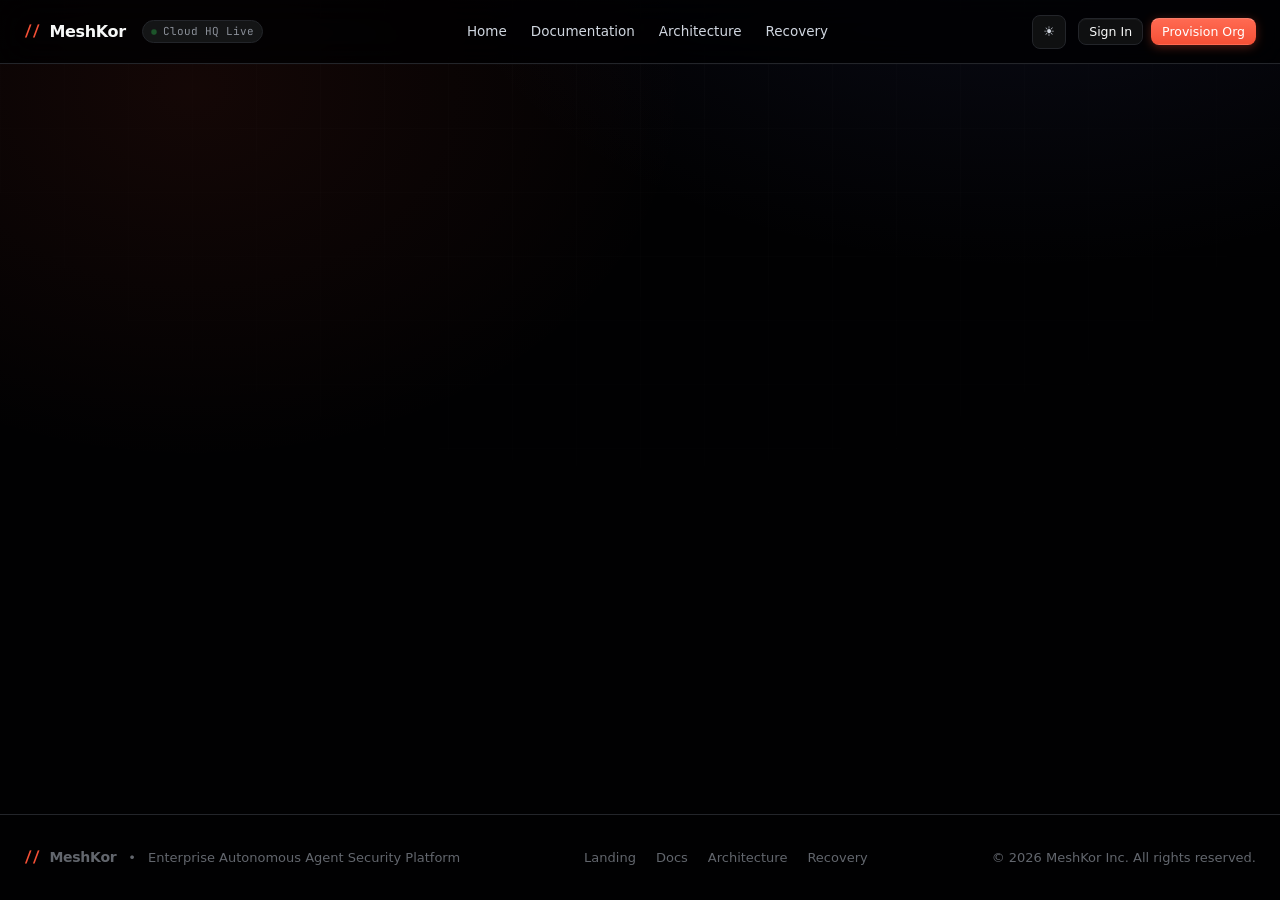
<file: frontend/landing_page/signin.html>
<!DOCTYPE html>
<html lang="en">
<head>
  <meta charset="UTF-8">
  <title>Sign In | MeshKor</title>
  <meta http-equiv="refresh" content="0; url=../dashboard/index.html">
  <link href="https://fonts.googleapis.com/css2?family=Inter:wght@400;500;600;700&family=JetBrains+Mono:wght@400;500&display=swap" rel="stylesheet">
  <link rel="stylesheet" href="styles.css">
</head>
<body style="display: flex; align-items: center; justify-content: center; min-height: 100vh; text-align: center;">
  <div class="field" aria-hidden="true"></div>
  <div style="background: var(--panel-2); border: 1px solid var(--line); border-radius: 20px; padding: 48px; max-width: 440px; position: relative; z-index: 1;">
    <h2 style="font-size: 24px; margin-bottom: 12px;">Redirecting to Dashboard...</h2>
    <p style="color: var(--muted); margin-bottom: 24px; font-size: 15px;">Organization onboarding and sign-in are managed inside the unified Organization Portal.</p>
    <a href="../dashboard/index.html" class="btn btn-primary" style="padding: 12px 24px;">Open Organization Portal →</a>
  </div>
</body>
</html>
</file>
<file: frontend/landing_page/styles.css>
:root {
  /* Dark Canvas System */
  --bg: #010102;
  --bg-2: #080a0f;
  --panel: #0f1011;
  --panel-2: #141516;
  --panel-3: #18191a;
  
  /* Accents & Lines */
  --primary: #F55036;
  --primary-hover: #FF6A52;
  --primary-glow: rgba(245, 80, 54, 0.4);
  --teal: #4fd1c5;
  --violet: #a78bfa;
  --green: #5fd18b;
  --amber: #f4c46b;
  
  --line: #23252a;
  --line-strong: #34343a;
  
  /* Text */
  --text: #f7f8f8;
  --muted: #d0d6e0;
  --muted-2: #8a8f98;
  
  /* Fonts */
  --mono: 'JetBrains Mono', 'Menlo', 'SF Mono', monospace;
  --sans: 'Inter', ui-sans-serif, system-ui, -apple-system, sans-serif;
  
  --maxw: 1200px;
}

* { box-sizing: border-box; }
html { scroll-behavior: smooth; }

body {
  margin: 0;
  background: var(--bg);
  color: var(--text);
  font-family: var(--sans);
  line-height: 1.6;
  -webkit-font-smoothing: antialiased;
  overflow-x: hidden;
}

a { color: inherit; text-decoration: none; }
::selection { background: var(--primary-glow); }

h1, h2, h3, h4 { line-height: 1.15; letter-spacing: -0.02em; margin: 0; font-weight: 600; }
p { margin: 0; }

.wrap { max-width: var(--maxw); margin: 0 auto; padding: 0 24px; }

/* Abstract Field Background */
.field {
  position: fixed; inset: 0; z-index: 0; pointer-events: none;
  background:
    radial-gradient(1000px 600px at 80% -10%, rgba(94,106,210,0.12), transparent 60%),
    radial-gradient(800px 600px at 10% 10%, rgba(79,209,197,0.08), transparent 62%),
    linear-gradient(var(--bg), var(--bg));
}
.field::after {
  content: ""; position: absolute; inset: 0; opacity: 0.4;
  background-image:
    linear-gradient(rgba(255,255,255,0.03) 1px, transparent 1px),
    linear-gradient(90deg, rgba(255,255,255,0.03) 1px, transparent 1px);
  background-size: 64px 64px;
  mask-image: radial-gradient(1200px 800px at 50% 0%, #000 0%, transparent 80%);
  -webkit-mask-image: radial-gradient(1200px 800px at 50% 0%, #000 0%, transparent 80%);
}

main, header, footer { position: relative; z-index: 1; }

/* Nav */
header {
  position: sticky; top: 0; z-index: 50;
  backdrop-filter: blur(16px);
  background: rgba(1, 1, 2, 0.75);
  border-bottom: 1px solid var(--line);
}
.nav { display: flex; align-items: center; justify-content: space-between; height: 64px; }
.brand { display: flex; align-items: center; gap: 12px; font-weight: 700; font-size: 18px; letter-spacing: -0.01em; }
.brand .eyebrow { color: var(--primary); font-family: var(--mono); font-size: 14px; font-weight: 500; }
.nav-links { display: flex; align-items: center; gap: 32px; }
.nav-links a { font-size: 14px; color: var(--muted); transition: color .2s; font-weight: 500; }
.nav-links a:hover { color: var(--text); }
@media (max-width: 820px) { .nav-links a.hide-m { display: none; } }

/* Buttons */
.btn {
  display: inline-flex; align-items: center; gap: 8px; font-family: var(--sans); font-size: 14px; font-weight: 600;
  padding: 10px 20px; border-radius: 8px; cursor: pointer; border: 1px solid transparent; transition: all .2s;
}
.btn-primary {
  background: linear-gradient(180deg, var(--primary-hover), var(--primary));
  color: #fff;
  border-top: 1px solid rgba(255,255,255,0.2);
  box-shadow: 0 4px 14px 0 rgba(245, 80, 54, 0.39);
}
.btn-primary:hover {
  transform: translateY(-1px);
  box-shadow: 0 6px 20px rgba(245, 80, 54, 0.6);
}
.btn-secondary {
  background: var(--panel-2);
  color: var(--text);
  border: 1px solid var(--line-strong);
  box-shadow: inset 0 1px 0 rgba(255,255,255,0.05);
}
.btn-secondary:hover {
  background: var(--panel-3);
  border-color: var(--primary);
}

/* Animations */
.reveal { opacity: 0; transform: translateY(20px); transition: opacity 0.8s cubic-bezier(0.16, 1, 0.3, 1), transform 0.8s cubic-bezier(0.16, 1, 0.3, 1); }
.reveal.in { opacity: 1; transform: none; }
@keyframes float { 0% { transform: translateY(0px); } 50% { transform: translateY(-12px); } 100% { transform: translateY(0px); } }
@keyframes pulseGlow { 0% { opacity: 0.4; transform: scale(1); } 50% { opacity: 0.7; transform: scale(1.1); } 100% { opacity: 0.4; transform: scale(1); } }

/* Hero */
.hero { padding: 120px 0 80px; }
.hero-grid { display: grid; grid-template-columns: 1.1fr 0.9fr; gap: 64px; align-items: center; }
.status-pill {
  font-family: var(--mono); font-size: 12px; color: var(--primary);
  border: 1px solid rgba(245, 80, 54, 0.4); border-radius: 999px; padding: 4px 12px;
  background: rgba(245, 80, 54, 0.1); display: inline-block; margin-bottom: 24px;
}
.hero h1 { font-size: clamp(42px, 5.5vw, 72px); font-weight: 700; letter-spacing: -2.5px; line-height: 1.05; }
.hero h1 .gradient-text {
  background: linear-gradient(135deg, #fff 0%, var(--primary-hover) 100%);
  -webkit-background-clip: text; -webkit-text-fill-color: transparent;
}
.hero .lede { font-size: clamp(18px, 2vw, 22px); color: var(--muted); margin-top: 24px; max-width: 44ch; line-height: 1.5; }
.hero-cta { display: flex; gap: 16px; margin-top: 40px; }
@media(max-width: 900px) { .hero-grid { grid-template-columns: 1fr; text-align: center; gap: 48px; } .hero-cta { justify-content: center; } }

/* Credential Card Mockup */
.cred-wrapper { position: relative; animation: float 6s ease-in-out infinite; }
.cred-glow {
  position: absolute; width: 300px; height: 300px; right: -50px; top: -50px; border-radius: 50%;
  background: radial-gradient(closest-side, var(--primary-glow), transparent); filter: blur(30px); animation: pulseGlow 4s ease-in-out infinite;
}
.cred {
  position: relative; border-radius: 20px; padding: 1px;
  background: linear-gradient(150deg, rgba(245, 80, 54, 0.5), rgba(79, 209, 197, 0.3), rgba(255,255,255,0.05));
  box-shadow: 0 40px 80px -20px rgba(0,0,0,1); z-index: 2;
}
.cred-inner {
  background: linear-gradient(180deg, var(--panel-2), var(--panel));
  border-radius: 19px; padding: 24px; overflow: hidden; backdrop-filter: blur(20px);
}
.cred-head { display: flex; justify-content: space-between; align-items: center; margin-bottom: 16px; }
.cred-head .who { font-family: var(--mono); font-size: 10px; letter-spacing: 0.15em; text-transform: uppercase; color: var(--muted-2); }
.chip {
  font-family: var(--mono); font-size: 9px; letter-spacing: 0.1em; text-transform: uppercase; color: var(--green);
  border: 1px solid rgba(95,209,139,0.3); border-radius: 999px; padding: 3px 8px; background: rgba(95,209,139,0.1);
}
.ain { font-family: var(--mono); font-size: clamp(13px, 1.8vw, 17px); letter-spacing: 0.02em; word-break: break-all; margin-bottom: 16px; }
.ain .k { color: var(--primary); } .ain .t { color: var(--teal); } .ain .e { color: #fff; } .ain .i { color: var(--amber); } .ain .h { color: var(--muted-2); }
.cred-foot {
  padding-top: 16px; border-top: 1px solid var(--line); display: grid; grid-template-columns: 1fr 1fr; gap: 12px;
}
.stat { font-family: var(--mono); font-size: 10px; color: var(--muted); display: flex; flex-direction: column; gap: 4px; }
.stat b { color: var(--text); font-weight: 600; font-size: 11.5px; }
.stat .ok { color: var(--green); }

/* Sections */
section { padding: 96px 0; border-top: 1px solid rgba(255,255,255,0.03); }
.sec-head { text-align: center; max-width: 700px; margin: 0 auto 64px; }
.sec-label { font-family: var(--mono); font-size: 13px; letter-spacing: 0.1em; text-transform: uppercase; color: var(--primary); display: block; margin-bottom: 16px; }
.sec-head h2 { font-size: clamp(32px, 4vw, 48px); font-weight: 700; letter-spacing: -1.5px; }
.sec-head p { color: var(--muted); margin-top: 20px; font-size: 18px; }

/* Grid Cards */
.cards { display: grid; gap: 24px; }
.cards.three { grid-template-columns: repeat(3, 1fr); }
.cards.two { grid-template-columns: repeat(2, 1fr); }
@media(max-width: 900px) { .cards.three, .cards.two { grid-template-columns: 1fr; } }
.card {
  background: linear-gradient(180deg, var(--panel-2), var(--panel));
  border: 1px solid var(--line); border-radius: 16px; padding: 32px;
  transition: all 0.3s cubic-bezier(0.4, 0, 0.2, 1); position: relative; overflow: hidden;
}
.card:hover { border-color: var(--primary-glow); transform: translateY(-4px); box-shadow: 0 12px 30px rgba(0,0,0,0.5); }
.card::before {
  content: ''; position: absolute; inset: 0;
  background: radial-gradient(800px circle at var(--mouse-x, 50%) var(--mouse-y, 50%), rgba(245, 80, 54, 0.06), transparent 40%);
  opacity: 0; transition: opacity 0.3s; pointer-events: none;
}
.card:hover::before { opacity: 1; }
.card-icon {
  width: 48px; height: 48px; border-radius: 12px; display: flex; align-items: center; justify-content: center;
  border: 1px solid var(--line-strong); background: rgba(255,255,255,0.02); margin-bottom: 24px; color: var(--primary);
}
.card h3 { font-size: 22px; font-weight: 600; margin-bottom: 12px; }
.card p { color: var(--muted); font-size: 15px; line-height: 1.6; }

/* Terminal Mockup */
.terminal {
  background: #010102; border: 1px solid var(--line-strong); border-radius: 16px;
  overflow: hidden; box-shadow: 0 30px 60px rgba(0,0,0,0.6); margin-top: 32px;
}
.term-header {
  background: var(--panel-2); padding: 12px 20px; display: flex; align-items: center; gap: 8px; border-bottom: 1px solid var(--line);
}
.term-dot { width: 12px; height: 12px; border-radius: 50%; }
.term-dot.r { background: #ff5f56; } .term-dot.y { background: #ffbd2e; } .term-dot.g { background: #27c93f; }
.term-body { padding: 32px; font-family: var(--mono); font-size: 14px; line-height: 1.7; color: var(--muted); overflow-x: auto; }
.term-body .cmd { color: #fff; } .term-body .arg { color: var(--teal); } .term-body .ok { color: var(--green); } .term-body .highlight { color: var(--primary); }
.typed-out { overflow: hidden; white-space: nowrap; border-right: 2px solid var(--primary); animation: typing 2s steps(40, end), blink .75s step-end infinite; }
@keyframes typing { from { width: 0 } to { width: 100% } }
@keyframes blink { from, to { border-color: transparent } 50% { border-color: var(--primary); } }

/* Slider Section */
.slider-container { position: relative; overflow: hidden; margin-top: 48px; border-radius: 20px; border: 1px solid var(--line); background: var(--panel-2); }
.slider-nav { display: flex; border-bottom: 1px solid var(--line); background: rgba(0,0,0,0.2); }
.slider-tab { flex: 1; padding: 20px; text-align: center; font-weight: 600; cursor: pointer; transition: 0.3s; color: var(--muted-2); }
.slider-tab:hover { color: var(--text); background: rgba(255,255,255,0.02); }
.slider-tab.active { color: var(--primary); border-bottom: 2px solid var(--primary); background: rgba(245, 80, 54, 0.05); }
.slider-content { position: relative; height: 400px; }
.slide { position: absolute; inset: 0; padding: 48px; display: flex; align-items: center; gap: 48px; opacity: 0; transform: translateX(20px); transition: 0.5s ease; pointer-events: none; }
.slide.active { opacity: 1; transform: translateX(0); pointer-events: all; }
.slide-text { flex: 1; }
.slide-text h3 { font-size: 32px; margin-bottom: 16px; color: var(--text); }
.slide-text p { font-size: 17px; color: var(--muted); margin-bottom: 24px; }
.slide-visual { flex: 1; display: flex; justify-content: center; }
@media(max-width: 900px) { .slide { flex-direction: column; padding: 32px; text-align: center; } .slider-content { height: auto; min-height: 500px; } .slider-nav { flex-direction: column; } }

/* Graphic Ornaments */
.cube-loader { width: 100px; height: 100px; position: relative; perspective: 1000px; margin: 0 auto; }
.cube { width: 100%; height: 100%; position: absolute; transform-style: preserve-3d; animation: rotateCube 10s infinite linear; }
.face { position: absolute; width: 100%; height: 100%; border: 2px solid var(--primary); background: rgba(245, 80, 54, 0.1); box-shadow: inset 0 0 20px rgba(245, 80, 54, 0.2); }
.front { transform: translateZ(50px); } .back { transform: rotateY(180deg) translateZ(50px); }
.right { transform: rotateY(90deg) translateZ(50px); } .left { transform: rotateY(-90deg) translateZ(50px); }
.top { transform: rotateX(90deg) translateZ(50px); } .bottom { transform: rotateX(-90deg) translateZ(50px); }
@keyframes rotateCube { 0% { transform: rotateX(0deg) rotateY(0deg); } 100% { transform: rotateX(360deg) rotateY(360deg); } }

/* CTA Banner */
.cta-banner {
  margin-top: 64px; background: radial-gradient(circle at center, rgba(245, 80, 54, 0.15) 0%, var(--panel) 100%);
  border: 1px solid var(--line-strong); border-radius: 24px; padding: 80px 40px; text-align: center; position: relative; overflow: hidden;
}
.cta-banner::after { content: ''; position: absolute; top: 0; left: 0; right: 0; height: 1px; background: linear-gradient(90deg, transparent, var(--primary), transparent); }

/* Footer */
footer { border-top: 1px solid var(--line); padding: 80px 0 40px; background: var(--bg-2); }
.foot-grid { display: grid; grid-template-columns: 2fr 1fr 1fr 1fr; gap: 48px; }
.foot-brand p { color: var(--muted); margin-top: 16px; font-size: 15px; max-width: 300px; }
.foot-col h4 { font-family: var(--mono); font-size: 12px; letter-spacing: 0.1em; text-transform: uppercase; color: var(--text); margin-bottom: 24px; }
.foot-col a { display: block; color: var(--muted-2); margin-bottom: 12px; font-size: 14.5px; transition: color .2s; }
.foot-col a:hover { color: var(--primary); }
.foot-base { margin-top: 80px; padding-top: 24px; border-top: 1px solid var(--line); display: flex; justify-content: space-between; font-family: var(--mono); font-size: 12px; color: var(--muted-2); }
@media(max-width: 900px) { .foot-grid { grid-template-columns: 1fr; } .foot-base { flex-direction: column; gap: 16px; text-align: center; } }
</file>
